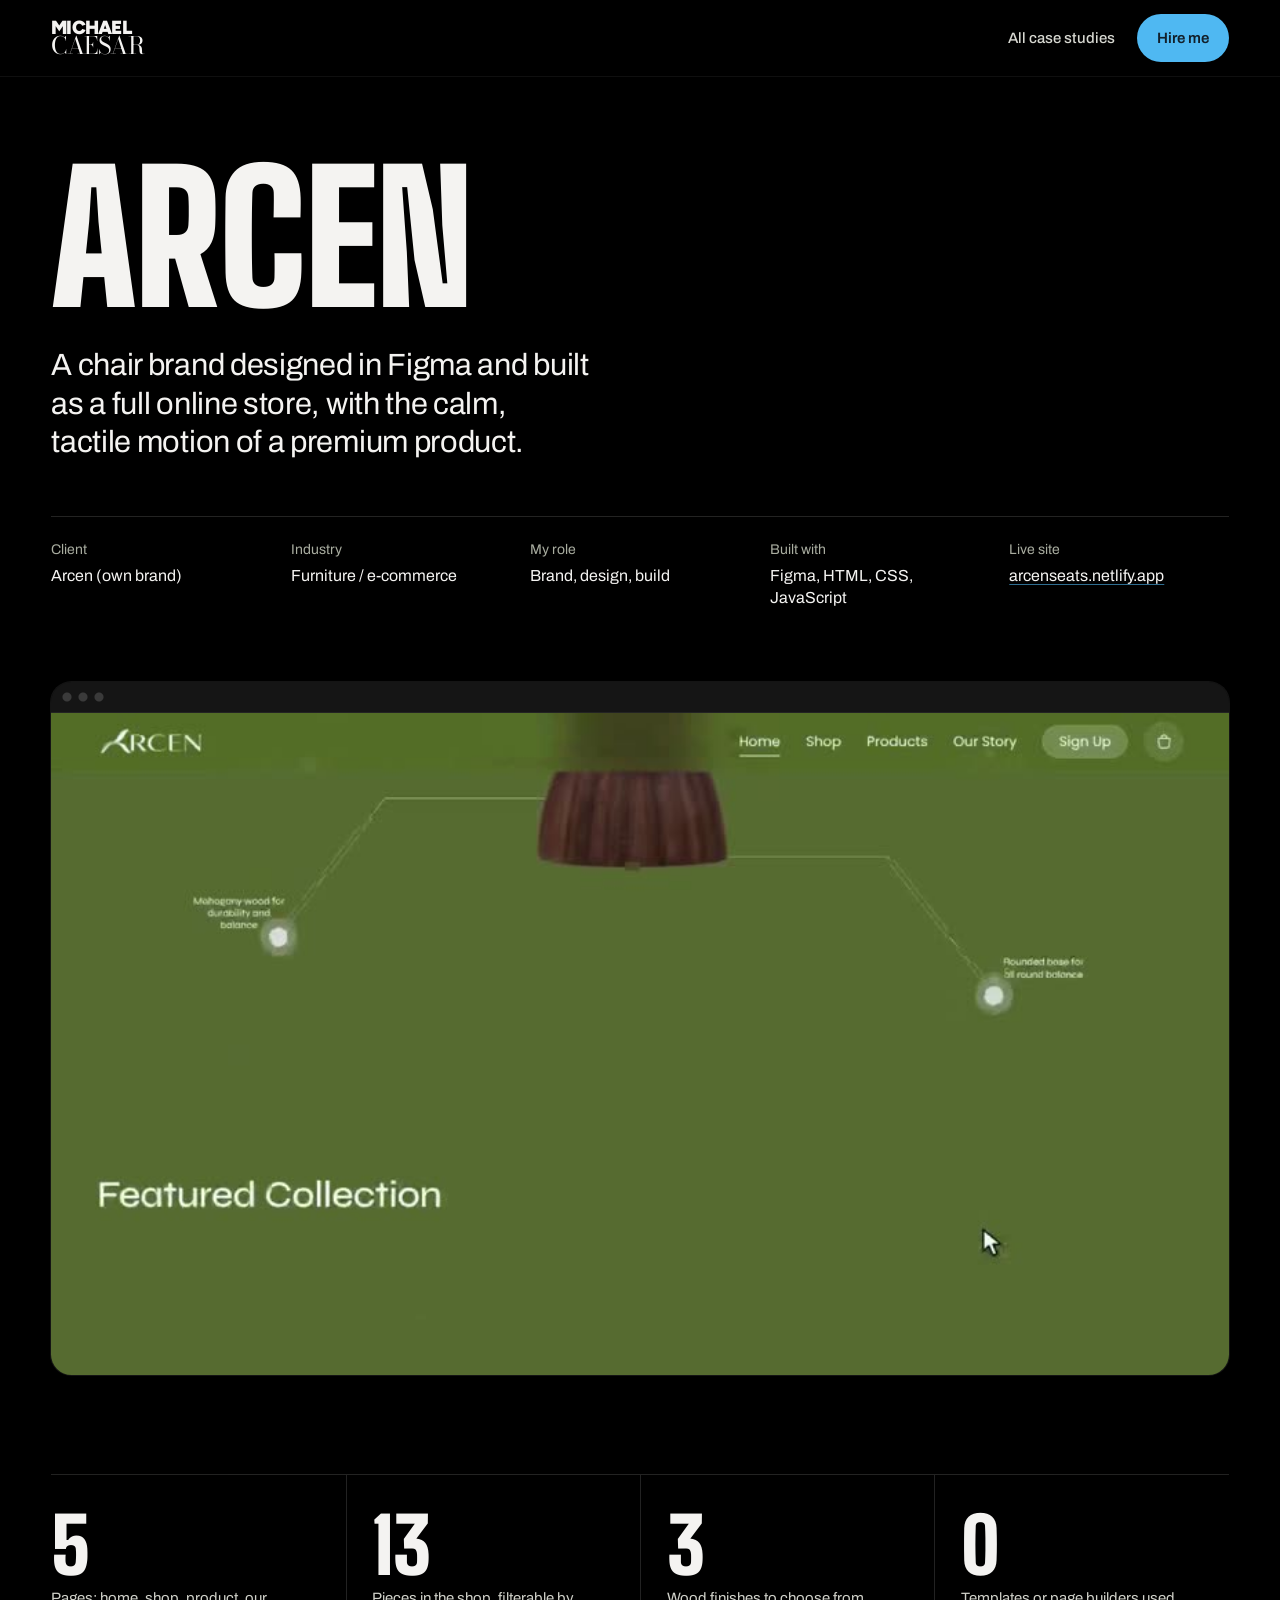
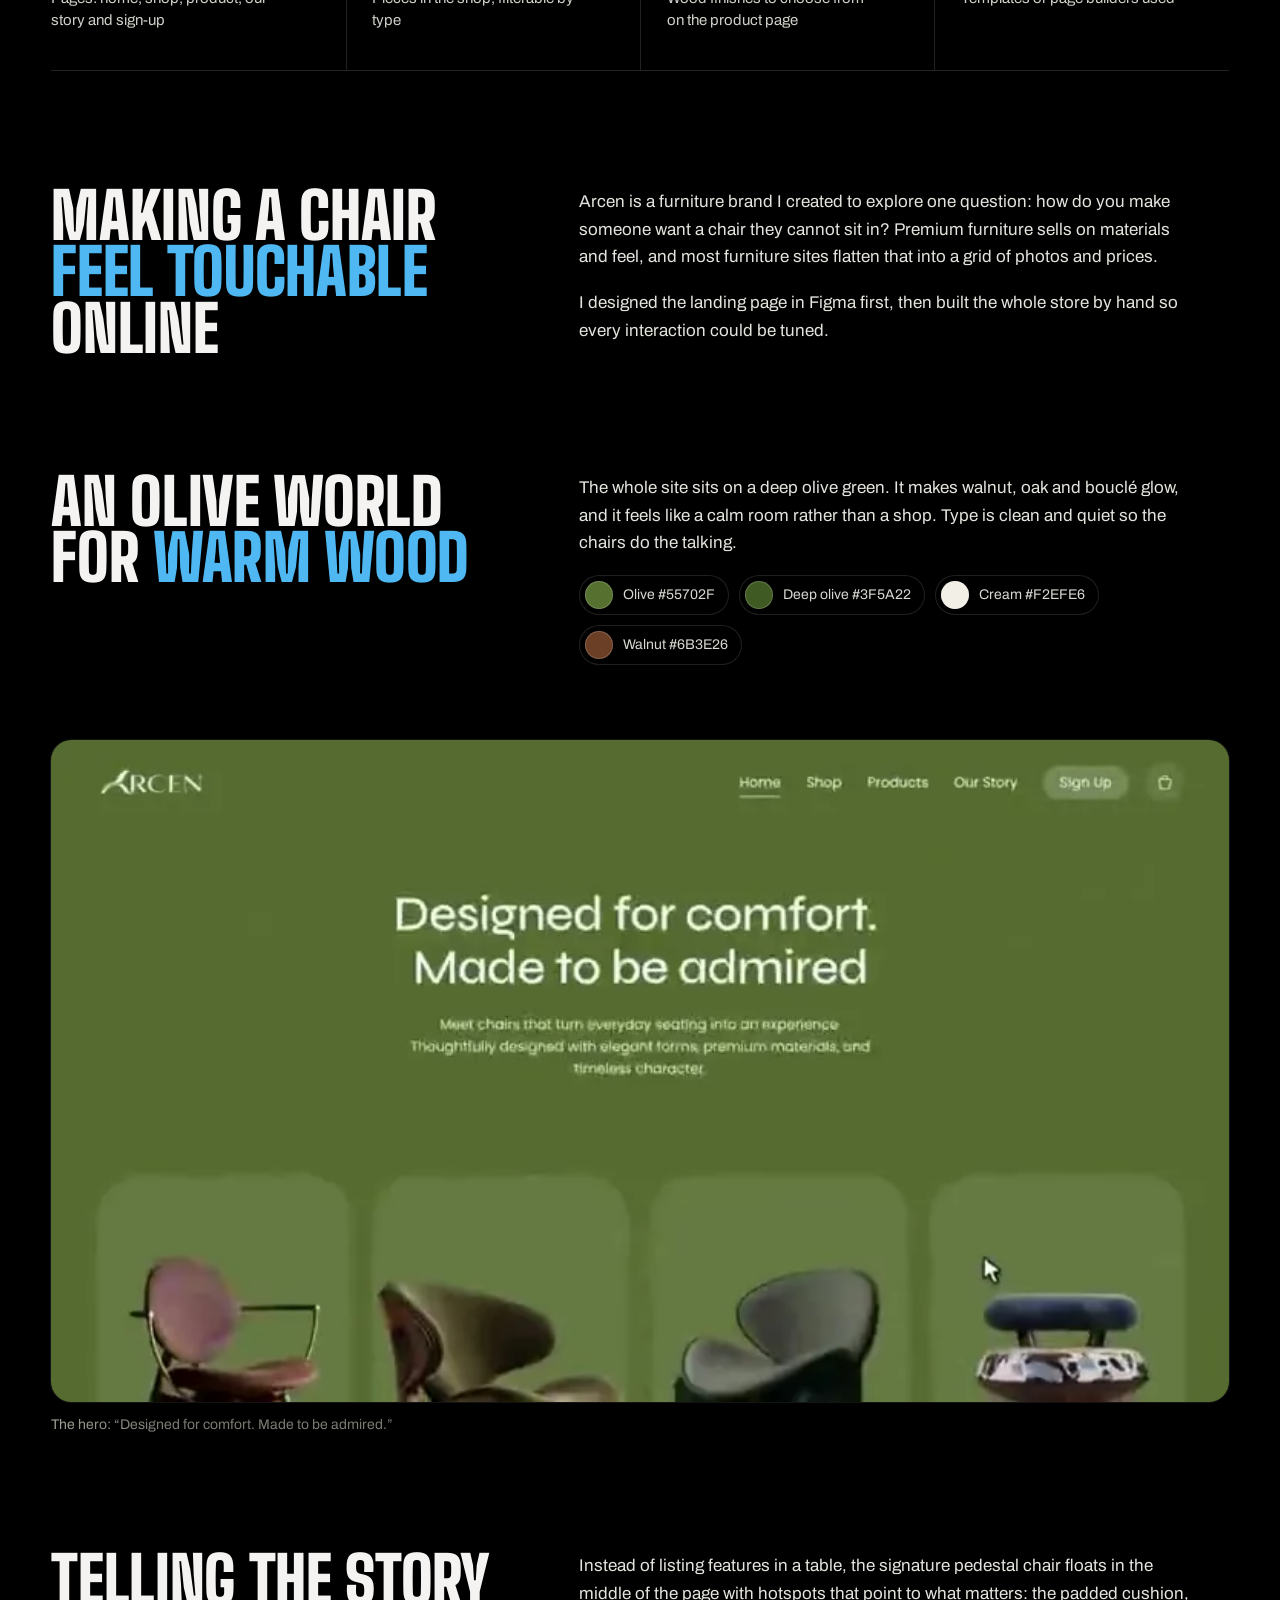
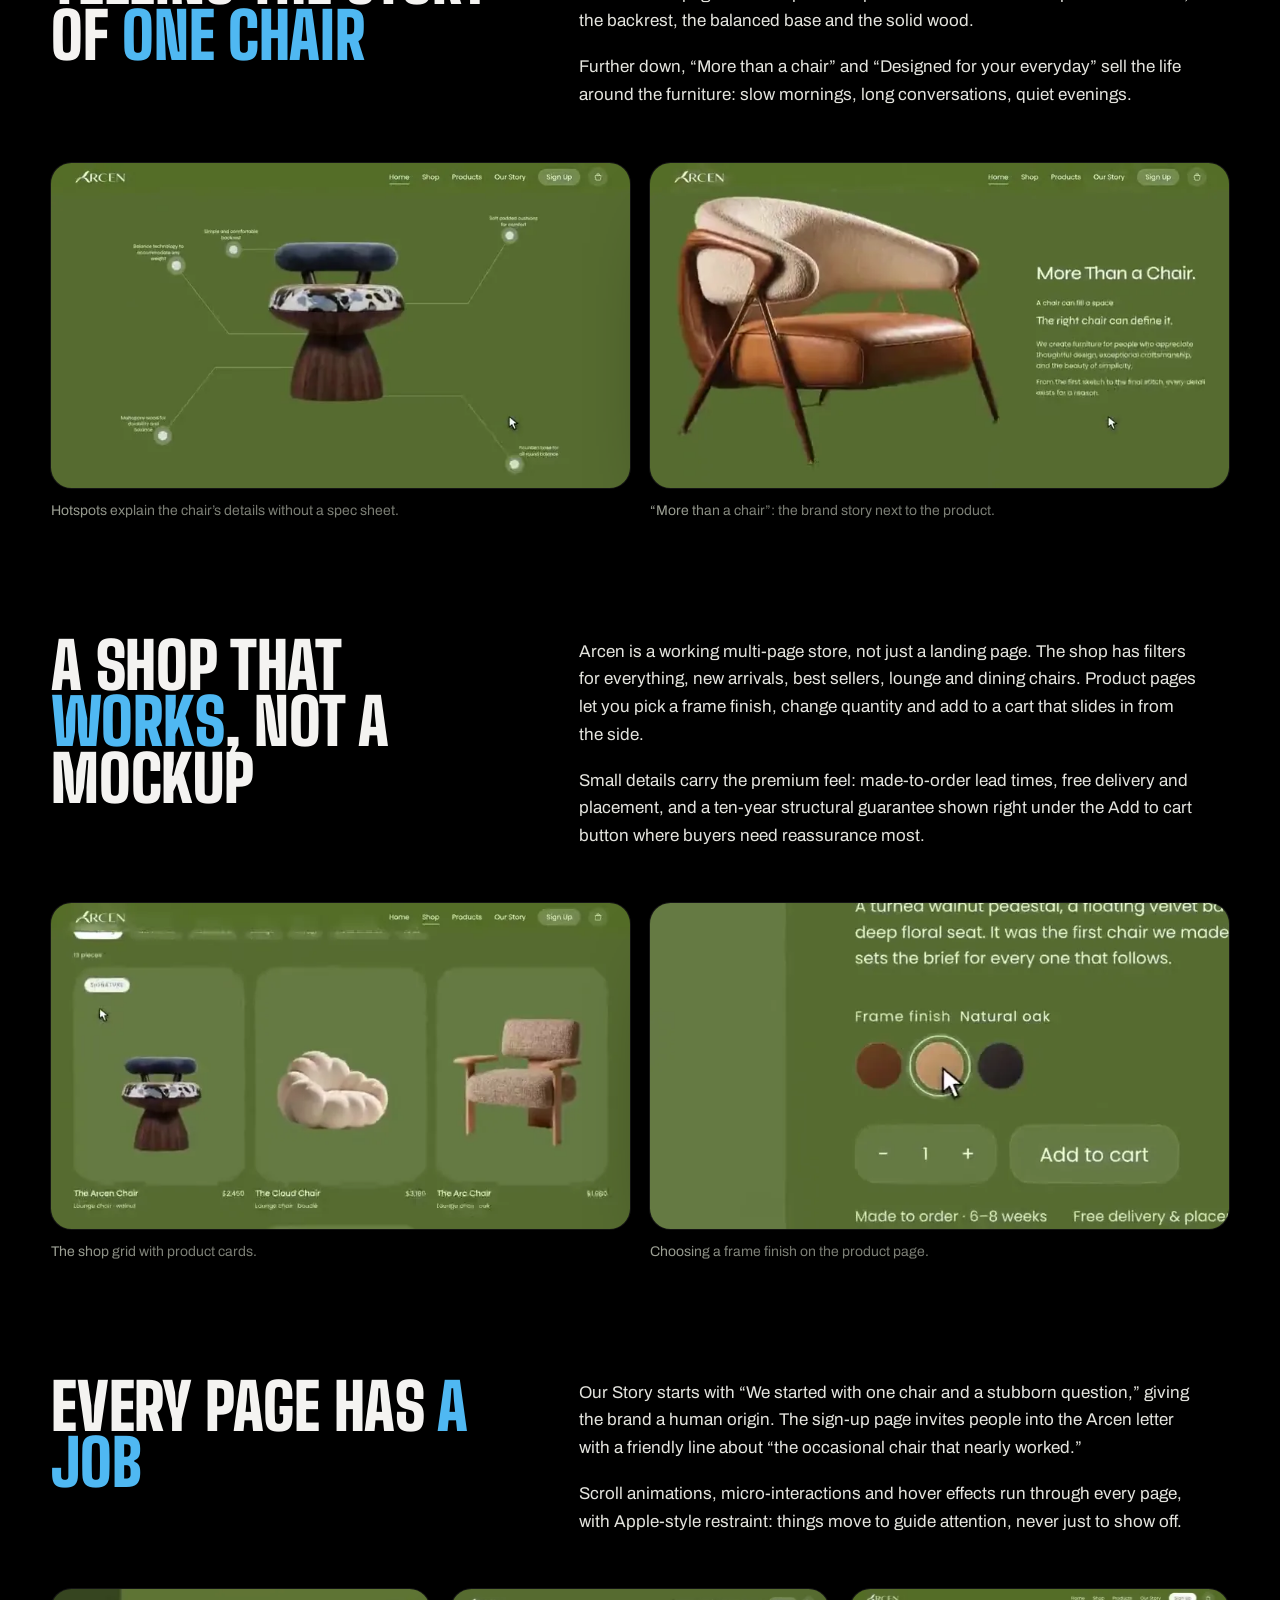
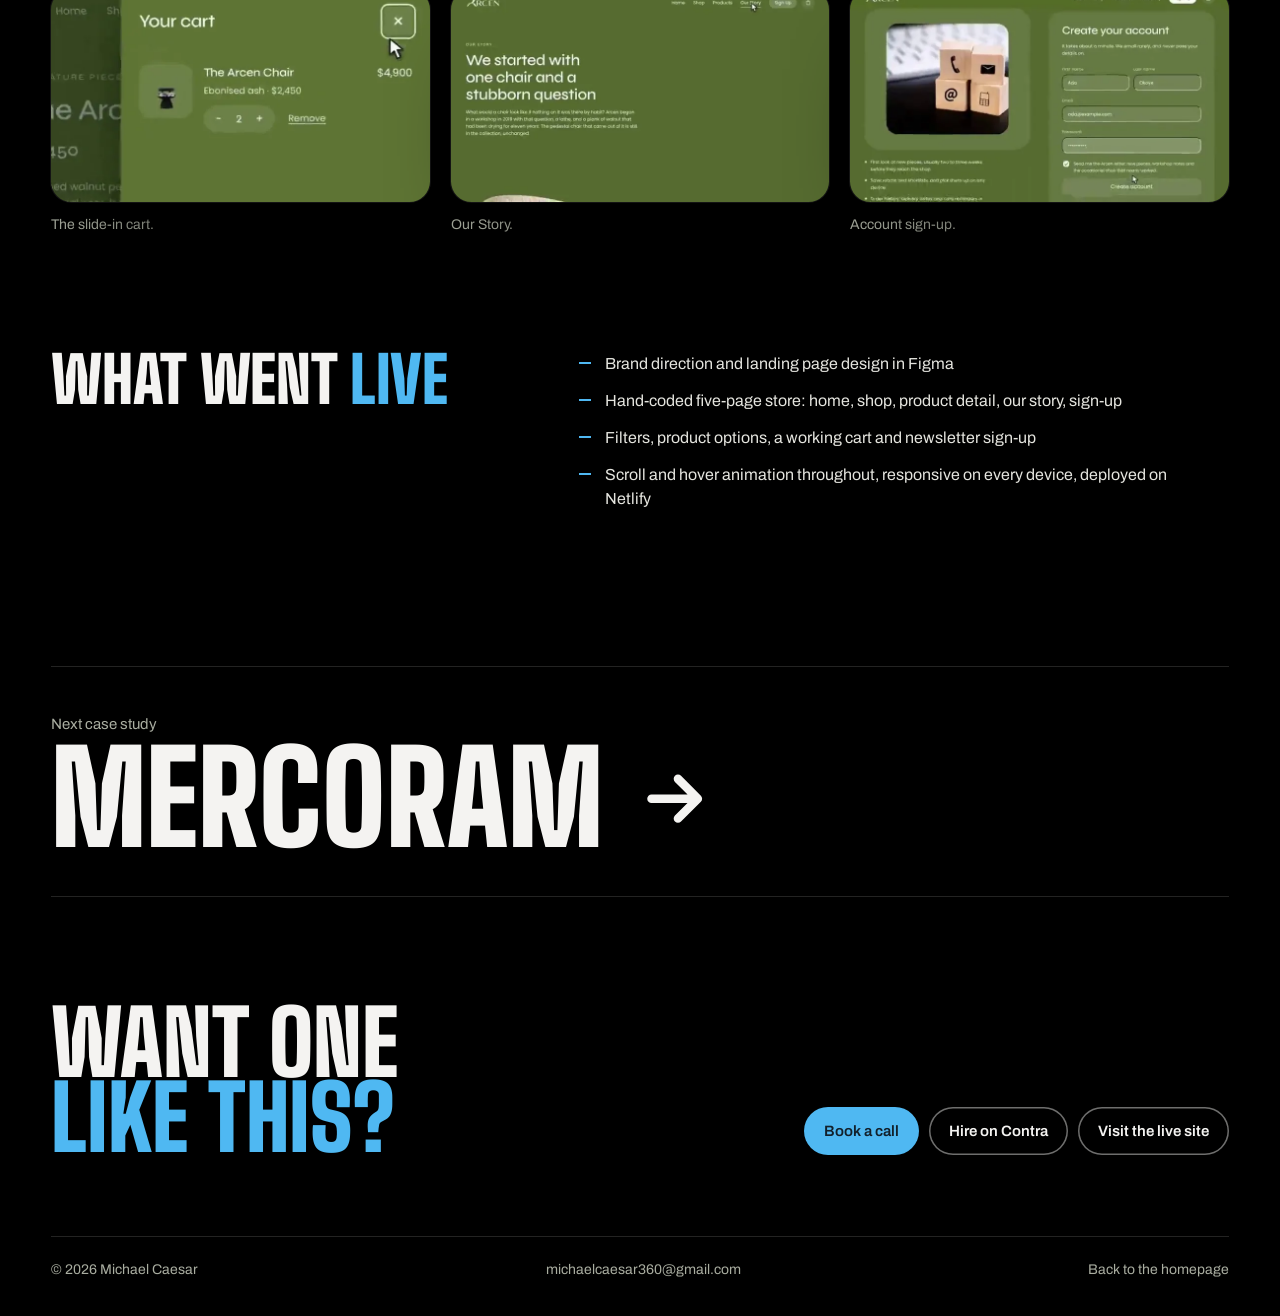
<file: arcen.html>
<!DOCTYPE html>
<html lang="en">
<head>
<meta charset="utf-8">
<meta name="viewport" content="width=device-width, initial-scale=1, viewport-fit=cover">
<title>Arcen — Furniture brand and online store | Michael Caesar</title>
<meta name="description" content="A chair brand designed in Figma and built as a full online store, with the calm, tactile motion of a premium product.">
<meta property="og:title" content="Arcen — Furniture brand and online store | Michael Caesar">
<meta property="og:description" content="A chair brand designed in Figma and built as a full online store, with the calm, tactile motion of a premium product.">
<meta property="og:image" content="../assets/img-13-23bdb1.jpg">
<link rel="preconnect" href="https://fonts.googleapis.com">
<link rel="preconnect" href="https://fonts.gstatic.com" crossorigin>
<link href="https://fonts.googleapis.com/css2?family=Big+Shoulders+Display:wght@800;900&family=Archivo:wght@400;500;600&family=Bodoni+Moda:opsz,wght@6..96,400&family=Figtree:wght@900&display=swap" rel="stylesheet">
<link rel="stylesheet" href="../assets/case.css">
</head>
<body>
<header class="bar">
  <a class="mark" href="../index.html" aria-label="Michael Caesar, home"><b>Michael</b><i>Caesar</i></a>
  <nav><a class="back" href="../index.html#cases">All case studies</a><a class="btn" href="https://contra.com/michaelcaesar360_01qebx1b" target="_blank" rel="noopener">Hire me</a></nav>
</header>
<main>
  <div class="wrap">
    <section class="hero">
      <h1>Arcen</h1>
      <p class="lead">A chair brand designed in Figma and built as a full online store, with the calm, tactile motion of a premium product.</p>
      <dl class="meta"><div><dt>Client</dt><dd>Arcen (own brand)</dd></div><div><dt>Industry</dt><dd>Furniture / e-commerce</dd></div><div><dt>My role</dt><dd>Brand, design, build</dd></div><div><dt>Built with</dt><dd>Figma, HTML, CSS, JavaScript</dd></div><div><dt>Live site</dt><dd><a href="https://arcenseats.netlify.app" target="_blank" rel="noopener">arcenseats.netlify.app</a></dd></div></dl>
    </section>
    <figure class="showcase rv"><div class="frame browser"><video src="../assets/video-06-21724f.mp4" poster="../assets/img-13-23bdb1.jpg" muted loop playsinline autoplay preload="metadata" aria-label="Arcen project walkthrough"></video></div></figure>
    <div class="facts"><div class="rv"><b>5</b><span>Pages: home, shop, product, our story and sign-up</span></div><div class="rv"><b>13</b><span>Pieces in the shop, filterable by type</span></div><div class="rv"><b>3</b><span>Wood finishes to choose from on the product page</span></div><div class="rv"><b>0</b><span>Templates or page builders used</span></div></div>
    <section class="ch rv"><h2>Making a chair <em>feel touchable</em> online</h2><div class="txt"><p>Arcen is a furniture brand I created to explore one question: how do you make someone want a chair they cannot sit in? Premium furniture sells on materials and feel, and most furniture sites flatten that into a grid of photos and prices.</p><p>I designed the landing page in Figma first, then built the whole store by hand so every interaction could be tuned.</p></div></section><section class="ch rv"><h2>An olive world for <em>warm wood</em></h2><div class="txt"><p>The whole site sits on a deep olive green. It makes walnut, oak and bouclé glow, and it feels like a calm room rather than a shop. Type is clean and quiet so the chairs do the talking.</p><div class="swatches"><span class="sw"><i style="background:#55702F"></i>Olive #55702F</span><span class="sw"><i style="background:#3F5A22"></i>Deep olive #3F5A22</span><span class="sw"><i style="background:#F2EFE6"></i>Cream #F2EFE6</span><span class="sw"><i style="background:#6B3E26"></i>Walnut #6B3E26</span></div></div></section><div class="shots"><figure class="rv"><div class="frame"><img src="../assets/cs/arcen-1.webp" alt="The hero: “Designed for comfort. Made to be admired.”" loading="lazy"></div><figcaption>The hero: “Designed for comfort. Made to be admired.”</figcaption></figure></div><section class="ch rv"><h2>Telling the story of <em>one chair</em></h2><div class="txt"><p>Instead of listing features in a table, the signature pedestal chair floats in the middle of the page with hotspots that point to what matters: the padded cushion, the backrest, the balanced base and the solid wood.</p><p>Further down, “More than a chair” and “Designed for your everyday” sell the life around the furniture: slow mornings, long conversations, quiet evenings.</p></div></section><div class="shots two"><figure class="rv"><div class="frame"><img src="../assets/cs/arcen-2.webp" alt="Hotspots explain the chair’s details without a spec sheet." loading="lazy"></div><figcaption>Hotspots explain the chair’s details without a spec sheet.</figcaption></figure><figure class="rv"><div class="frame"><img src="../assets/cs/arcen-3.webp" alt="“More than a chair”: the brand story next to the product." loading="lazy"></div><figcaption>“More than a chair”: the brand story next to the product.</figcaption></figure></div><section class="ch rv"><h2>A shop that <em>works</em>, not a mockup</h2><div class="txt"><p>Arcen is a working multi-page store, not just a landing page. The shop has filters for everything, new arrivals, best sellers, lounge and dining chairs. Product pages let you pick a frame finish, change quantity and add to a cart that slides in from the side.</p><p>Small details carry the premium feel: made-to-order lead times, free delivery and placement, and a ten-year structural guarantee shown right under the Add to cart button where buyers need reassurance most.</p></div></section><div class="shots two"><figure class="rv"><div class="frame"><img src="../assets/cs/arcen-4.webp" alt="The shop grid with product cards." loading="lazy"></div><figcaption>The shop grid with product cards.</figcaption></figure><figure class="rv"><div class="frame"><img src="../assets/cs/arcen-5.webp" alt="Choosing a frame finish on the product page." loading="lazy"></div><figcaption>Choosing a frame finish on the product page.</figcaption></figure></div><section class="ch rv"><h2>Every page has <em>a job</em></h2><div class="txt"><p>Our Story starts with “We started with one chair and a stubborn question,” giving the brand a human origin. The sign-up page invites people into the Arcen letter with a friendly line about “the occasional chair that nearly worked.”</p><p>Scroll animations, micro-interactions and hover effects run through every page, with Apple-style restraint: things move to guide attention, never just to show off.</p></div></section><div class="shots three"><figure class="rv"><div class="frame"><img src="../assets/cs/arcen-6.webp" alt="The slide-in cart." loading="lazy"></div><figcaption>The slide-in cart.</figcaption></figure><figure class="rv"><div class="frame"><img src="../assets/cs/arcen-7.webp" alt="Our Story." loading="lazy"></div><figcaption>Our Story.</figcaption></figure><figure class="rv"><div class="frame"><img src="../assets/cs/arcen-8.webp" alt="Account sign-up." loading="lazy"></div><figcaption>Account sign-up.</figcaption></figure></div>
    
    <section class="ch rv"><h2>What went <em>live</em></h2><div class="txt"><ul><li>Brand direction and landing page design in Figma</li><li>Hand-coded five-page store: home, shop, product detail, our story, sign-up</li><li>Filters, product options, a working cart and newsletter sign-up</li><li>Scroll and hover animation throughout, responsive on every device, deployed on Netlify</li></ul></div></section>
    <a class="next" href="mercoram.html"><span>Next case study</span><b>Mercoram <svg viewBox="0 0 24 24" aria-hidden="true"><path d="M5 12h13M13 6l6 6-6 6" fill="none" stroke="currentColor" stroke-width="2.6" stroke-linecap="round" stroke-linejoin="round"/></svg></b></a>
    <section class="cta">
      <h2>Want one<span>like this?</span></h2>
      <div class="btns"><a class="btn" href="https://calendly.com/michaelcaesar360" target="_blank" rel="noopener">Book a call</a><a class="btn line" href="https://contra.com/michaelcaesar360_01qebx1b" target="_blank" rel="noopener">Hire on Contra</a><a class="btn line" href="https://arcenseats.netlify.app" target="_blank" rel="noopener">Visit the live site</a></div>
    </section>
    <footer class="foot"><span>&copy; 2026 Michael Caesar</span><a href="mailto:michaelcaesar360@gmail.com">michaelcaesar360@gmail.com</a><a href="../index.html">Back to the homepage</a></footer>
  </div>
</main>
<script>
(function(){
  var io=new IntersectionObserver(function(es){es.forEach(function(e){if(e.isIntersecting){e.target.classList.add('in');io.unobserve(e.target);}});},{threshold:.12,rootMargin:'0px 0px -5% 0px'});
  document.querySelectorAll('.rv').forEach(function(el){io.observe(el);});
  var v=document.querySelector('.showcase video');
  if(v){new IntersectionObserver(function(es){es.forEach(function(e){e.isIntersecting?v.play().catch(function(){}):v.pause();});}).observe(v);}
})();
</script>
</body>
</html>
</file>
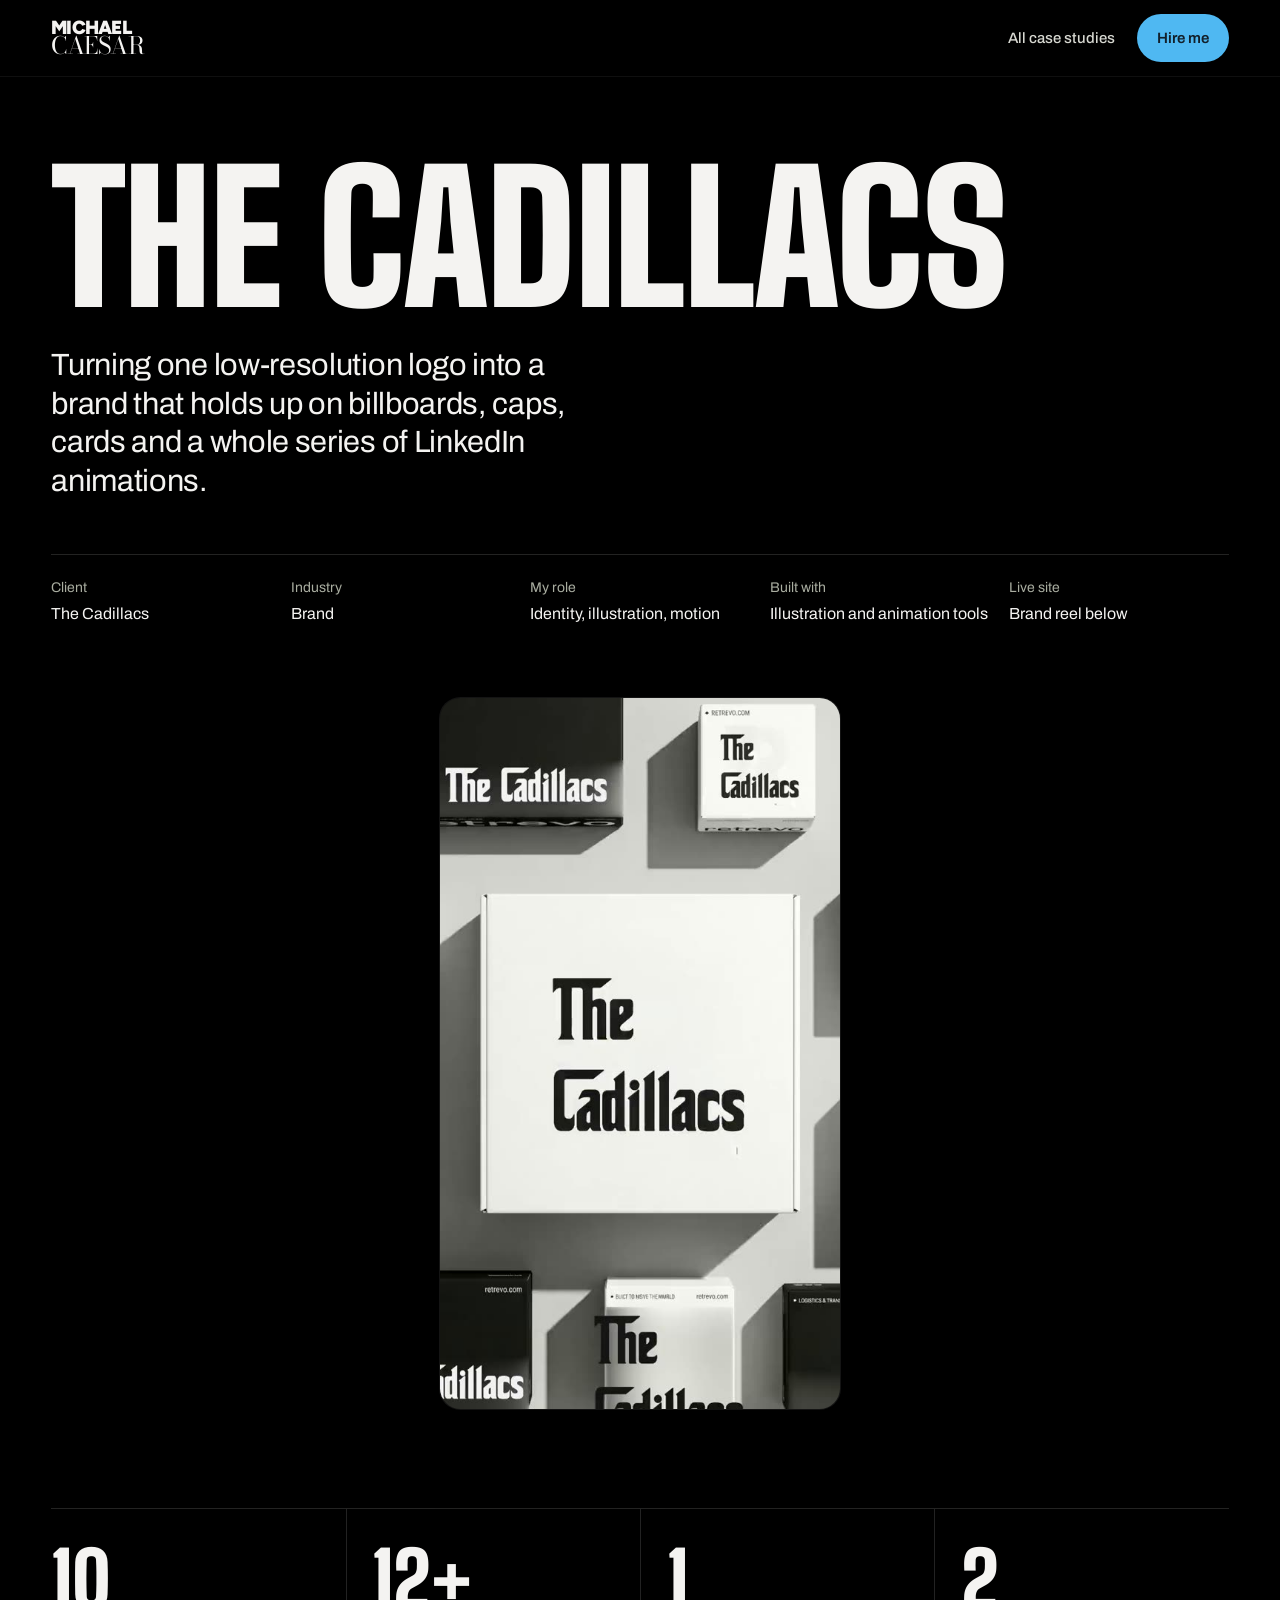
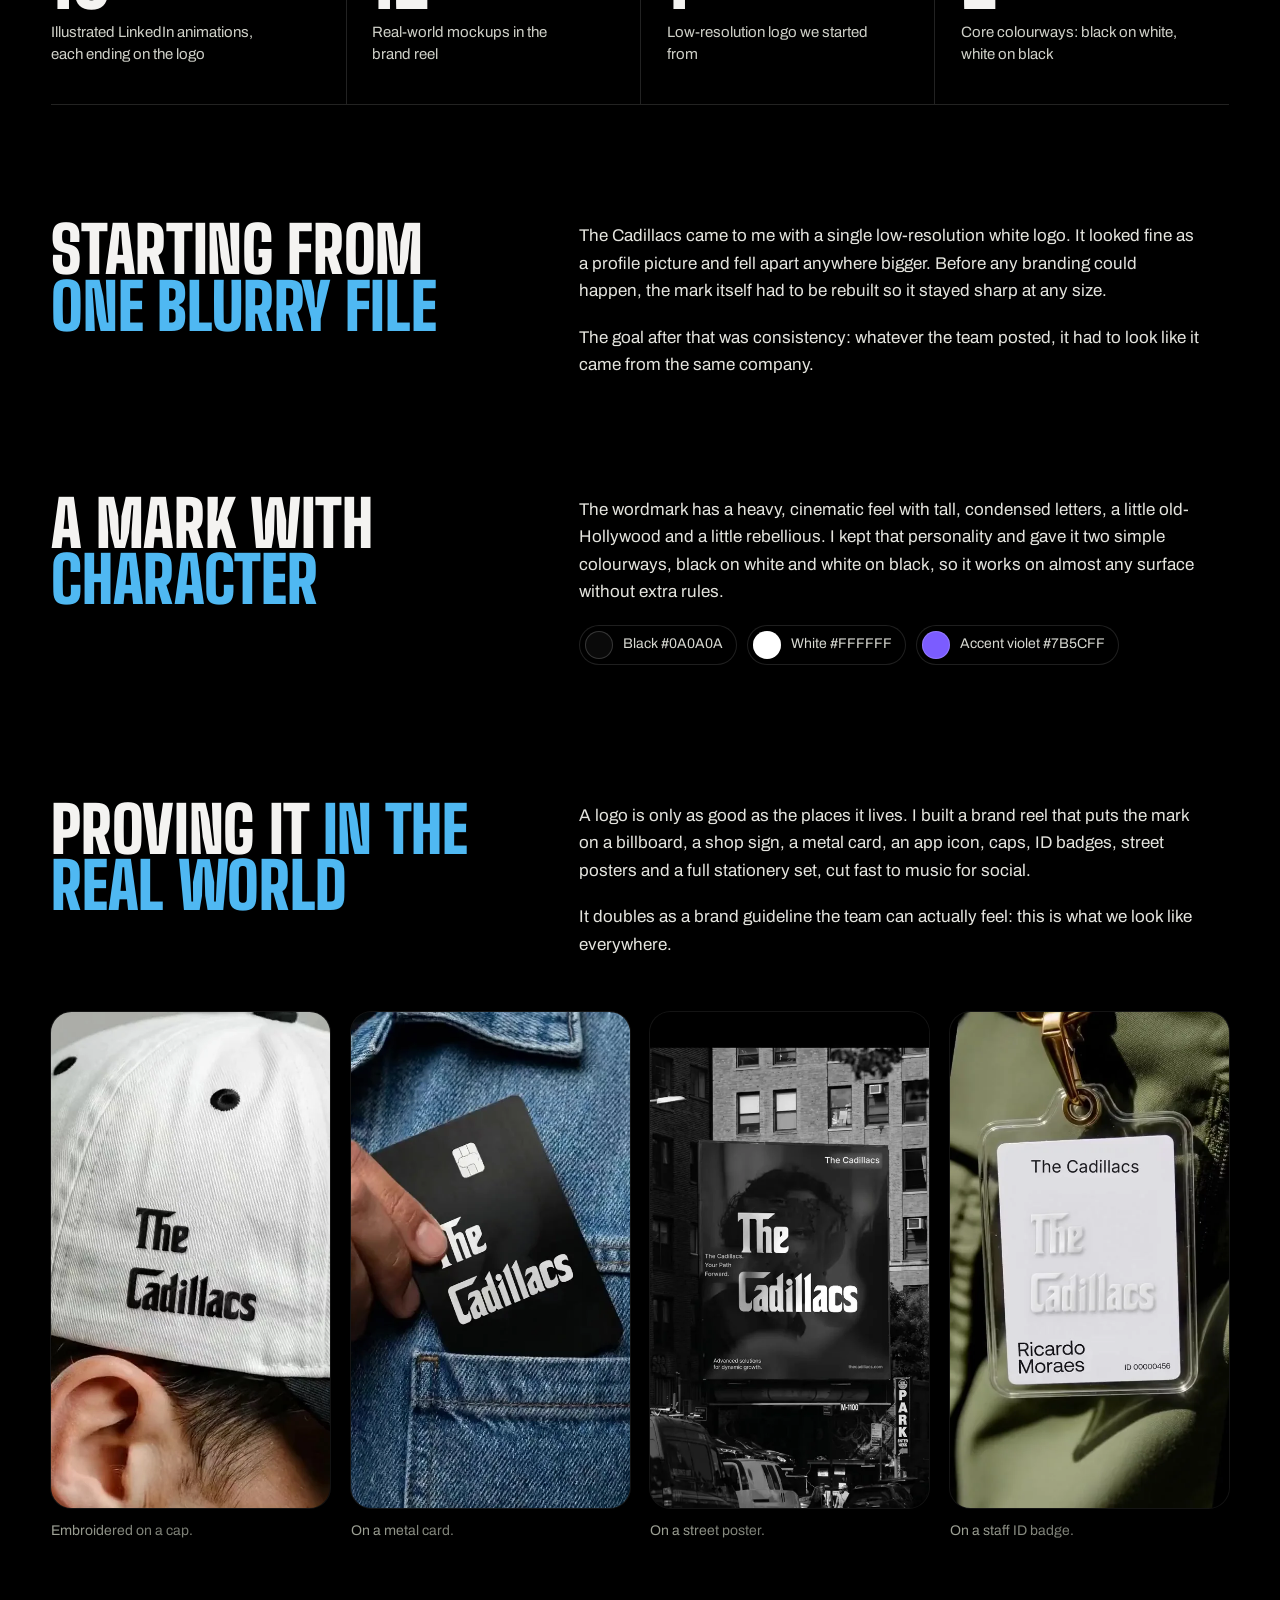
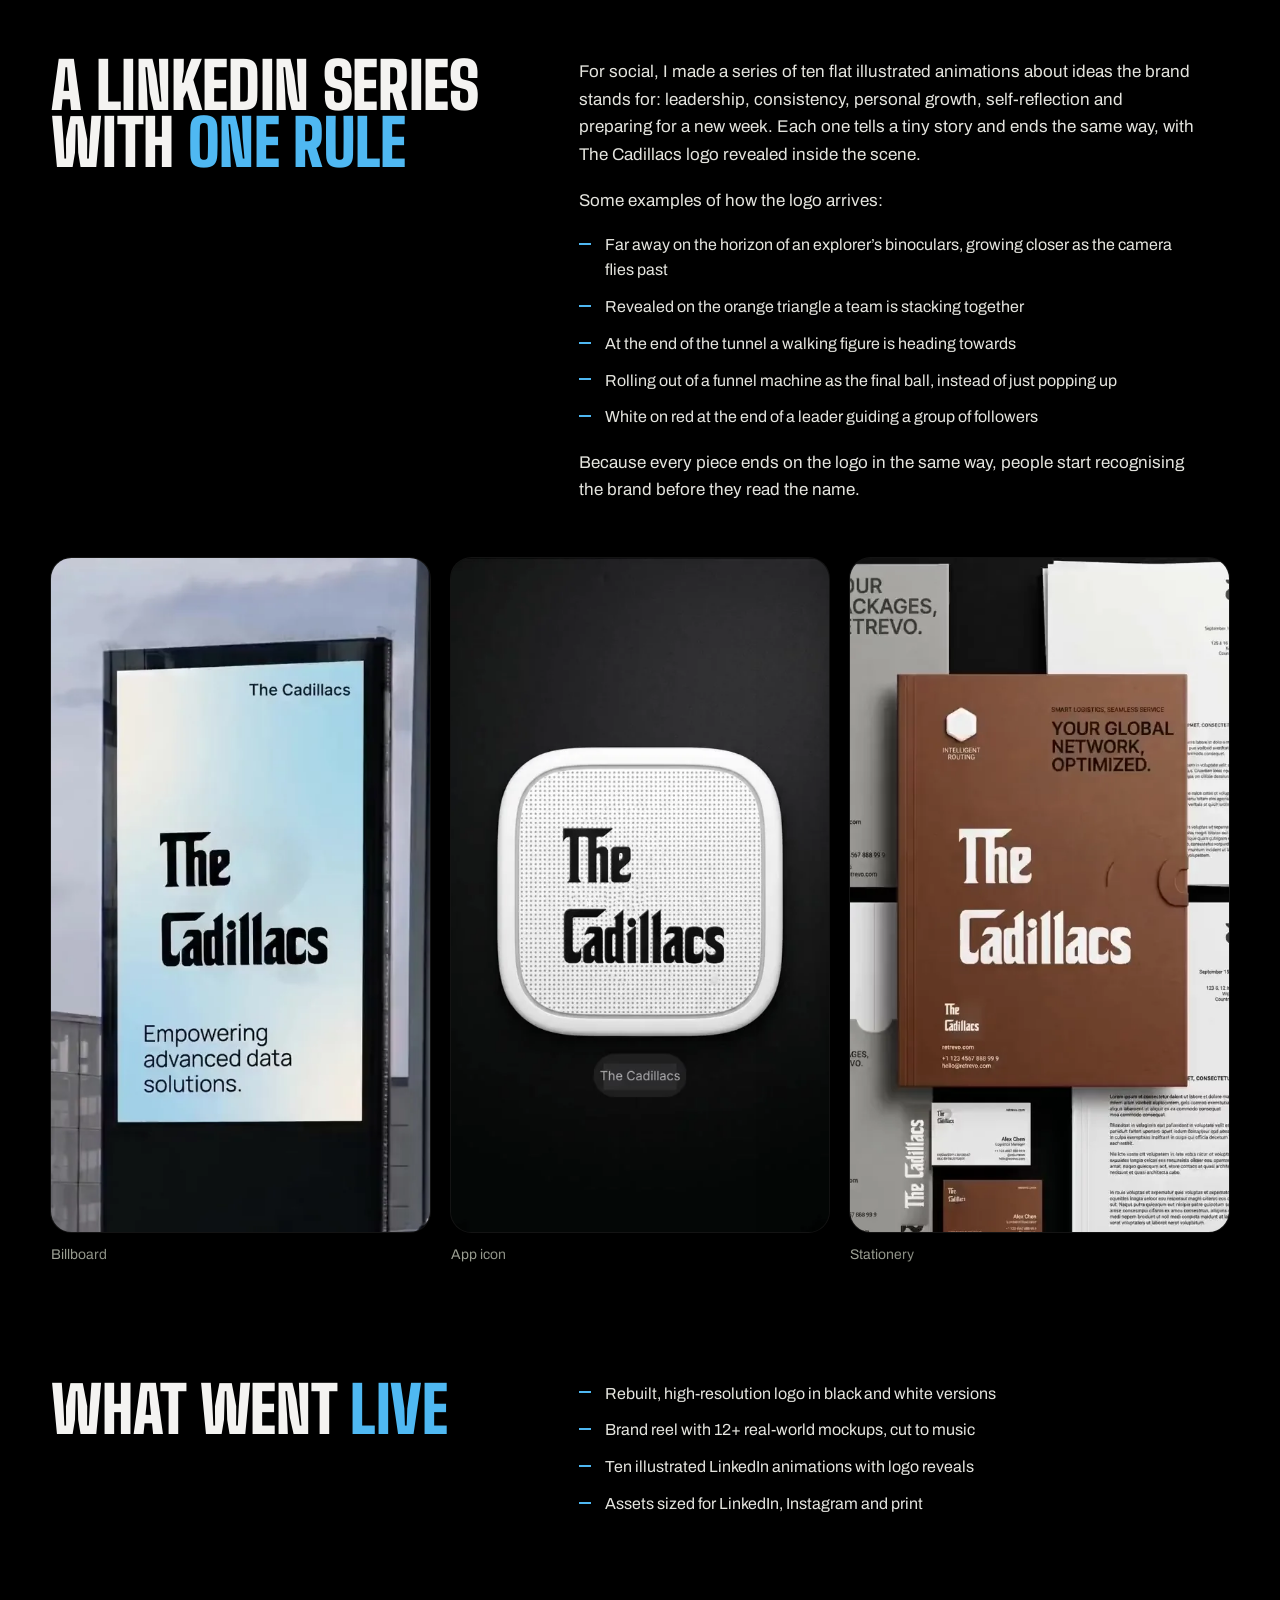
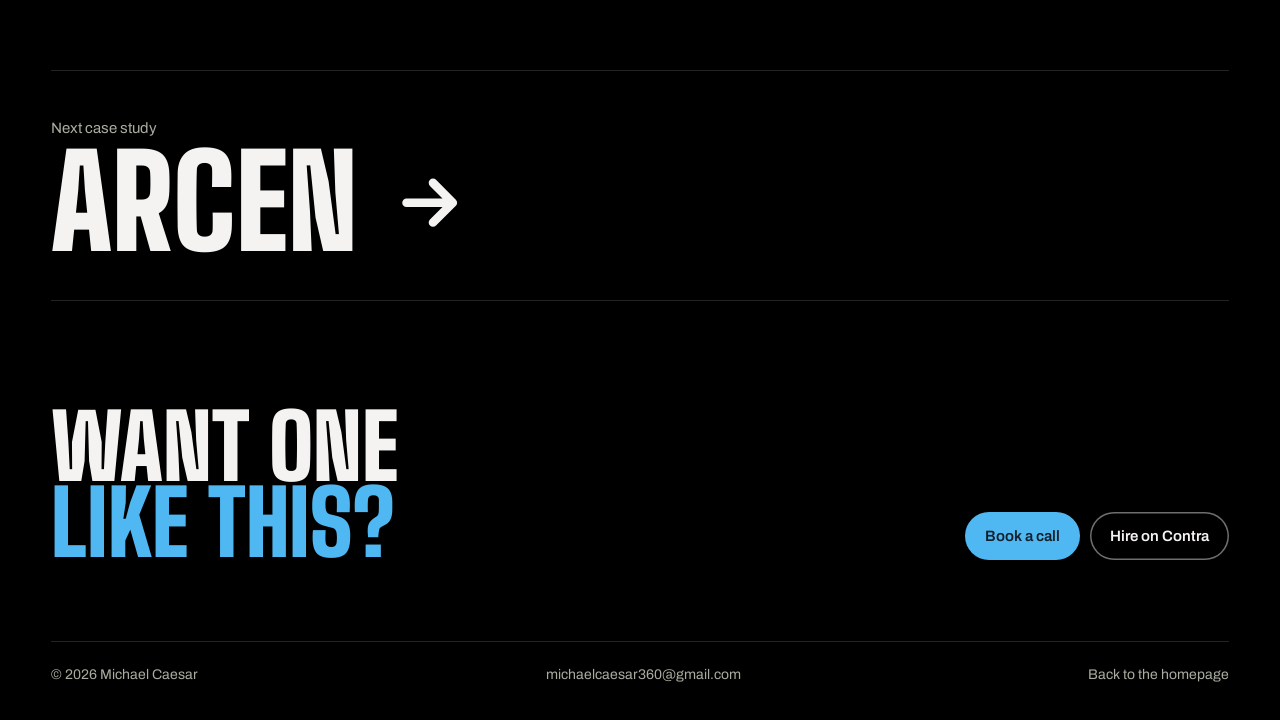
<file: cadillacs.html>
<!DOCTYPE html>
<html lang="en">
<head>
<meta charset="utf-8">
<meta name="viewport" content="width=device-width, initial-scale=1, viewport-fit=cover">
<title>The Cadillacs — Brand identity and motion | Michael Caesar</title>
<meta name="description" content="Turning one low-resolution logo into a brand that holds up on billboards, caps, cards and a whole series of LinkedIn animations.">
<meta property="og:title" content="The Cadillacs — Brand identity and motion | Michael Caesar">
<meta property="og:description" content="Turning one low-resolution logo into a brand that holds up on billboards, caps, cards and a whole series of LinkedIn animations.">
<meta property="og:image" content="../assets/cadillacs-reel.jpg">
<link rel="preconnect" href="https://fonts.googleapis.com">
<link rel="preconnect" href="https://fonts.gstatic.com" crossorigin>
<link href="https://fonts.googleapis.com/css2?family=Big+Shoulders+Display:wght@800;900&family=Archivo:wght@400;500;600&family=Bodoni+Moda:opsz,wght@6..96,400&family=Figtree:wght@900&display=swap" rel="stylesheet">
<link rel="stylesheet" href="../assets/case.css">
</head>
<body>
<header class="bar">
  <a class="mark" href="../index.html" aria-label="Michael Caesar, home"><b>Michael</b><i>Caesar</i></a>
  <nav><a class="back" href="../index.html#cases">All case studies</a><a class="btn" href="https://contra.com/michaelcaesar360_01qebx1b" target="_blank" rel="noopener">Hire me</a></nav>
</header>
<main>
  <div class="wrap">
    <section class="hero">
      <h1>The Cadillacs</h1>
      <p class="lead">Turning one low-resolution logo into a brand that holds up on billboards, caps, cards and a whole series of LinkedIn animations.</p>
      <dl class="meta"><div><dt>Client</dt><dd>The Cadillacs</dd></div><div><dt>Industry</dt><dd>Brand</dd></div><div><dt>My role</dt><dd>Identity, illustration, motion</dd></div><div><dt>Built with</dt><dd>Illustration and animation tools</dd></div><div><dt>Live site</dt><dd>Brand reel below</dd></div></dl>
    </section>
    <figure class="showcase rv"><div class="frame tall"><video src="../assets/cadillacs-reel.mp4" poster="../assets/cadillacs-reel.jpg" muted loop playsinline autoplay preload="metadata" aria-label="The Cadillacs project walkthrough"></video></div></figure>
    <div class="facts"><div class="rv"><b>10</b><span>Illustrated LinkedIn animations, each ending on the logo</span></div><div class="rv"><b>12+</b><span>Real-world mockups in the brand reel</span></div><div class="rv"><b>1</b><span>Low-resolution logo we started from</span></div><div class="rv"><b>2</b><span>Core colourways: black on white, white on black</span></div></div>
    <section class="ch rv"><h2>Starting from <em>one blurry file</em></h2><div class="txt"><p>The Cadillacs came to me with a single low-resolution white logo. It looked fine as a profile picture and fell apart anywhere bigger. Before any branding could happen, the mark itself had to be rebuilt so it stayed sharp at any size.</p><p>The goal after that was consistency: whatever the team posted, it had to look like it came from the same company.</p></div></section><section class="ch rv"><h2>A mark with <em>character</em></h2><div class="txt"><p>The wordmark has a heavy, cinematic feel with tall, condensed letters, a little old-Hollywood and a little rebellious. I kept that personality and gave it two simple colourways, black on white and white on black, so it works on almost any surface without extra rules.</p><div class="swatches"><span class="sw"><i style="background:#0A0A0A"></i>Black #0A0A0A</span><span class="sw"><i style="background:#FFFFFF"></i>White #FFFFFF</span><span class="sw"><i style="background:#7B5CFF"></i>Accent violet #7B5CFF</span></div></div></section><section class="ch rv"><h2>Proving it <em>in the real world</em></h2><div class="txt"><p>A logo is only as good as the places it lives. I built a brand reel that puts the mark on a billboard, a shop sign, a metal card, an app icon, caps, ID badges, street posters and a full stationery set, cut fast to music for social.</p><p>It doubles as a brand guideline the team can actually feel: this is what we look like everywhere.</p></div></section><div class="shots portrait"><figure class="rv"><div class="frame"><img src="../assets/cs/cadillacs-2.webp" alt="Embroidered on a cap." loading="lazy"></div><figcaption>Embroidered on a cap.</figcaption></figure><figure class="rv"><div class="frame"><img src="../assets/cs/cadillacs-4.webp" alt="On a metal card." loading="lazy"></div><figcaption>On a metal card.</figcaption></figure><figure class="rv"><div class="frame"><img src="../assets/cs/cadillacs-5.webp" alt="On a street poster." loading="lazy"></div><figcaption>On a street poster.</figcaption></figure><figure class="rv"><div class="frame"><img src="../assets/cs/cadillacs-8.webp" alt="On a staff ID badge." loading="lazy"></div><figcaption>On a staff ID badge.</figcaption></figure></div><section class="ch rv"><h2>A LinkedIn series with <em>one rule</em></h2><div class="txt"><p>For social, I made a series of ten flat illustrated animations about ideas the brand stands for: leadership, consistency, personal growth, self-reflection and preparing for a new week. Each one tells a tiny story and ends the same way, with The Cadillacs logo revealed inside the scene.</p><p>Some examples of how the logo arrives:</p><ul><li>Far away on the horizon of an explorer’s binoculars, growing closer as the camera flies past</li><li>Revealed on the orange triangle a team is stacking together</li><li>At the end of the tunnel a walking figure is heading towards</li><li>Rolling out of a funnel machine as the final ball, instead of just popping up</li><li>White on red at the end of a leader guiding a group of followers</li></ul><p>Because every piece ends on the logo in the same way, people start recognising the brand before they read the name.</p></div></section><div class="shots three"><figure class="rv"><div class="frame"><img src="../assets/cs/cadillacs-3.webp" alt="Billboard" loading="lazy"></div><figcaption>Billboard</figcaption></figure><figure class="rv"><div class="frame"><img src="../assets/cs/cadillacs-6.webp" alt="App icon" loading="lazy"></div><figcaption>App icon</figcaption></figure><figure class="rv"><div class="frame"><img src="../assets/cs/cadillacs-7.webp" alt="Stationery" loading="lazy"></div><figcaption>Stationery</figcaption></figure></div>
    
    <section class="ch rv"><h2>What went <em>live</em></h2><div class="txt"><ul><li>Rebuilt, high-resolution logo in black and white versions</li><li>Brand reel with 12+ real-world mockups, cut to music</li><li>Ten illustrated LinkedIn animations with logo reveals</li><li>Assets sized for LinkedIn, Instagram and print</li></ul></div></section>
    <a class="next" href="arcen.html"><span>Next case study</span><b>Arcen <svg viewBox="0 0 24 24" aria-hidden="true"><path d="M5 12h13M13 6l6 6-6 6" fill="none" stroke="currentColor" stroke-width="2.6" stroke-linecap="round" stroke-linejoin="round"/></svg></b></a>
    <section class="cta">
      <h2>Want one<span>like this?</span></h2>
      <div class="btns"><a class="btn" href="https://calendly.com/michaelcaesar360" target="_blank" rel="noopener">Book a call</a><a class="btn line" href="https://contra.com/michaelcaesar360_01qebx1b" target="_blank" rel="noopener">Hire on Contra</a></div>
    </section>
    <footer class="foot"><span>&copy; 2026 Michael Caesar</span><a href="mailto:michaelcaesar360@gmail.com">michaelcaesar360@gmail.com</a><a href="../index.html">Back to the homepage</a></footer>
  </div>
</main>
<script>
(function(){
  var io=new IntersectionObserver(function(es){es.forEach(function(e){if(e.isIntersecting){e.target.classList.add('in');io.unobserve(e.target);}});},{threshold:.12,rootMargin:'0px 0px -5% 0px'});
  document.querySelectorAll('.rv').forEach(function(el){io.observe(el);});
  var v=document.querySelector('.showcase video');
  if(v){new IntersectionObserver(function(es){es.forEach(function(e){e.isIntersecting?v.play().catch(function(){}):v.pause();});}).observe(v);}
})();
</script>
</body>
</html>
</file>
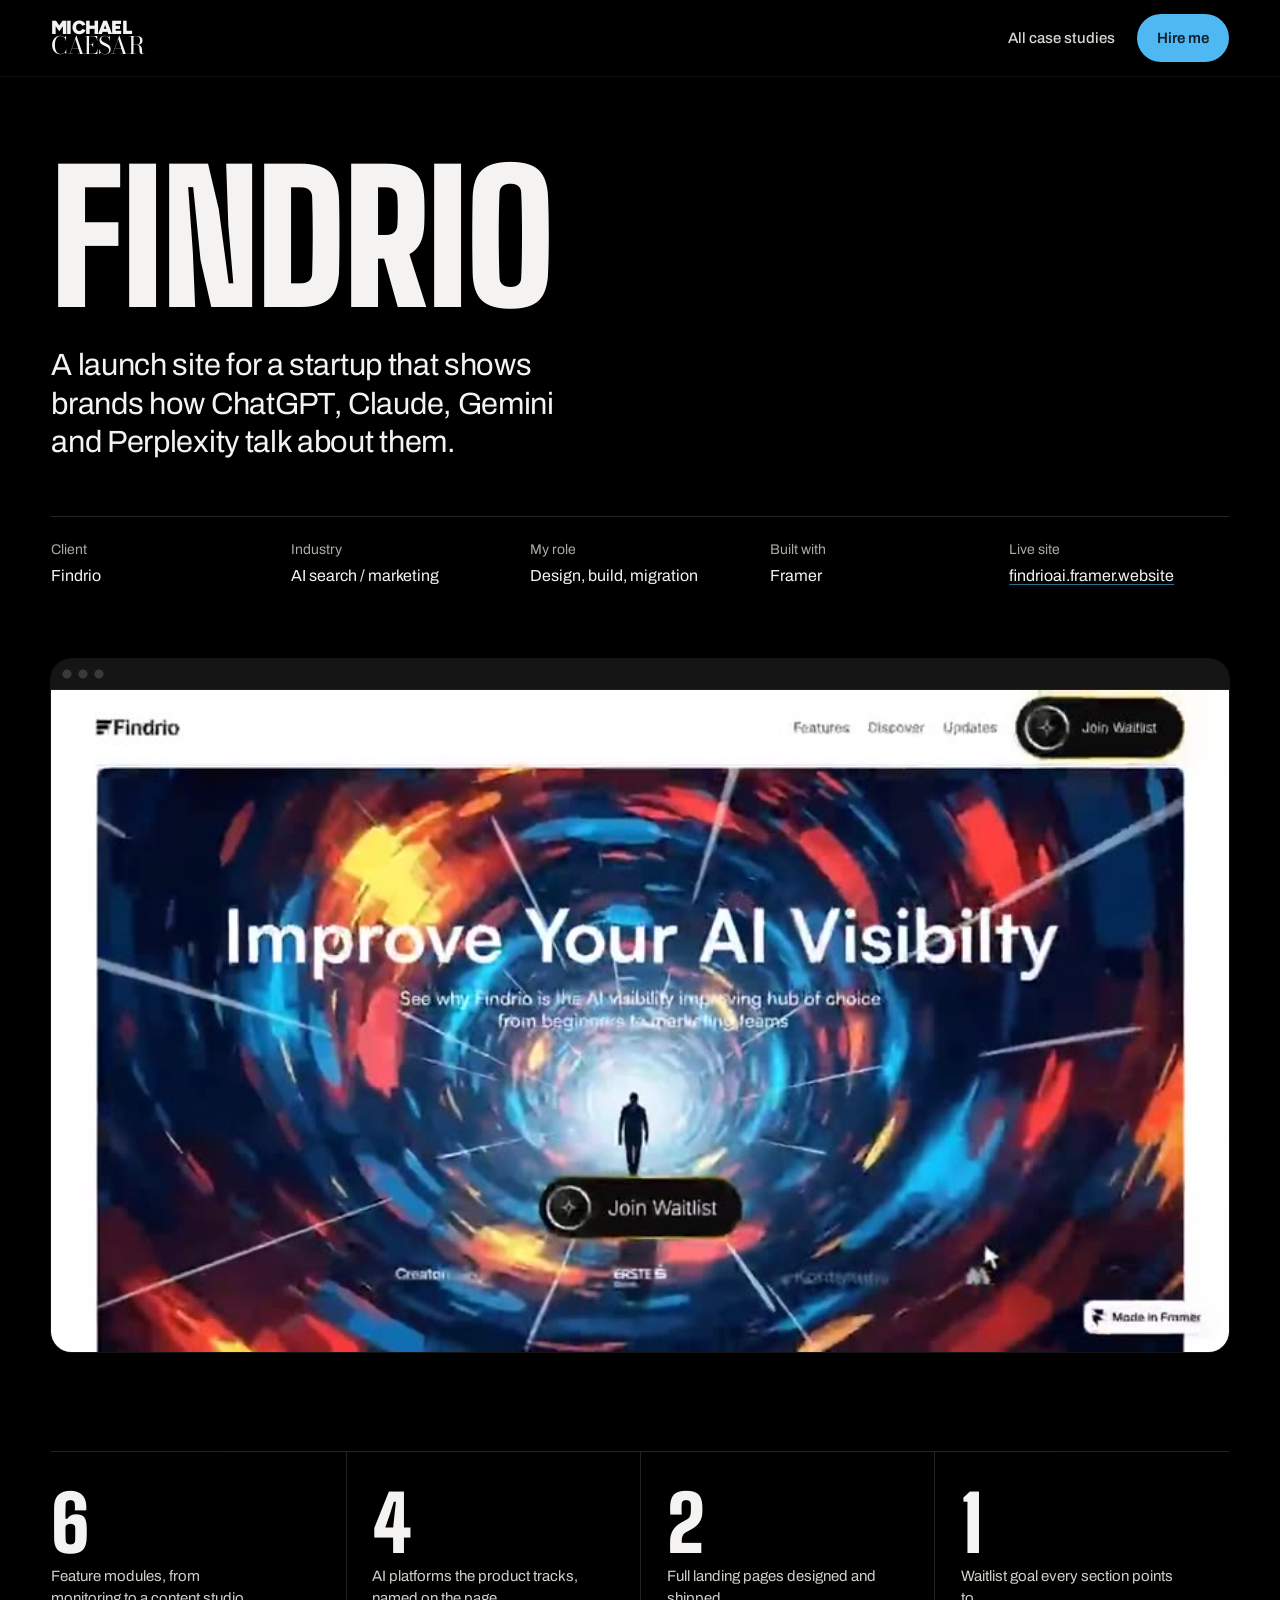
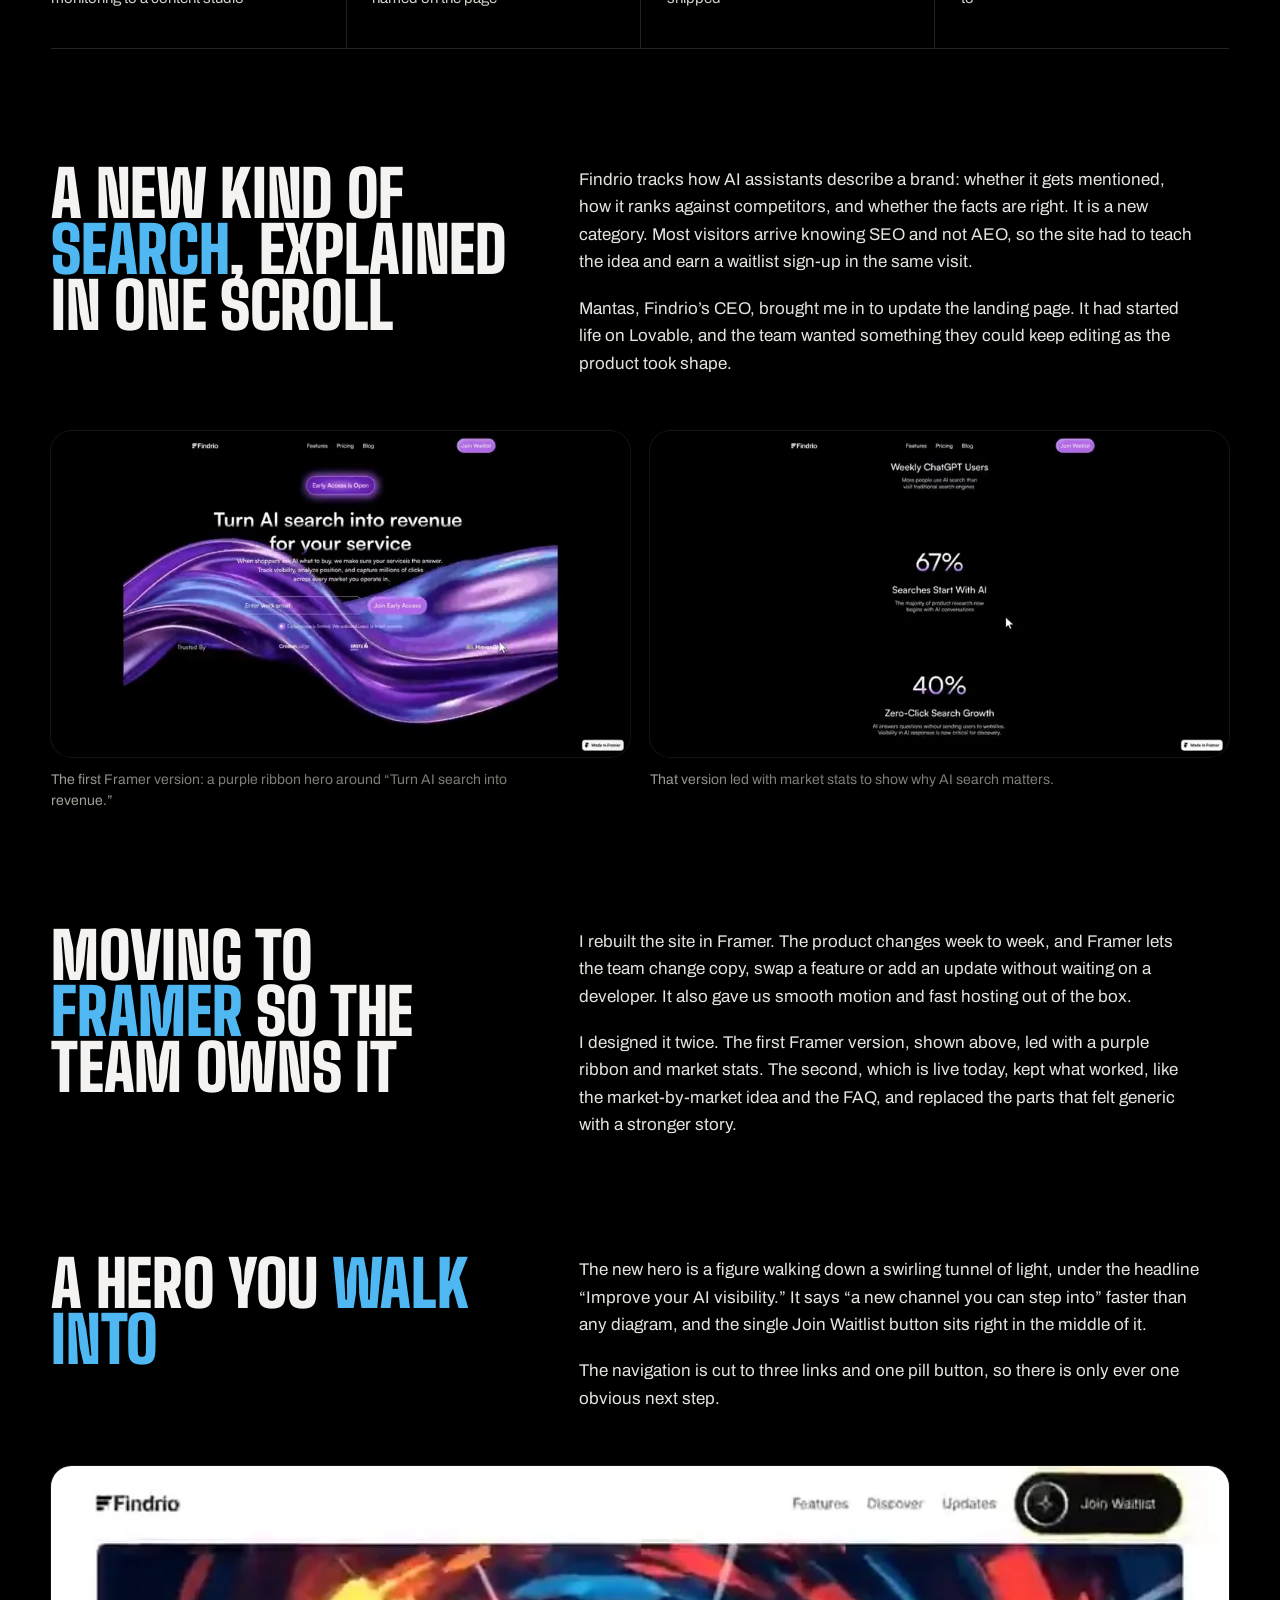
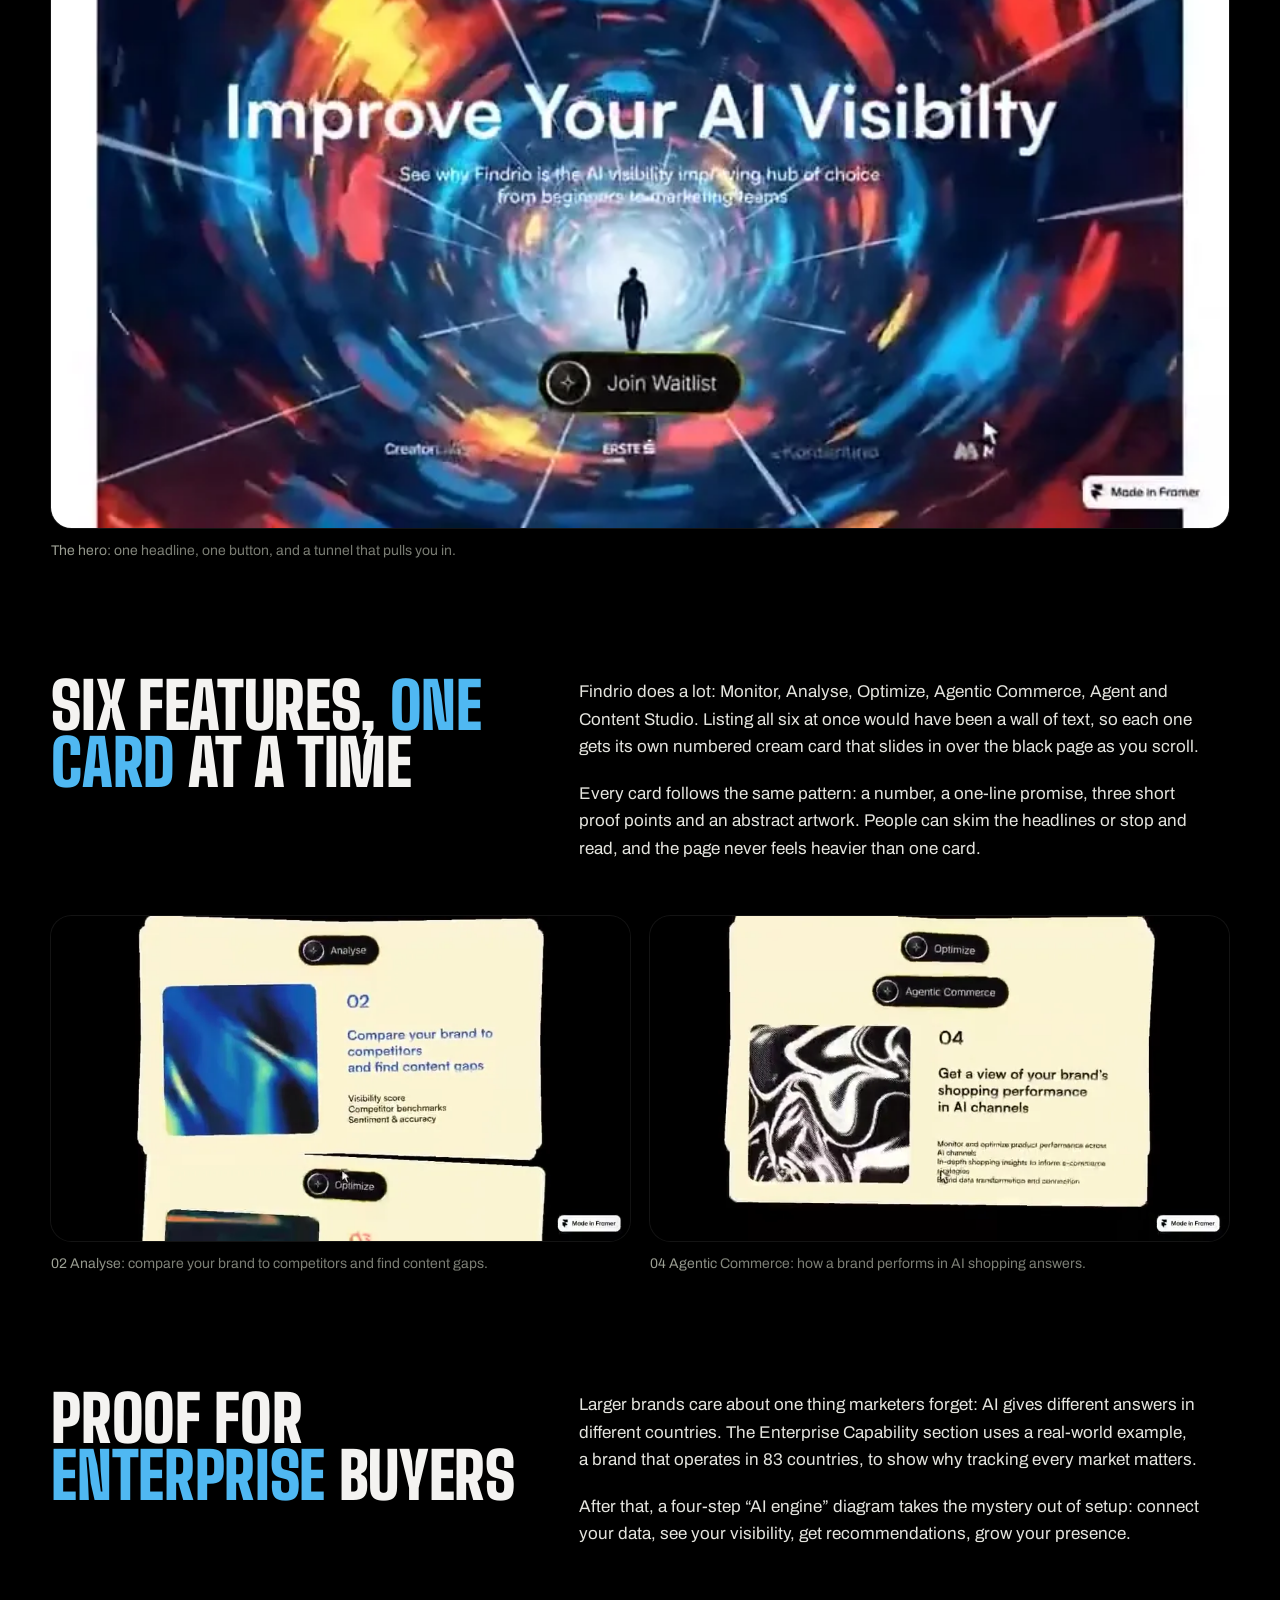
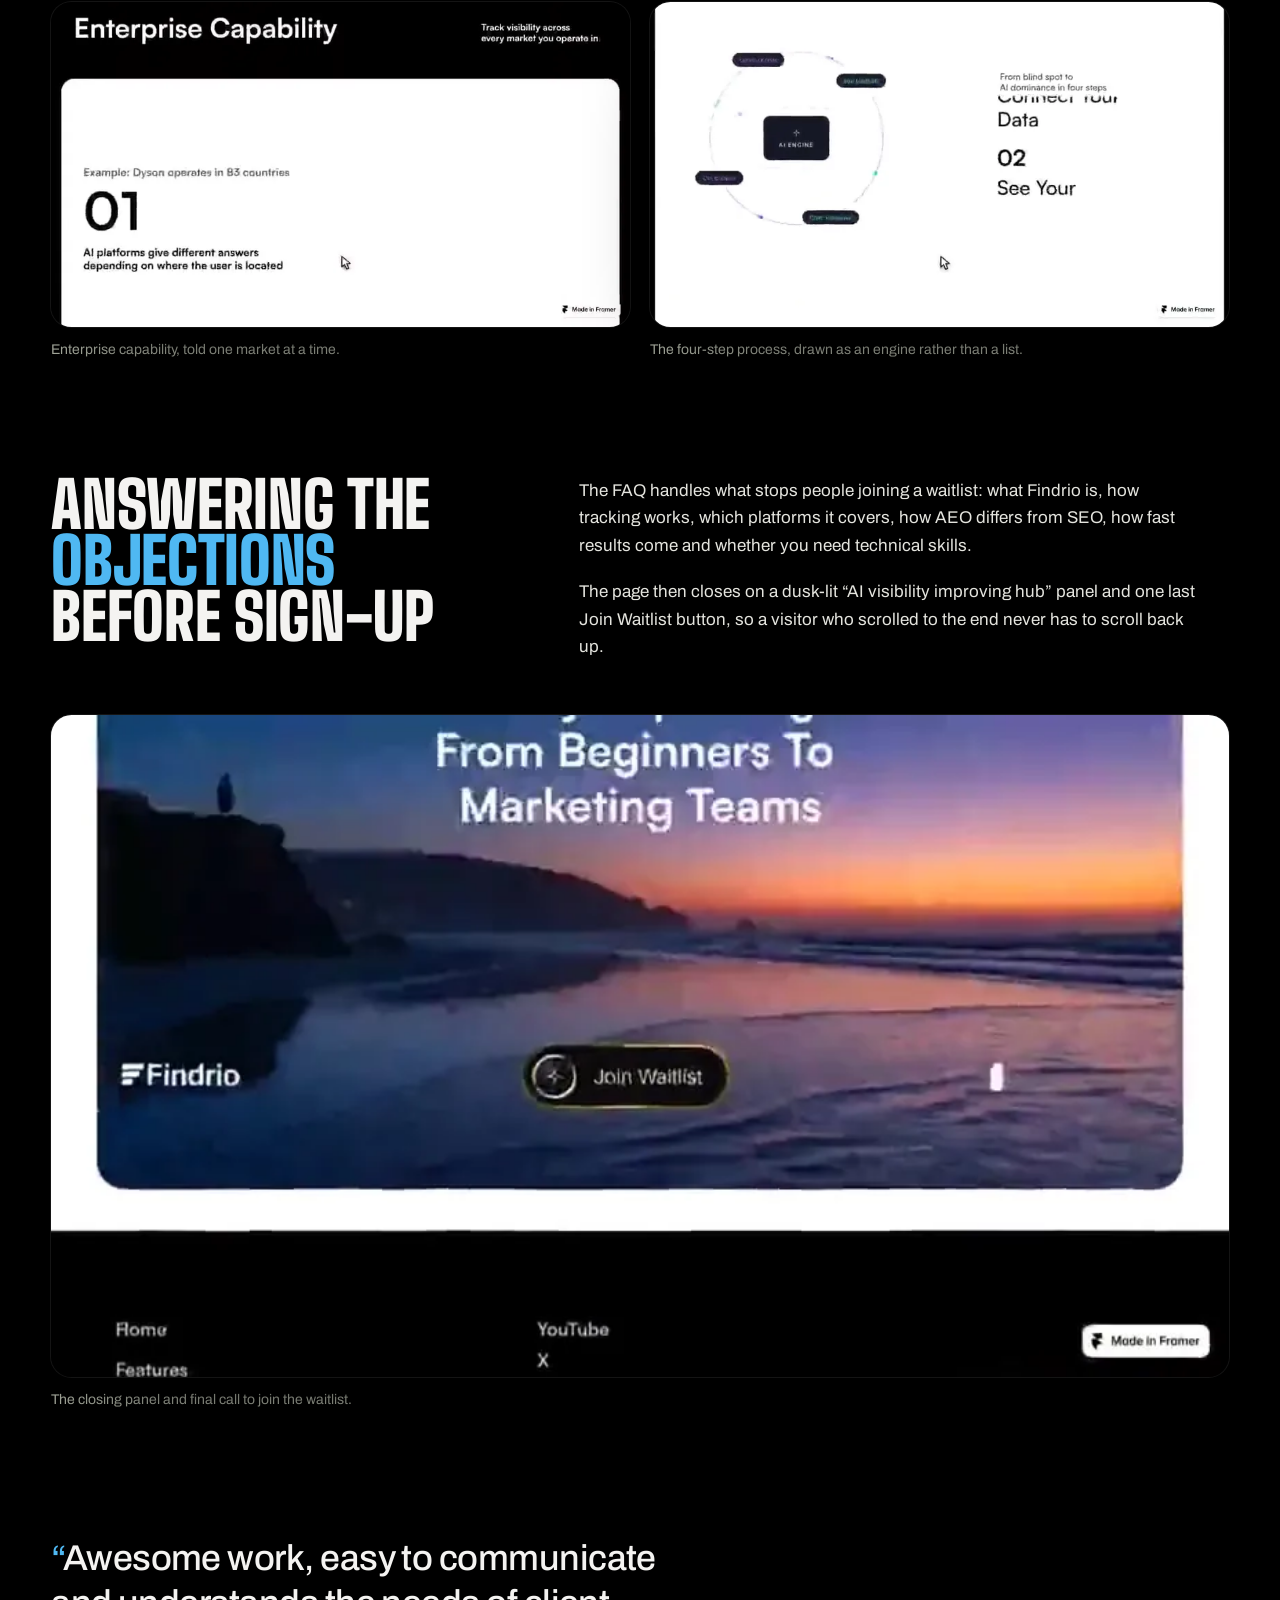
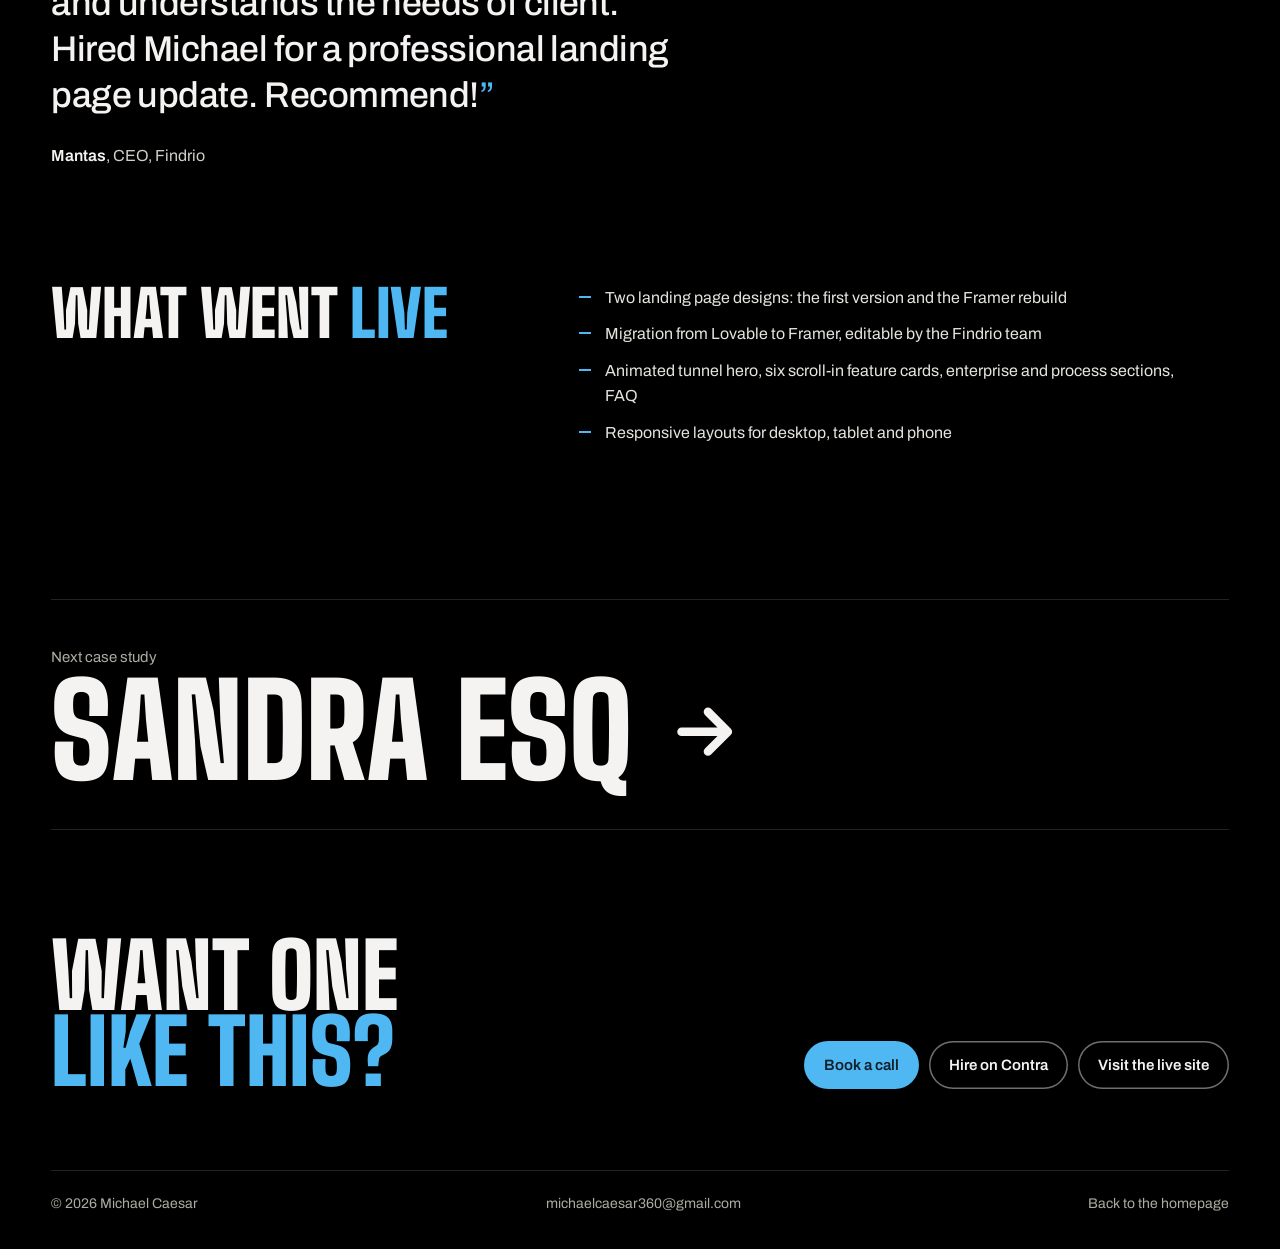
<file: findrio.html>
<!DOCTYPE html>
<html lang="en">
<head>
<meta charset="utf-8">
<meta name="viewport" content="width=device-width, initial-scale=1, viewport-fit=cover">
<title>Findrio — AI visibility platform | Michael Caesar</title>
<meta name="description" content="A launch site for a startup that shows brands how ChatGPT, Claude, Gemini and Perplexity talk about them.">
<meta property="og:title" content="Findrio — AI visibility platform | Michael Caesar">
<meta property="og:description" content="A launch site for a startup that shows brands how ChatGPT, Claude, Gemini and Perplexity talk about them.">
<meta property="og:image" content="../assets/img-08-2bb321.jpg">
<link rel="preconnect" href="https://fonts.googleapis.com">
<link rel="preconnect" href="https://fonts.gstatic.com" crossorigin>
<link href="https://fonts.googleapis.com/css2?family=Big+Shoulders+Display:wght@800;900&family=Archivo:wght@400;500;600&family=Bodoni+Moda:opsz,wght@6..96,400&family=Figtree:wght@900&display=swap" rel="stylesheet">
<link rel="stylesheet" href="../assets/case.css">
</head>
<body>
<header class="bar">
  <a class="mark" href="../index.html" aria-label="Michael Caesar, home"><b>Michael</b><i>Caesar</i></a>
  <nav><a class="back" href="../index.html#cases">All case studies</a><a class="btn" href="https://contra.com/michaelcaesar360_01qebx1b" target="_blank" rel="noopener">Hire me</a></nav>
</header>
<main>
  <div class="wrap">
    <section class="hero">
      <h1>Findrio</h1>
      <p class="lead">A launch site for a startup that shows brands how ChatGPT, Claude, Gemini and Perplexity talk about them.</p>
      <dl class="meta"><div><dt>Client</dt><dd>Findrio</dd></div><div><dt>Industry</dt><dd>AI search / marketing</dd></div><div><dt>My role</dt><dd>Design, build, migration</dd></div><div><dt>Built with</dt><dd>Framer</dd></div><div><dt>Live site</dt><dd><a href="https://findrioai.framer.website" target="_blank" rel="noopener">findrioai.framer.website</a></dd></div></dl>
    </section>
    <figure class="showcase rv"><div class="frame browser"><video src="../assets/video-01-ea3116.mp4" poster="../assets/img-08-2bb321.jpg" muted loop playsinline autoplay preload="metadata" aria-label="Findrio project walkthrough"></video></div></figure>
    <div class="facts"><div class="rv"><b>6</b><span>Feature modules, from monitoring to a content studio</span></div><div class="rv"><b>4</b><span>AI platforms the product tracks, named on the page</span></div><div class="rv"><b>2</b><span>Full landing pages designed and shipped</span></div><div class="rv"><b>1</b><span>Waitlist goal every section points to</span></div></div>
    <section class="ch rv"><h2>A new kind of <em>search</em>, explained in one scroll</h2><div class="txt"><p>Findrio tracks how AI assistants describe a brand: whether it gets mentioned, how it ranks against competitors, and whether the facts are right. It is a new category. Most visitors arrive knowing SEO and not AEO, so the site had to teach the idea and earn a waitlist sign-up in the same visit.</p><p>Mantas, Findrio’s CEO, brought me in to update the landing page. It had started life on Lovable, and the team wanted something they could keep editing as the product took shape.</p></div></section><div class="shots two"><figure class="rv"><div class="frame"><img src="../assets/cs/findrio-v1-1.webp" alt="The first Framer version: a purple ribbon hero around “Turn AI search into revenue.”" loading="lazy"></div><figcaption>The first Framer version: a purple ribbon hero around “Turn AI search into revenue.”</figcaption></figure><figure class="rv"><div class="frame"><img src="../assets/cs/findrio-v1-2.webp" alt="That version led with market stats to show why AI search matters." loading="lazy"></div><figcaption>That version led with market stats to show why AI search matters.</figcaption></figure></div><section class="ch rv"><h2>Moving to <em>Framer</em> so the team owns it</h2><div class="txt"><p>I rebuilt the site in Framer. The product changes week to week, and Framer lets the team change copy, swap a feature or add an update without waiting on a developer. It also gave us smooth motion and fast hosting out of the box.</p><p>I designed it twice. The first Framer version, shown above, led with a purple ribbon and market stats. The second, which is live today, kept what worked, like the market-by-market idea and the FAQ, and replaced the parts that felt generic with a stronger story.</p></div></section><section class="ch rv"><h2>A hero you <em>walk into</em></h2><div class="txt"><p>The new hero is a figure walking down a swirling tunnel of light, under the headline “Improve your AI visibility.” It says “a new channel you can step into” faster than any diagram, and the single Join Waitlist button sits right in the middle of it.</p><p>The navigation is cut to three links and one pill button, so there is only ever one obvious next step.</p></div></section><div class="shots"><figure class="rv"><div class="frame"><img src="../assets/cs/findrio-1.webp" alt="The hero: one headline, one button, and a tunnel that pulls you in." loading="lazy"></div><figcaption>The hero: one headline, one button, and a tunnel that pulls you in.</figcaption></figure></div><section class="ch rv"><h2>Six features, <em>one card</em> at a time</h2><div class="txt"><p>Findrio does a lot: Monitor, Analyse, Optimize, Agentic Commerce, Agent and Content Studio. Listing all six at once would have been a wall of text, so each one gets its own numbered cream card that slides in over the black page as you scroll.</p><p>Every card follows the same pattern: a number, a one-line promise, three short proof points and an abstract artwork. People can skim the headlines or stop and read, and the page never feels heavier than one card.</p></div></section><div class="shots two"><figure class="rv"><div class="frame"><img src="../assets/cs/findrio-2.webp" alt="02 Analyse: compare your brand to competitors and find content gaps." loading="lazy"></div><figcaption>02 Analyse: compare your brand to competitors and find content gaps.</figcaption></figure><figure class="rv"><div class="frame"><img src="../assets/cs/findrio-3.webp" alt="04 Agentic Commerce: how a brand performs in AI shopping answers." loading="lazy"></div><figcaption>04 Agentic Commerce: how a brand performs in AI shopping answers.</figcaption></figure></div><section class="ch rv"><h2>Proof for <em>enterprise</em> buyers</h2><div class="txt"><p>Larger brands care about one thing marketers forget: AI gives different answers in different countries. The Enterprise Capability section uses a real-world example, a brand that operates in 83 countries, to show why tracking every market matters.</p><p>After that, a four-step “AI engine” diagram takes the mystery out of setup: connect your data, see your visibility, get recommendations, grow your presence.</p></div></section><div class="shots two"><figure class="rv"><div class="frame"><img src="../assets/cs/findrio-4.webp" alt="Enterprise capability, told one market at a time." loading="lazy"></div><figcaption>Enterprise capability, told one market at a time.</figcaption></figure><figure class="rv"><div class="frame"><img src="../assets/cs/findrio-5.webp" alt="The four-step process, drawn as an engine rather than a list." loading="lazy"></div><figcaption>The four-step process, drawn as an engine rather than a list.</figcaption></figure></div><section class="ch rv"><h2>Answering the <em>objections</em> before sign-up</h2><div class="txt"><p>The FAQ handles what stops people joining a waitlist: what Findrio is, how tracking works, which platforms it covers, how AEO differs from SEO, how fast results come and whether you need technical skills.</p><p>The page then closes on a dusk-lit “AI visibility improving hub” panel and one last Join Waitlist button, so a visitor who scrolled to the end never has to scroll back up.</p></div></section><div class="shots"><figure class="rv"><div class="frame"><img src="../assets/cs/findrio-6.webp" alt="The closing panel and final call to join the waitlist." loading="lazy"></div><figcaption>The closing panel and final call to join the waitlist.</figcaption></figure></div>
    <section class="quote rv"><blockquote>Awesome work, easy to communicate and understands the needs of client. Hired Michael for a professional landing page update. Recommend!</blockquote><p><b>Mantas</b>, CEO, Findrio</p></section>
    <section class="ch rv"><h2>What went <em>live</em></h2><div class="txt"><ul><li>Two landing page designs: the first version and the Framer rebuild</li><li>Migration from Lovable to Framer, editable by the Findrio team</li><li>Animated tunnel hero, six scroll-in feature cards, enterprise and process sections, FAQ</li><li>Responsive layouts for desktop, tablet and phone</li></ul></div></section>
    <a class="next" href="sandra.html"><span>Next case study</span><b>Sandra ESQ <svg viewBox="0 0 24 24" aria-hidden="true"><path d="M5 12h13M13 6l6 6-6 6" fill="none" stroke="currentColor" stroke-width="2.6" stroke-linecap="round" stroke-linejoin="round"/></svg></b></a>
    <section class="cta">
      <h2>Want one<span>like this?</span></h2>
      <div class="btns"><a class="btn" href="https://calendly.com/michaelcaesar360" target="_blank" rel="noopener">Book a call</a><a class="btn line" href="https://contra.com/michaelcaesar360_01qebx1b" target="_blank" rel="noopener">Hire on Contra</a><a class="btn line" href="https://findrioai.framer.website" target="_blank" rel="noopener">Visit the live site</a></div>
    </section>
    <footer class="foot"><span>&copy; 2026 Michael Caesar</span><a href="mailto:michaelcaesar360@gmail.com">michaelcaesar360@gmail.com</a><a href="../index.html">Back to the homepage</a></footer>
  </div>
</main>
<script>
(function(){
  var io=new IntersectionObserver(function(es){es.forEach(function(e){if(e.isIntersecting){e.target.classList.add('in');io.unobserve(e.target);}});},{threshold:.12,rootMargin:'0px 0px -5% 0px'});
  document.querySelectorAll('.rv').forEach(function(el){io.observe(el);});
  var v=document.querySelector('.showcase video');
  if(v){new IntersectionObserver(function(es){es.forEach(function(e){e.isIntersecting?v.play().catch(function(){}):v.pause();});}).observe(v);}
})();
</script>
</body>
</html>
</file>
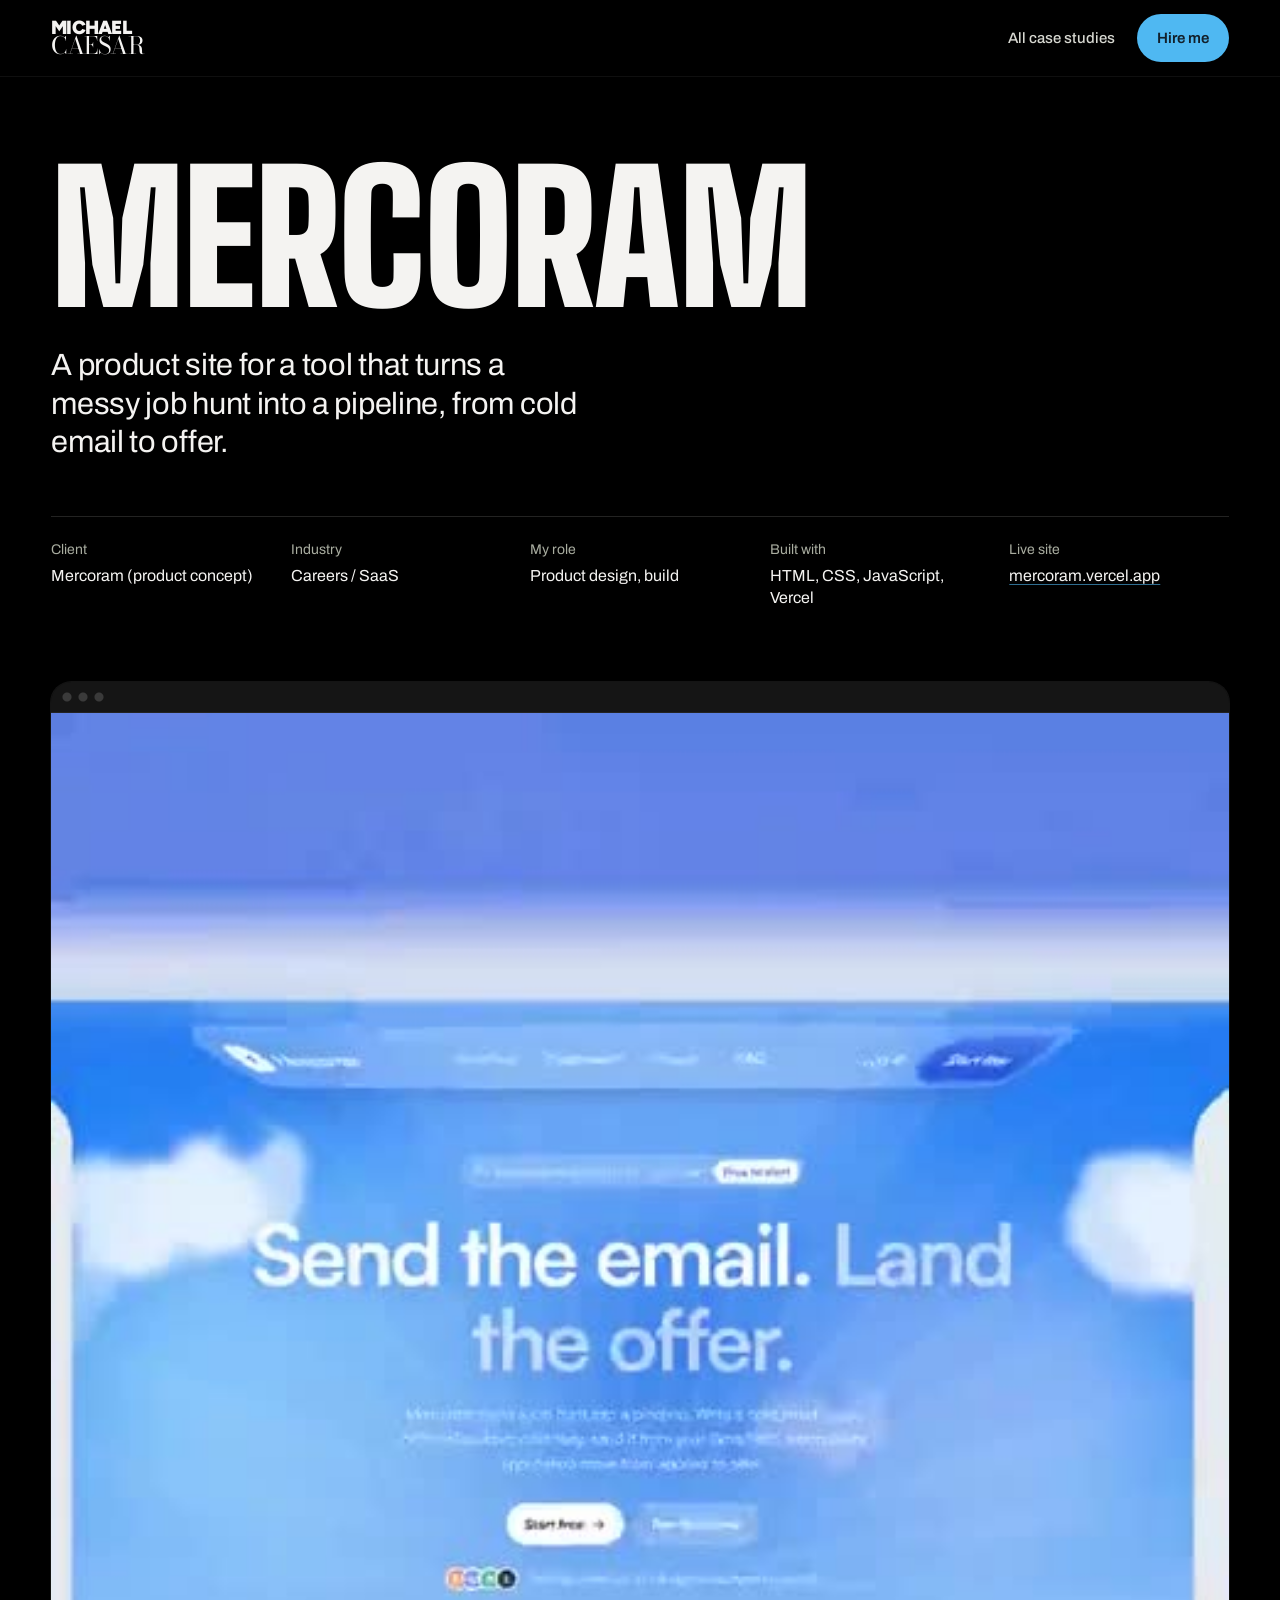
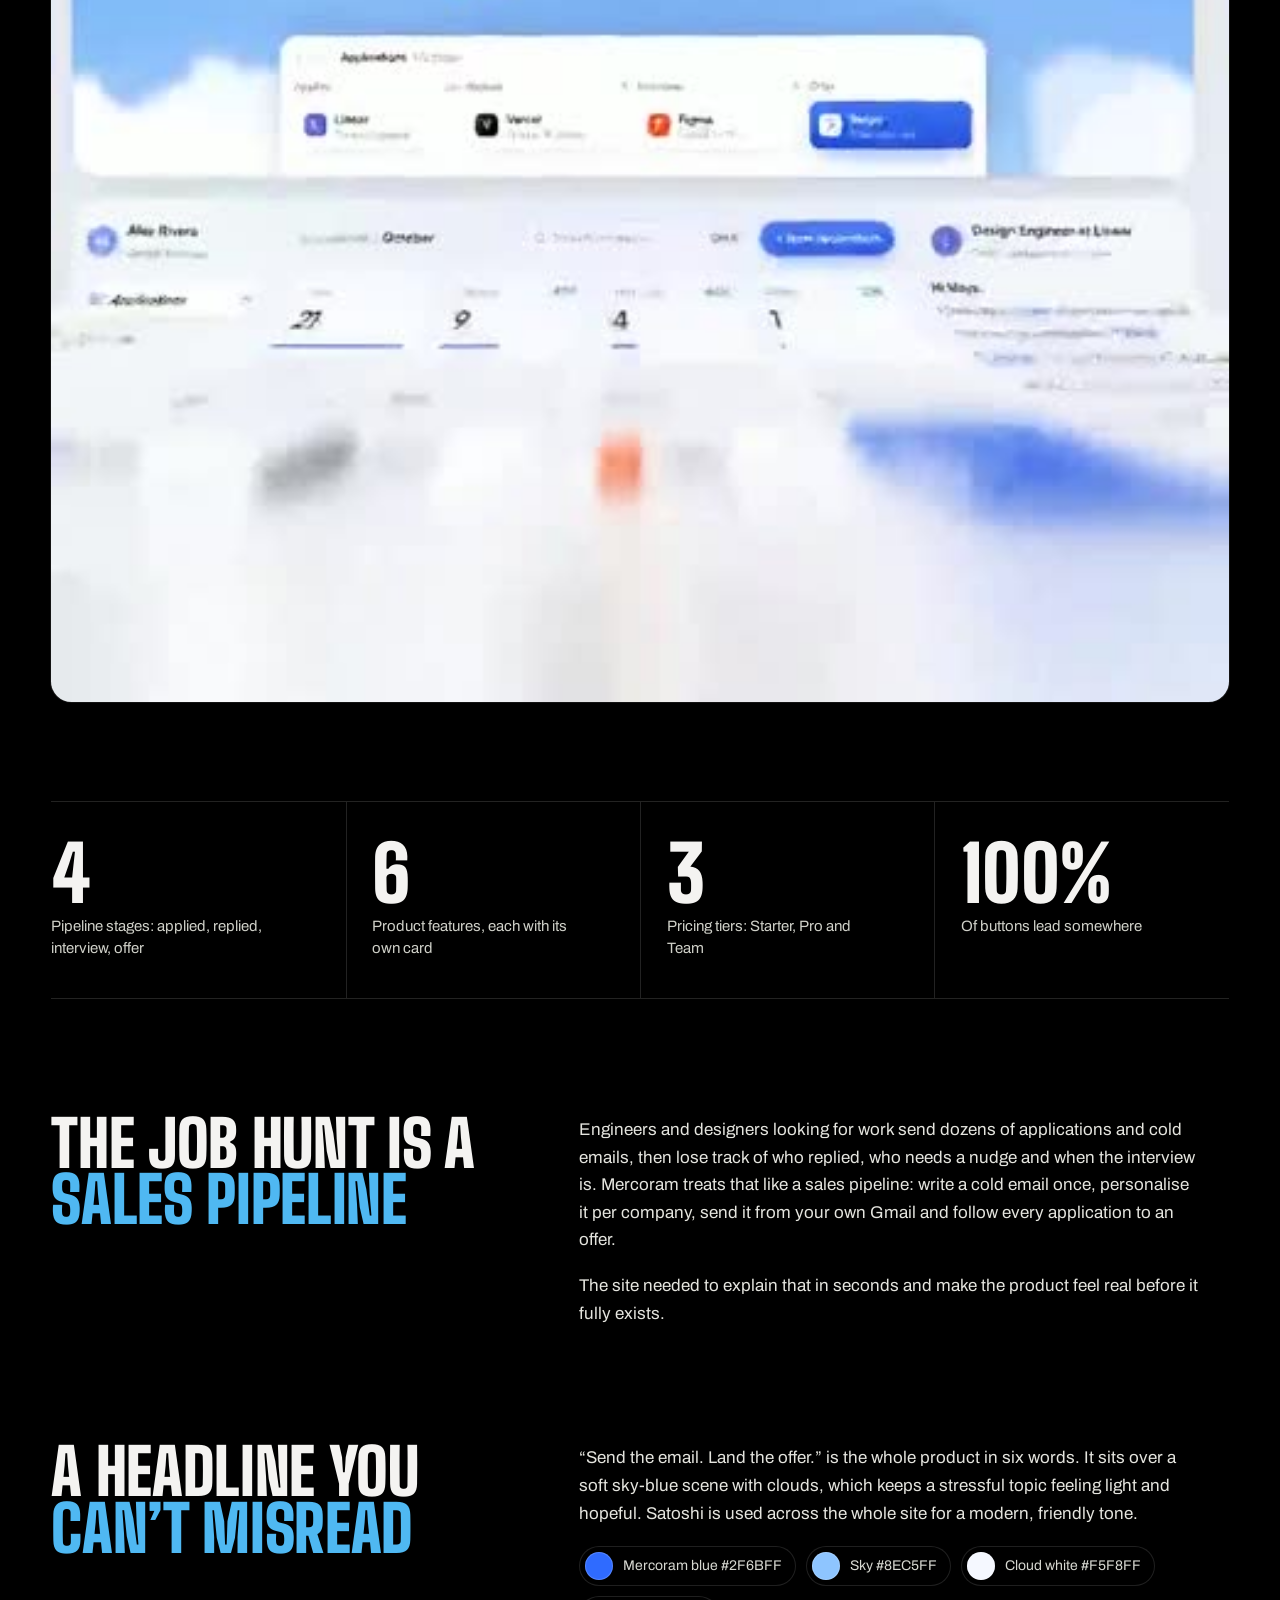
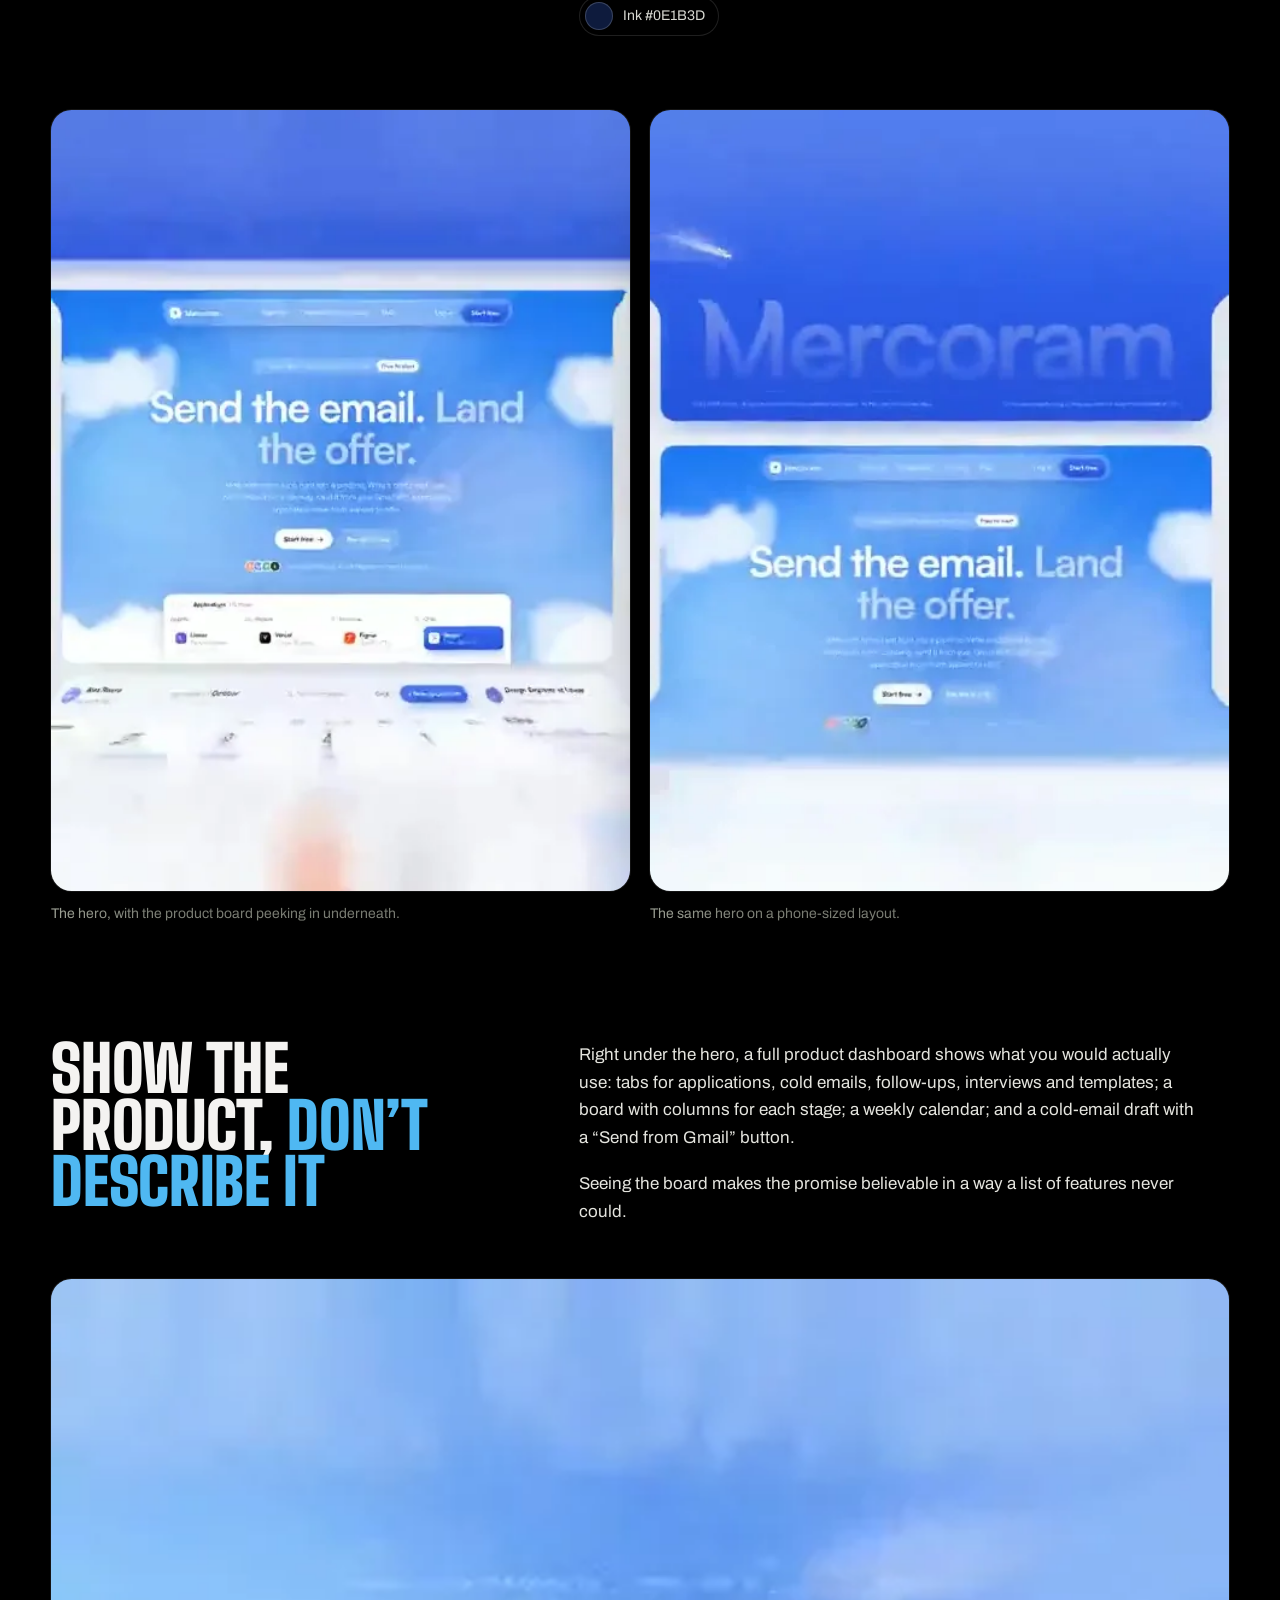
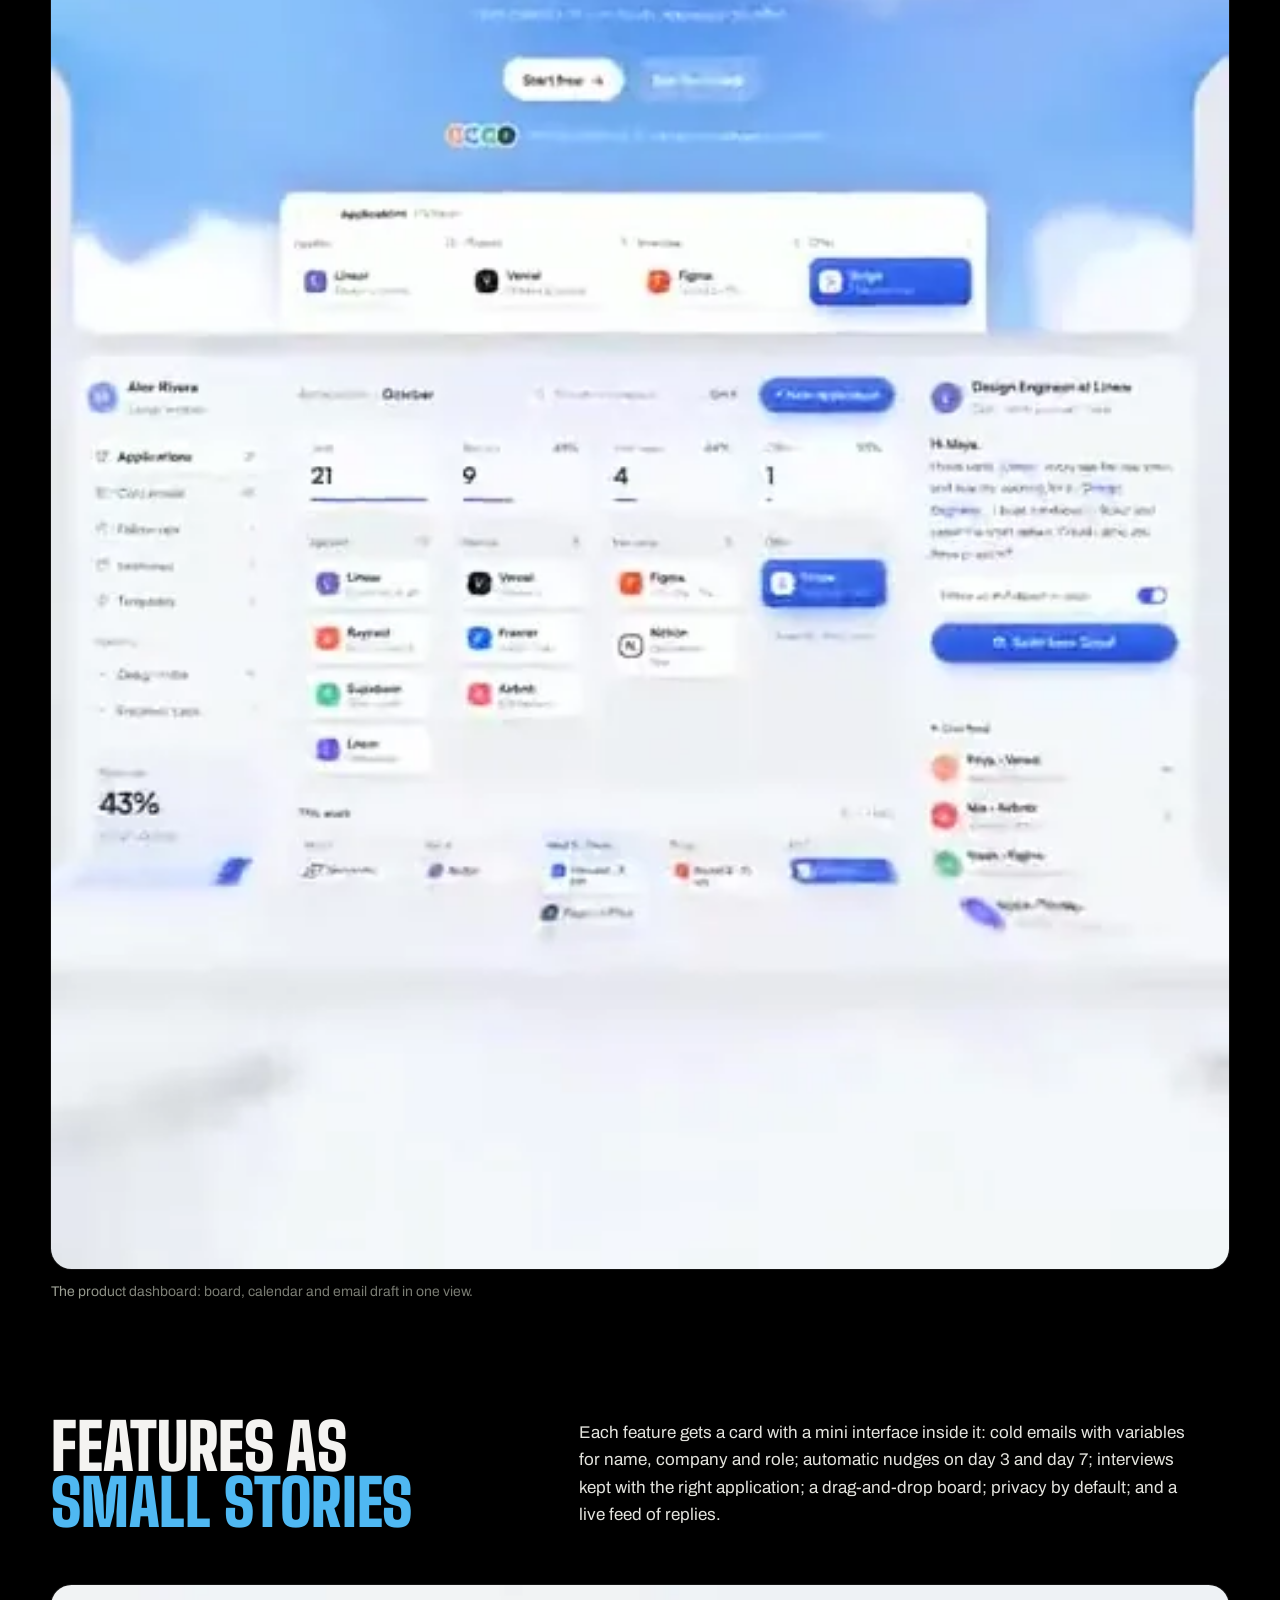
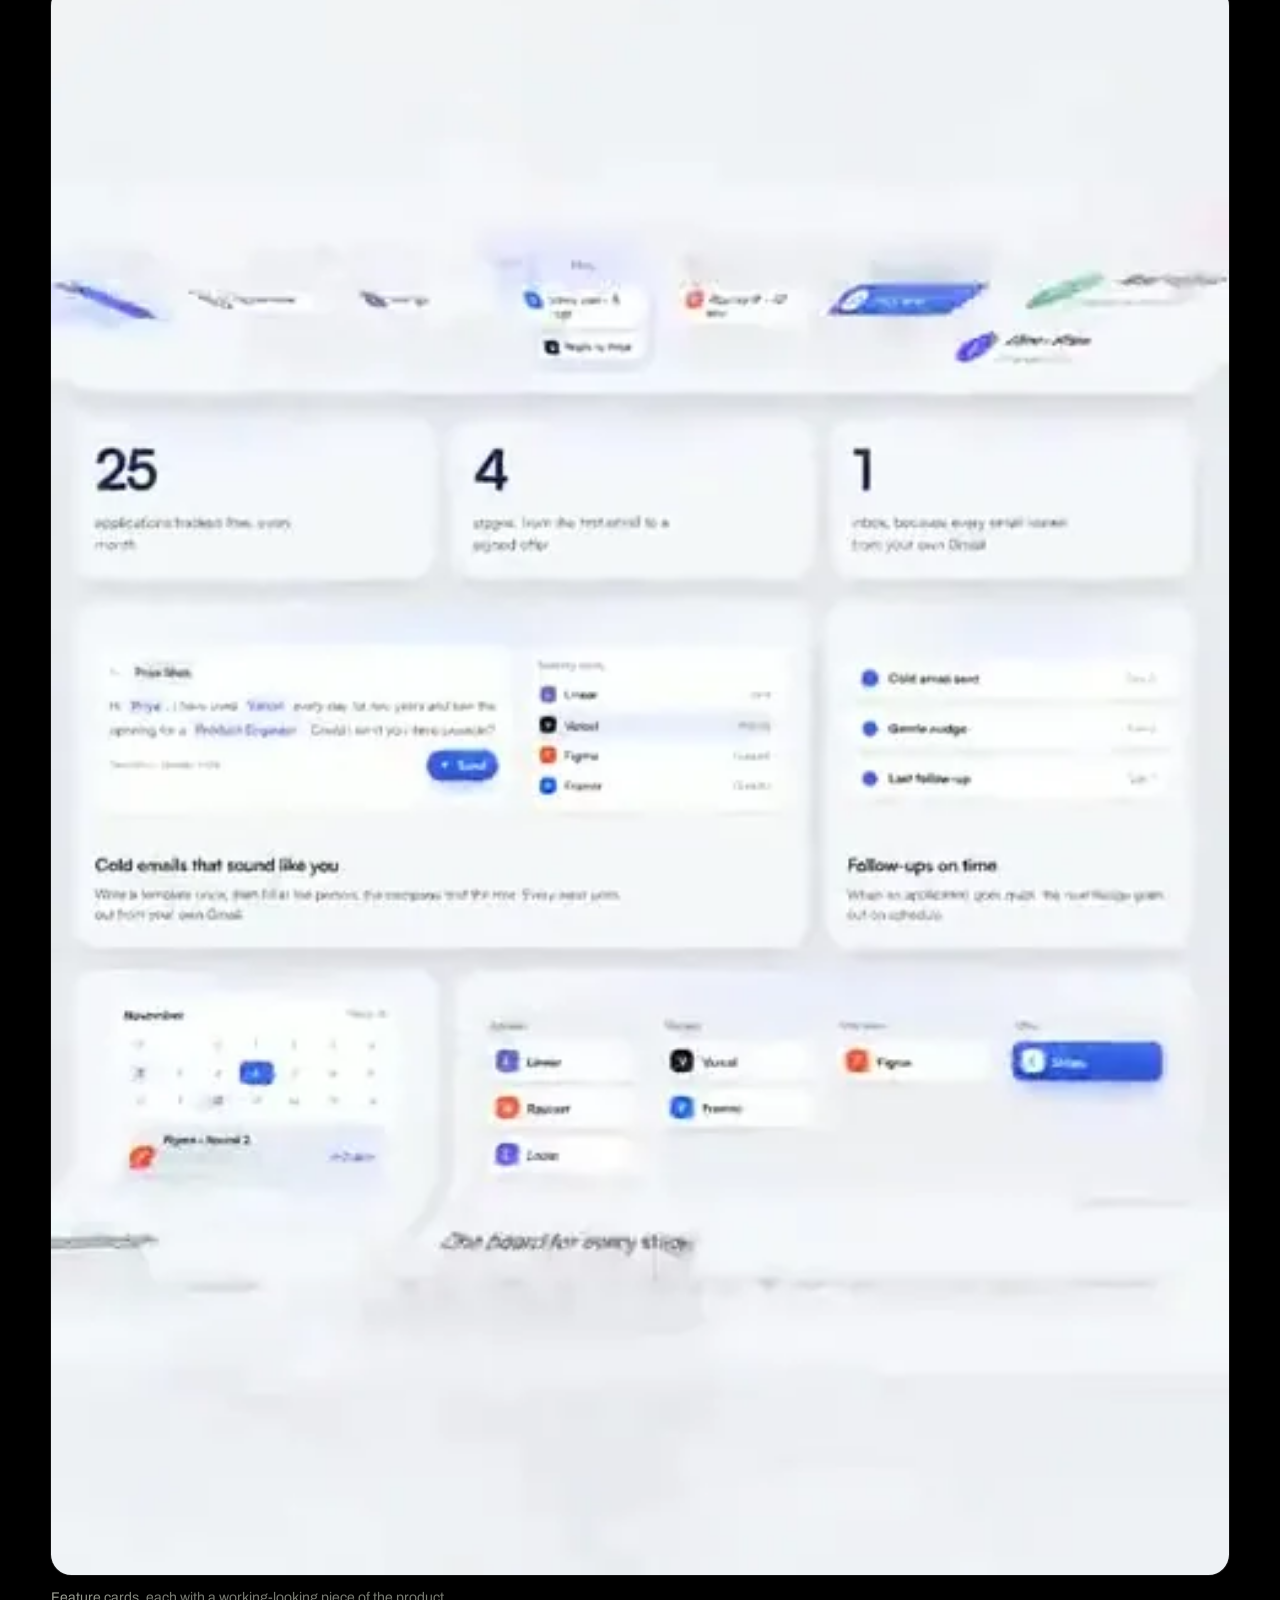
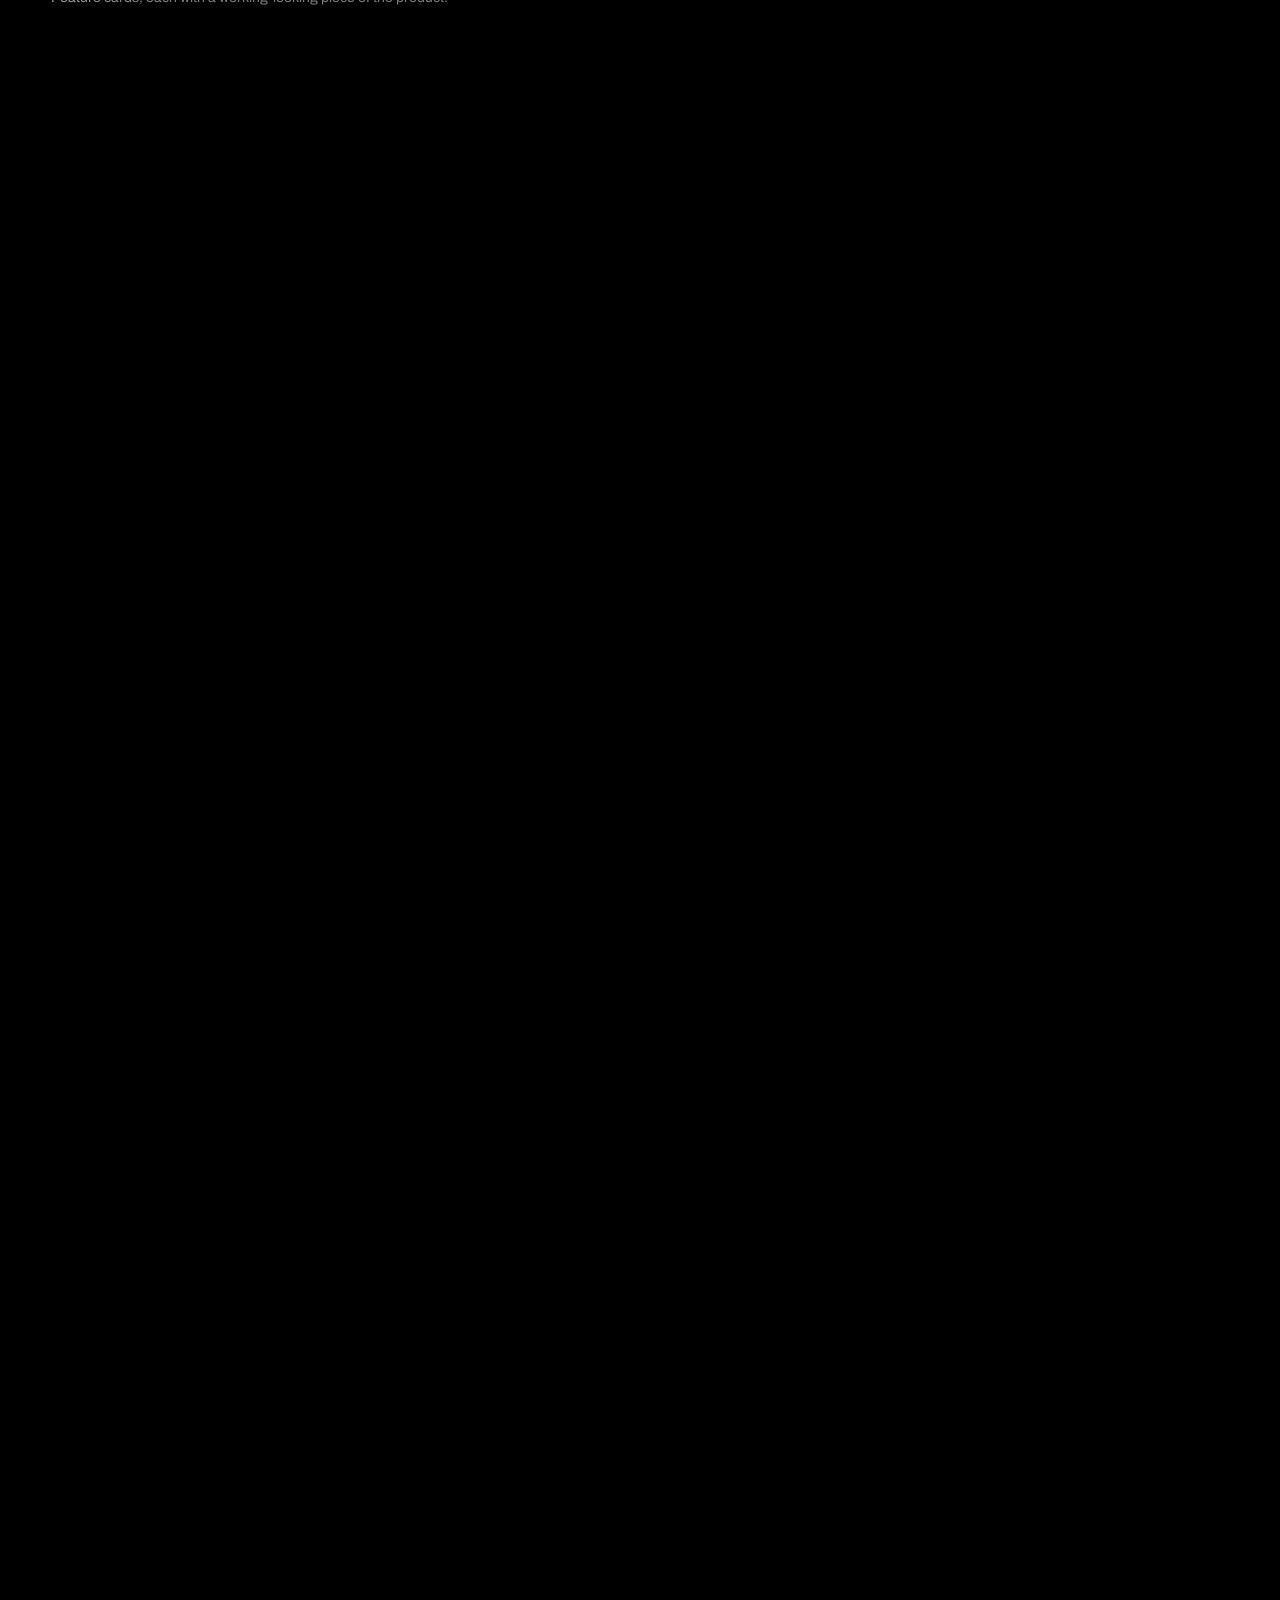
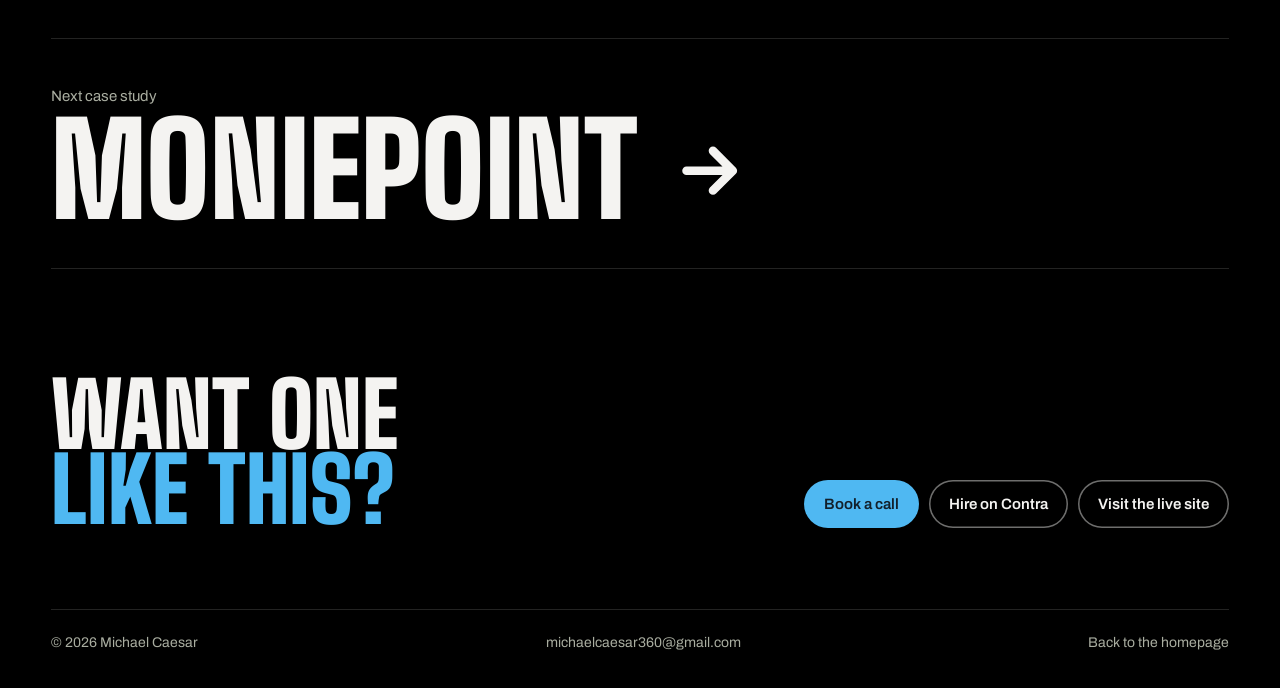
<file: mercoram.html>
<!DOCTYPE html>
<html lang="en">
<head>
<meta charset="utf-8">
<meta name="viewport" content="width=device-width, initial-scale=1, viewport-fit=cover">
<title>Mercoram — Job-hunt product website | Michael Caesar</title>
<meta name="description" content="A product site for a tool that turns a messy job hunt into a pipeline, from cold email to offer.">
<meta property="og:title" content="Mercoram — Job-hunt product website | Michael Caesar">
<meta property="og:description" content="A product site for a tool that turns a messy job hunt into a pipeline, from cold email to offer.">
<meta property="og:image" content="../assets/img-15-537a21.jpg">
<link rel="preconnect" href="https://fonts.googleapis.com">
<link rel="preconnect" href="https://fonts.gstatic.com" crossorigin>
<link href="https://fonts.googleapis.com/css2?family=Big+Shoulders+Display:wght@800;900&family=Archivo:wght@400;500;600&family=Bodoni+Moda:opsz,wght@6..96,400&family=Figtree:wght@900&display=swap" rel="stylesheet">
<link rel="stylesheet" href="../assets/case.css">
</head>
<body>
<header class="bar">
  <a class="mark" href="../index.html" aria-label="Michael Caesar, home"><b>Michael</b><i>Caesar</i></a>
  <nav><a class="back" href="../index.html#cases">All case studies</a><a class="btn" href="https://contra.com/michaelcaesar360_01qebx1b" target="_blank" rel="noopener">Hire me</a></nav>
</header>
<main>
  <div class="wrap">
    <section class="hero">
      <h1>Mercoram</h1>
      <p class="lead">A product site for a tool that turns a messy job hunt into a pipeline, from cold email to offer.</p>
      <dl class="meta"><div><dt>Client</dt><dd>Mercoram (product concept)</dd></div><div><dt>Industry</dt><dd>Careers / SaaS</dd></div><div><dt>My role</dt><dd>Product design, build</dd></div><div><dt>Built with</dt><dd>HTML, CSS, JavaScript, Vercel</dd></div><div><dt>Live site</dt><dd><a href="https://mercoram.vercel.app" target="_blank" rel="noopener">mercoram.vercel.app</a></dd></div></dl>
    </section>
    <figure class="showcase rv"><div class="frame browser"><video src="../assets/video-08-f91bf2.mp4" poster="../assets/img-15-537a21.jpg" muted loop playsinline autoplay preload="metadata" aria-label="Mercoram project walkthrough"></video></div></figure>
    <div class="facts"><div class="rv"><b>4</b><span>Pipeline stages: applied, replied, interview, offer</span></div><div class="rv"><b>6</b><span>Product features, each with its own card</span></div><div class="rv"><b>3</b><span>Pricing tiers: Starter, Pro and Team</span></div><div class="rv"><b>100%</b><span>Of buttons lead somewhere</span></div></div>
    <section class="ch rv"><h2>The job hunt is a <em>sales pipeline</em></h2><div class="txt"><p>Engineers and designers looking for work send dozens of applications and cold emails, then lose track of who replied, who needs a nudge and when the interview is. Mercoram treats that like a sales pipeline: write a cold email once, personalise it per company, send it from your own Gmail and follow every application to an offer.</p><p>The site needed to explain that in seconds and make the product feel real before it fully exists.</p></div></section><section class="ch rv"><h2>A headline you <em>can’t misread</em></h2><div class="txt"><p>“Send the email. Land the offer.” is the whole product in six words. It sits over a soft sky-blue scene with clouds, which keeps a stressful topic feeling light and hopeful. Satoshi is used across the whole site for a modern, friendly tone.</p><div class="swatches"><span class="sw"><i style="background:#2F6BFF"></i>Mercoram blue #2F6BFF</span><span class="sw"><i style="background:#8EC5FF"></i>Sky #8EC5FF</span><span class="sw"><i style="background:#F5F8FF"></i>Cloud white #F5F8FF</span><span class="sw"><i style="background:#0E1B3D"></i>Ink #0E1B3D</span></div></div></section><div class="shots two"><figure class="rv"><div class="frame"><img src="../assets/cs/mercoram-1.webp" alt="The hero, with the product board peeking in underneath." loading="lazy"></div><figcaption>The hero, with the product board peeking in underneath.</figcaption></figure><figure class="rv"><div class="frame"><img src="../assets/cs/mercoram-6.webp" alt="The same hero on a phone-sized layout." loading="lazy"></div><figcaption>The same hero on a phone-sized layout.</figcaption></figure></div><section class="ch rv"><h2>Show the product, <em>don’t describe it</em></h2><div class="txt"><p>Right under the hero, a full product dashboard shows what you would actually use: tabs for applications, cold emails, follow-ups, interviews and templates; a board with columns for each stage; a weekly calendar; and a cold-email draft with a “Send from Gmail” button.</p><p>Seeing the board makes the promise believable in a way a list of features never could.</p></div></section><div class="shots"><figure class="rv"><div class="frame"><img src="../assets/cs/mercoram-2.webp" alt="The product dashboard: board, calendar and email draft in one view." loading="lazy"></div><figcaption>The product dashboard: board, calendar and email draft in one view.</figcaption></figure></div><section class="ch rv"><h2>Features as <em>small stories</em></h2><div class="txt"><p>Each feature gets a card with a mini interface inside it: cold emails with variables for name, company and role; automatic nudges on day 3 and day 7; interviews kept with the right application; a drag-and-drop board; privacy by default; and a live feed of replies.</p></div></section><div class="shots"><figure class="rv"><div class="frame"><img src="../assets/cs/mercoram-3.webp" alt="Feature cards, each with a working-looking piece of the product." loading="lazy"></div><figcaption>Feature cards, each with a working-looking piece of the product.</figcaption></figure></div><section class="ch rv"><h2>Pricing that <em>lowers the risk</em></h2><div class="txt"><p>Three tiers make the decision easy: Starter is free forever, Pro is $29 a month and Team is $59 a month for coaches and bootcamps. The paid plans are marked “coming soon” with a waitlist, so the page converts people today without overpromising.</p><p>The FAQ answers the honest questions, including how emails are sent and whether data is encrypted, and the page closes with “Give every application a paper trail.” Every single button on the site leads somewhere: a section, a sign-up or a waitlist.</p></div></section><div class="shots two"><figure class="rv"><div class="frame"><img src="../assets/cs/mercoram-4.webp" alt="Three pricing tiers with Pro highlighted." loading="lazy"></div><figcaption>Three pricing tiers with Pro highlighted.</figcaption></figure><figure class="rv"><div class="frame"><img src="../assets/cs/mercoram-5.webp" alt="FAQ and the final call to action." loading="lazy"></div><figcaption>FAQ and the final call to action.</figcaption></figure></div>
    
    <section class="ch rv"><h2>What went <em>live</em></h2><div class="txt"><ul><li>Product positioning, headline and page structure</li><li>Responsive landing site with an interactive product dashboard</li><li>Six feature cards, three-tier pricing, FAQ and newsletter</li><li>Hover states on every button, deployed on Vercel</li></ul></div></section>
    <a class="next" href="moniepoint.html"><span>Next case study</span><b>Moniepoint <svg viewBox="0 0 24 24" aria-hidden="true"><path d="M5 12h13M13 6l6 6-6 6" fill="none" stroke="currentColor" stroke-width="2.6" stroke-linecap="round" stroke-linejoin="round"/></svg></b></a>
    <section class="cta">
      <h2>Want one<span>like this?</span></h2>
      <div class="btns"><a class="btn" href="https://calendly.com/michaelcaesar360" target="_blank" rel="noopener">Book a call</a><a class="btn line" href="https://contra.com/michaelcaesar360_01qebx1b" target="_blank" rel="noopener">Hire on Contra</a><a class="btn line" href="https://mercoram.vercel.app" target="_blank" rel="noopener">Visit the live site</a></div>
    </section>
    <footer class="foot"><span>&copy; 2026 Michael Caesar</span><a href="mailto:michaelcaesar360@gmail.com">michaelcaesar360@gmail.com</a><a href="../index.html">Back to the homepage</a></footer>
  </div>
</main>
<script>
(function(){
  var io=new IntersectionObserver(function(es){es.forEach(function(e){if(e.isIntersecting){e.target.classList.add('in');io.unobserve(e.target);}});},{threshold:.12,rootMargin:'0px 0px -5% 0px'});
  document.querySelectorAll('.rv').forEach(function(el){io.observe(el);});
  var v=document.querySelector('.showcase video');
  if(v){new IntersectionObserver(function(es){es.forEach(function(e){e.isIntersecting?v.play().catch(function(){}):v.pause();});}).observe(v);}
})();
</script>
</body>
</html>
</file>
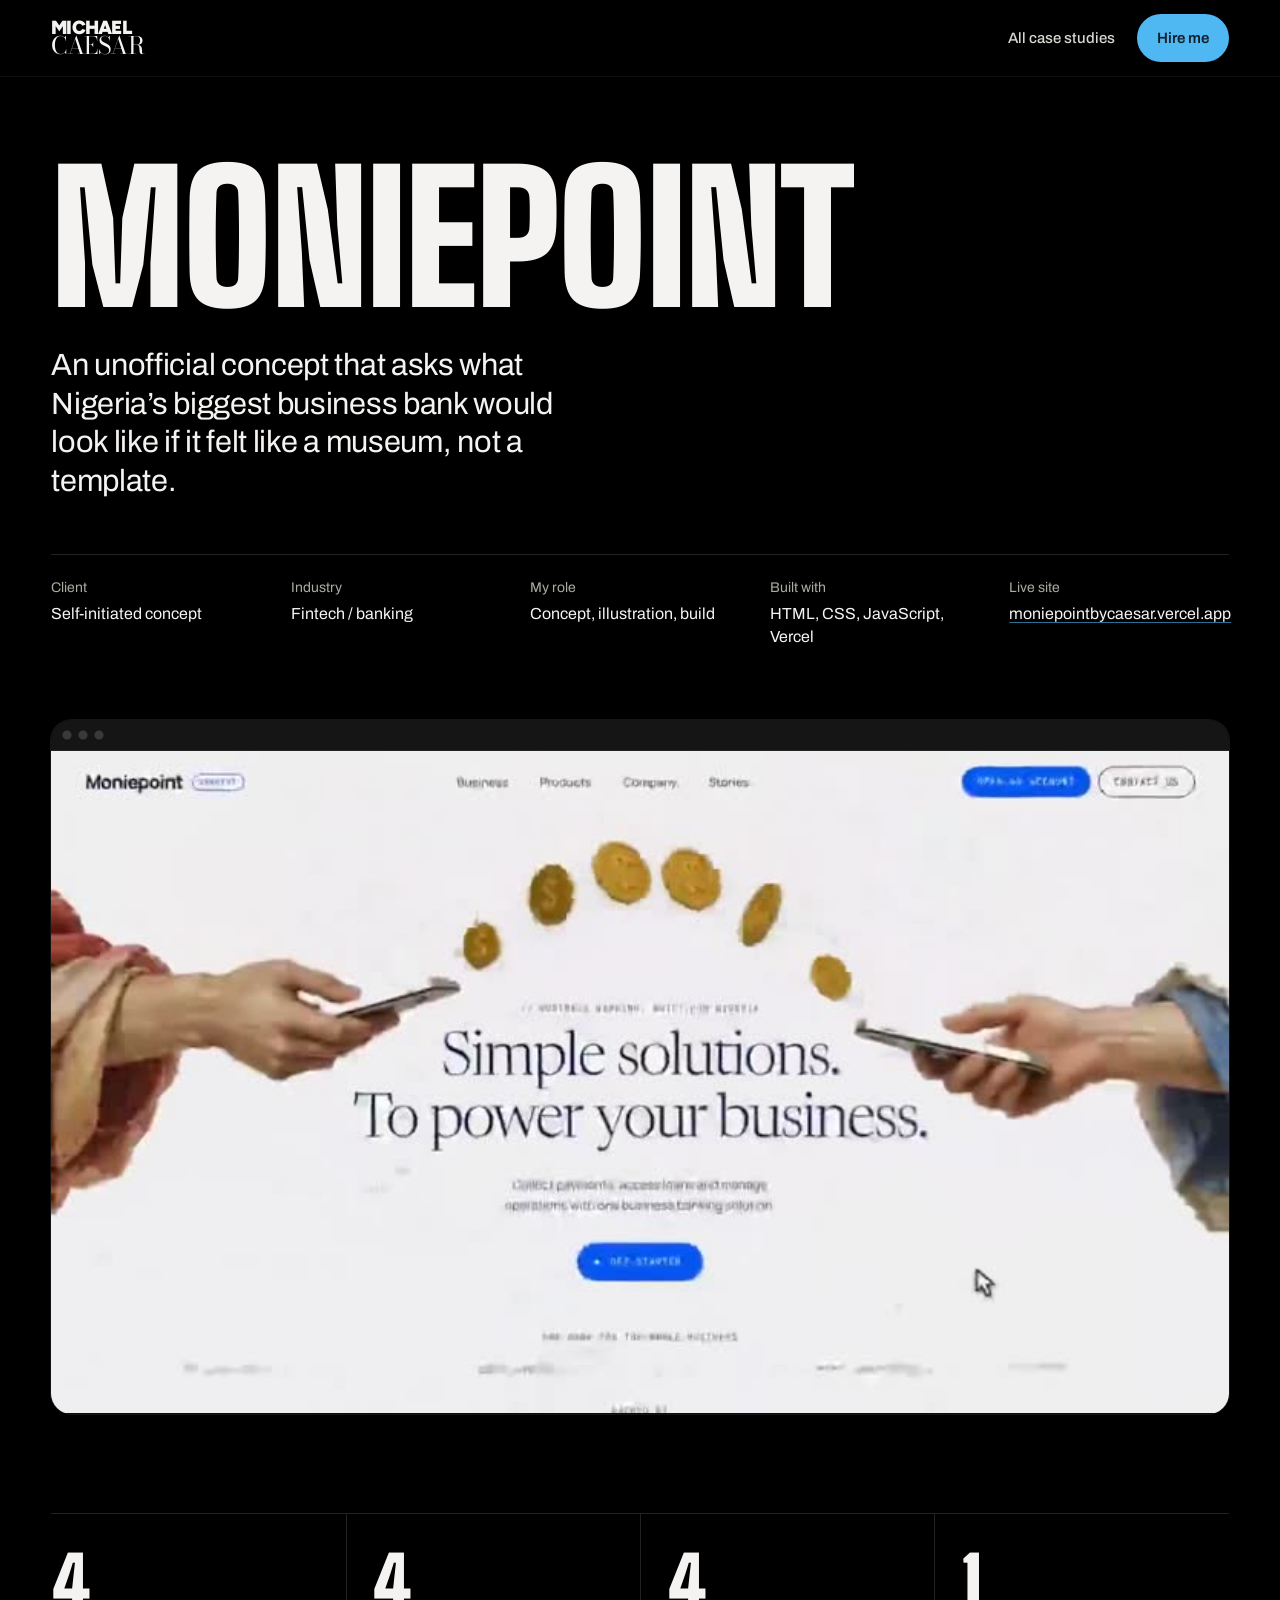
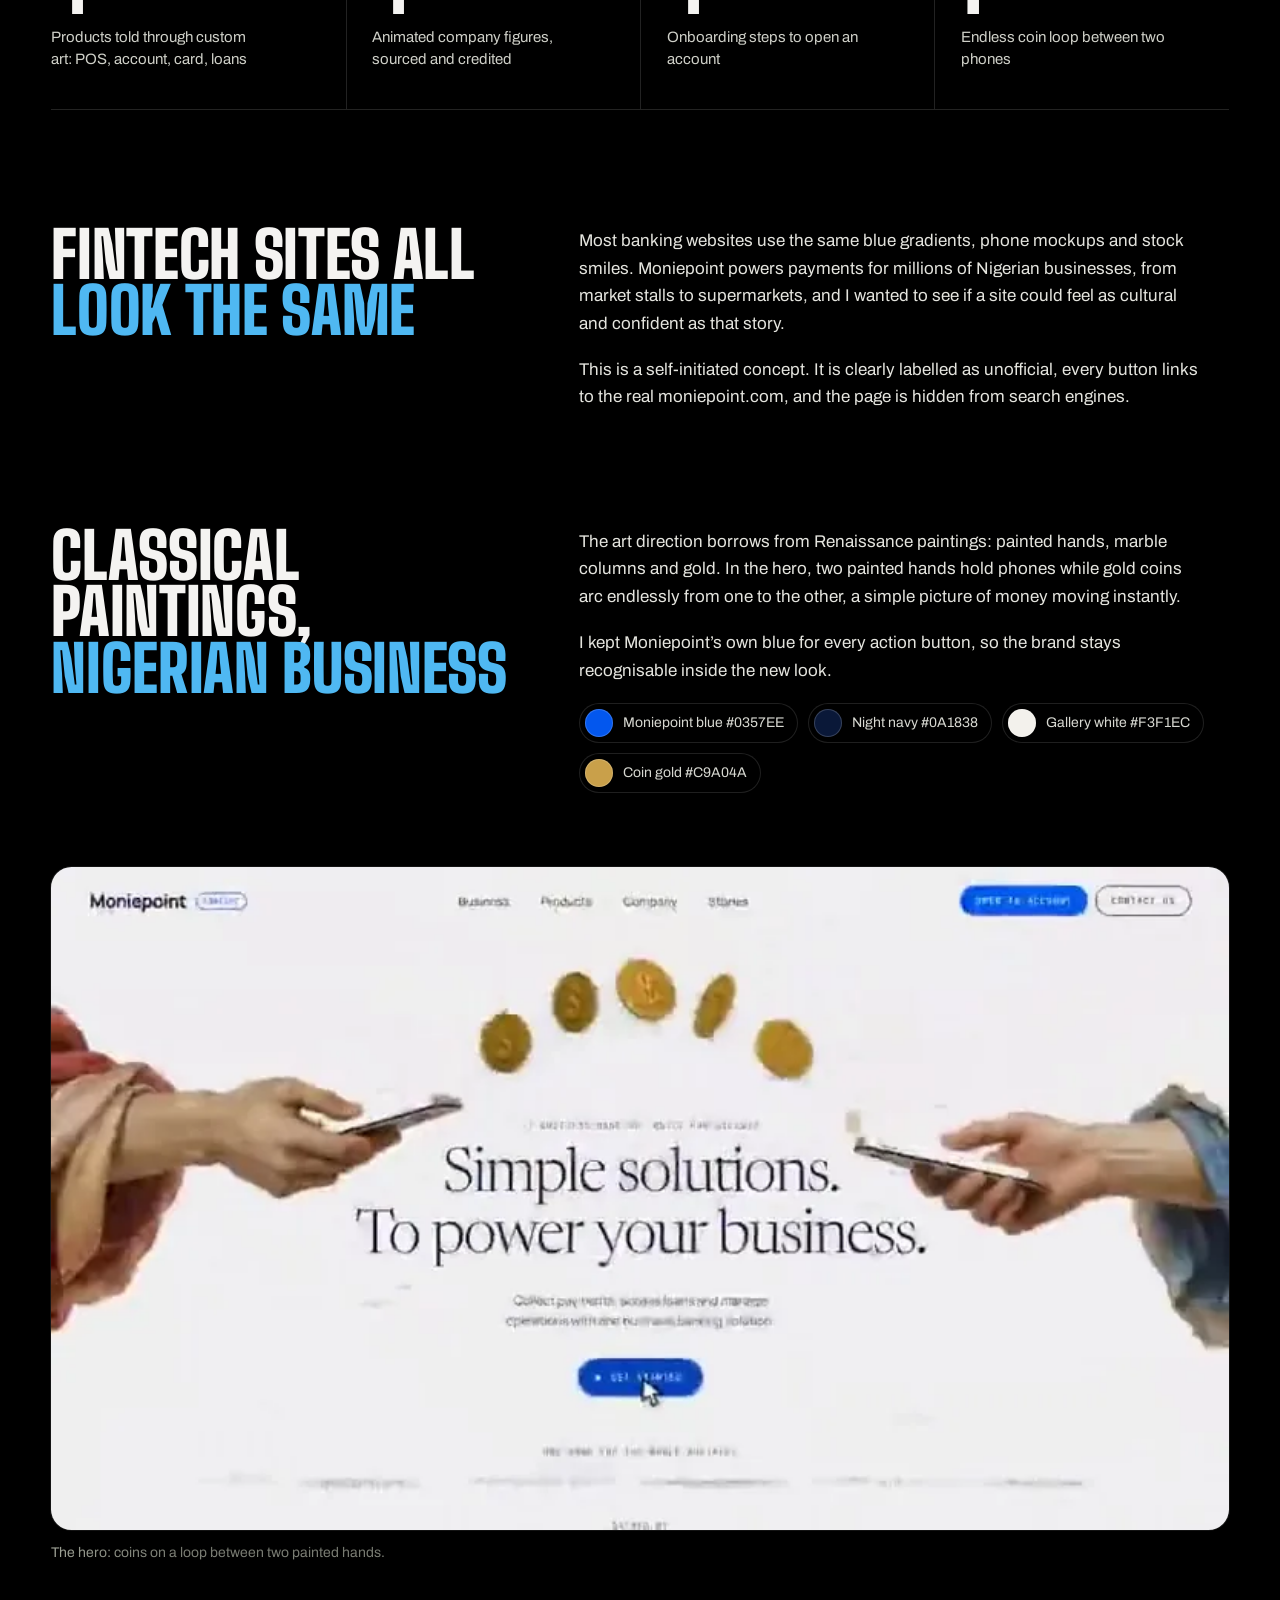
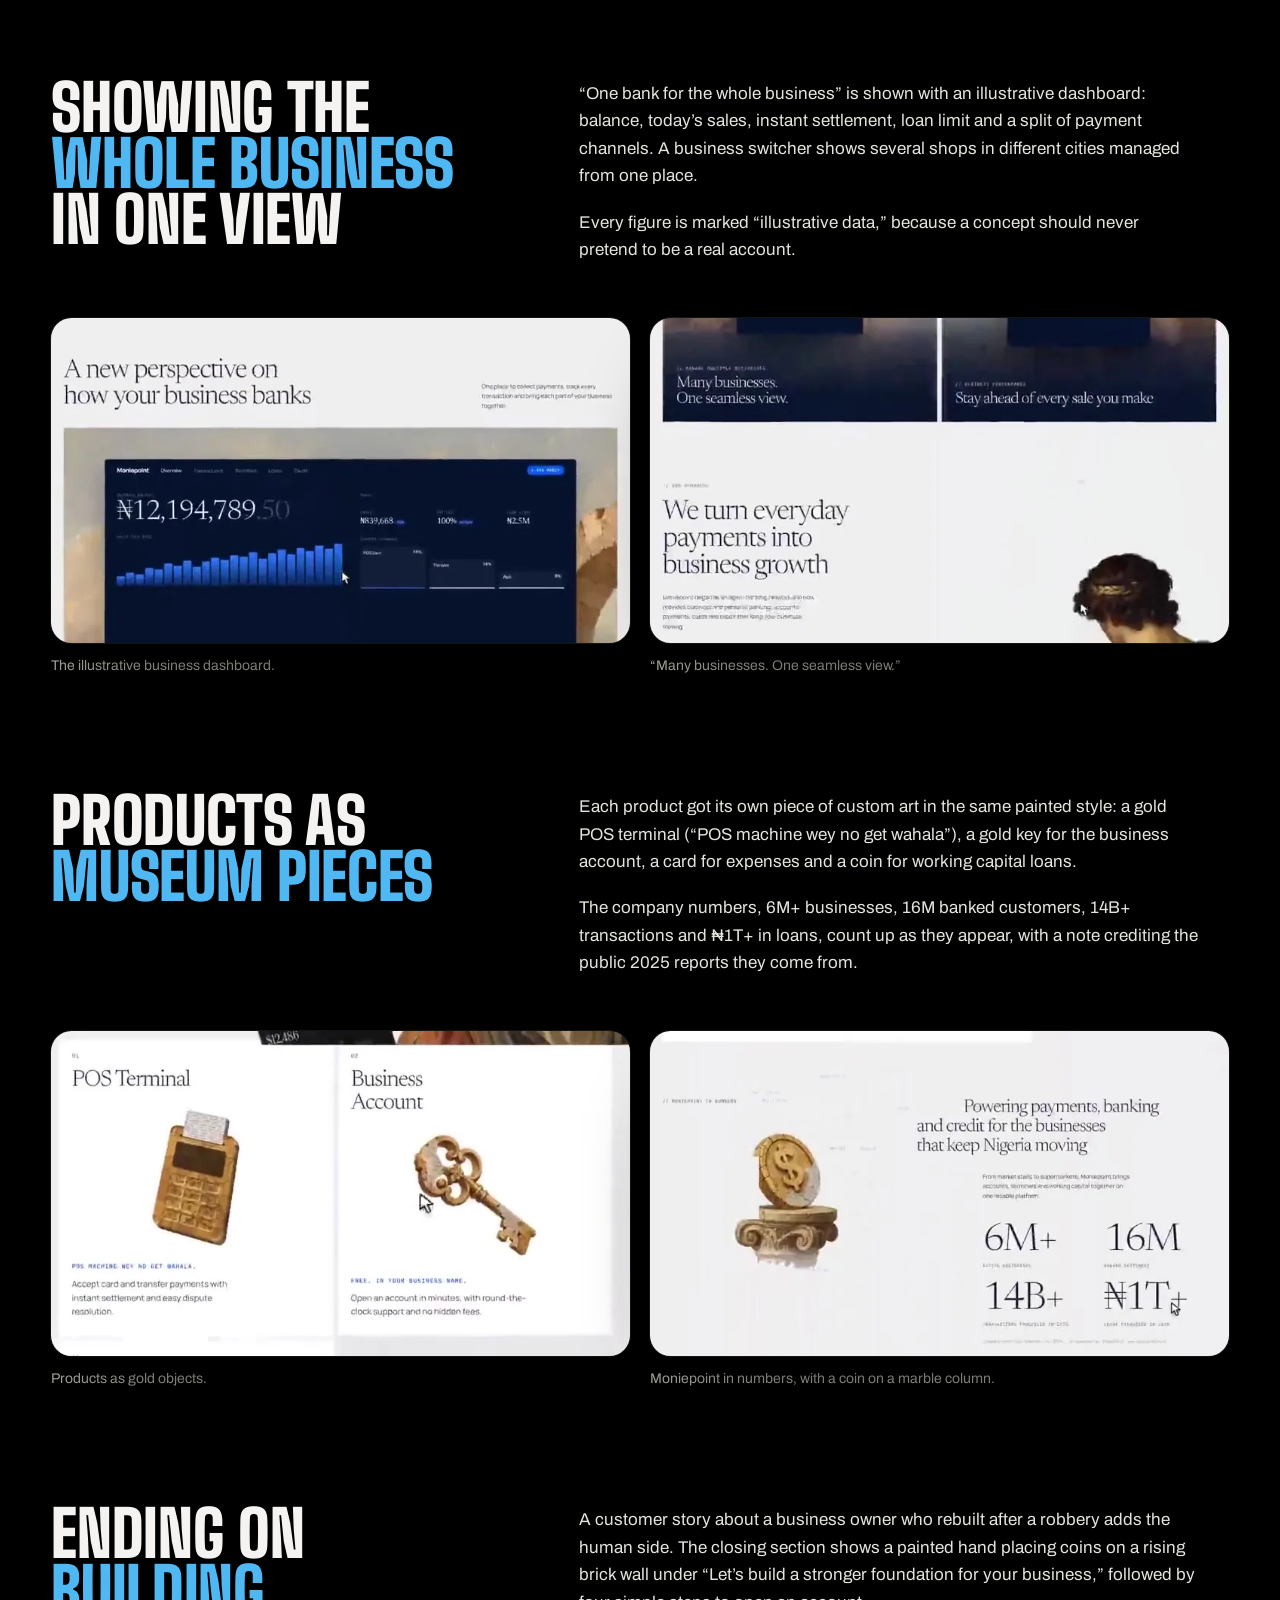
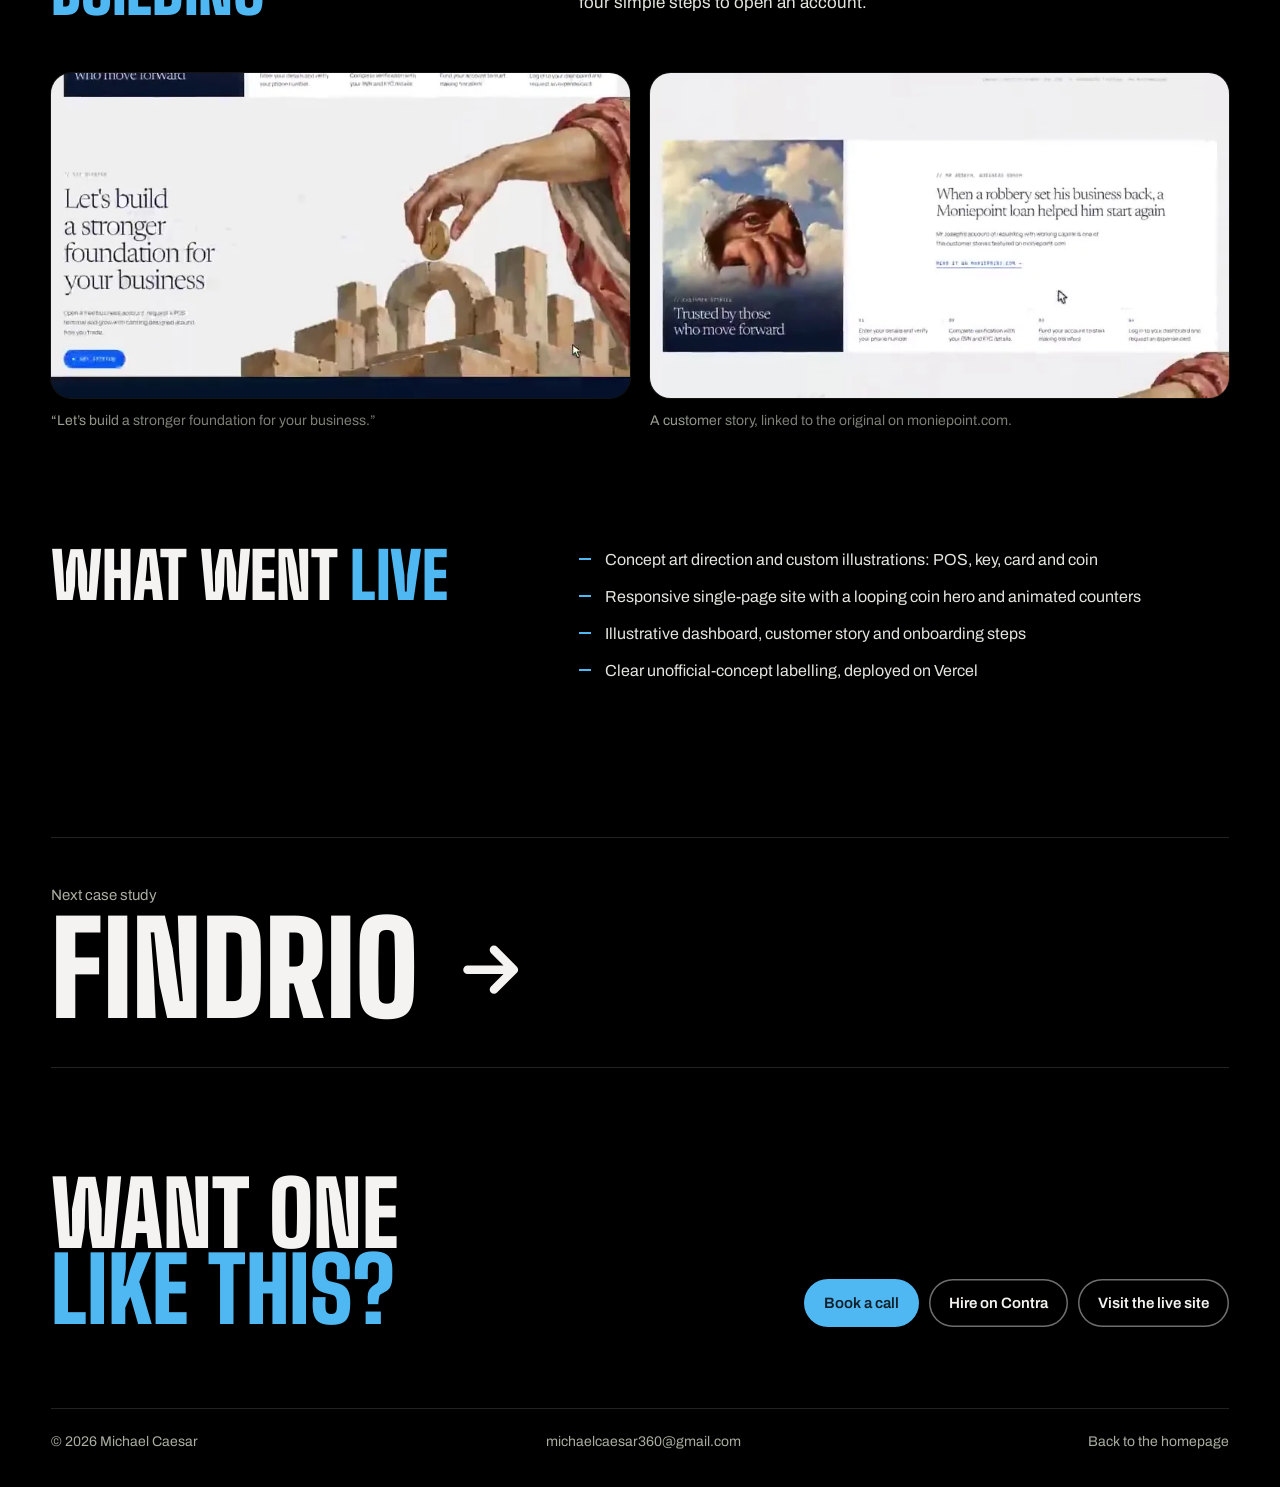
<file: moniepoint.html>
<!DOCTYPE html>
<html lang="en">
<head>
<meta charset="utf-8">
<meta name="viewport" content="width=device-width, initial-scale=1, viewport-fit=cover">
<title>Moniepoint — Unofficial concept redesign | Michael Caesar</title>
<meta name="description" content="An unofficial concept that asks what Nigeria’s biggest business bank would look like if it felt like a museum, not a template.">
<meta property="og:title" content="Moniepoint — Unofficial concept redesign | Michael Caesar">
<meta property="og:description" content="An unofficial concept that asks what Nigeria’s biggest business bank would look like if it felt like a museum, not a template.">
<meta property="og:image" content="../assets/img-14-24d221.jpg">
<link rel="preconnect" href="https://fonts.googleapis.com">
<link rel="preconnect" href="https://fonts.gstatic.com" crossorigin>
<link href="https://fonts.googleapis.com/css2?family=Big+Shoulders+Display:wght@800;900&family=Archivo:wght@400;500;600&family=Bodoni+Moda:opsz,wght@6..96,400&family=Figtree:wght@900&display=swap" rel="stylesheet">
<link rel="stylesheet" href="../assets/case.css">
</head>
<body>
<header class="bar">
  <a class="mark" href="../index.html" aria-label="Michael Caesar, home"><b>Michael</b><i>Caesar</i></a>
  <nav><a class="back" href="../index.html#cases">All case studies</a><a class="btn" href="https://contra.com/michaelcaesar360_01qebx1b" target="_blank" rel="noopener">Hire me</a></nav>
</header>
<main>
  <div class="wrap">
    <section class="hero">
      <h1>Moniepoint</h1>
      <p class="lead">An unofficial concept that asks what Nigeria’s biggest business bank would look like if it felt like a museum, not a template.</p>
      <dl class="meta"><div><dt>Client</dt><dd>Self-initiated concept</dd></div><div><dt>Industry</dt><dd>Fintech / banking</dd></div><div><dt>My role</dt><dd>Concept, illustration, build</dd></div><div><dt>Built with</dt><dd>HTML, CSS, JavaScript, Vercel</dd></div><div><dt>Live site</dt><dd><a href="https://moniepointbycaesar.vercel.app" target="_blank" rel="noopener">moniepointbycaesar.vercel.app</a></dd></div></dl>
    </section>
    <figure class="showcase rv"><div class="frame browser"><video src="../assets/video-07-c8cadf.mp4" poster="../assets/img-14-24d221.jpg" muted loop playsinline autoplay preload="metadata" aria-label="Moniepoint project walkthrough"></video></div></figure>
    <div class="facts"><div class="rv"><b>4</b><span>Products told through custom art: POS, account, card, loans</span></div><div class="rv"><b>4</b><span>Animated company figures, sourced and credited</span></div><div class="rv"><b>4</b><span>Onboarding steps to open an account</span></div><div class="rv"><b>1</b><span>Endless coin loop between two phones</span></div></div>
    <section class="ch rv"><h2>Fintech sites all <em>look the same</em></h2><div class="txt"><p>Most banking websites use the same blue gradients, phone mockups and stock smiles. Moniepoint powers payments for millions of Nigerian businesses, from market stalls to supermarkets, and I wanted to see if a site could feel as cultural and confident as that story.</p><p>This is a self-initiated concept. It is clearly labelled as unofficial, every button links to the real moniepoint.com, and the page is hidden from search engines.</p></div></section><section class="ch rv"><h2>Classical paintings, <em>Nigerian business</em></h2><div class="txt"><p>The art direction borrows from Renaissance paintings: painted hands, marble columns and gold. In the hero, two painted hands hold phones while gold coins arc endlessly from one to the other, a simple picture of money moving instantly.</p><p>I kept Moniepoint’s own blue for every action button, so the brand stays recognisable inside the new look.</p><div class="swatches"><span class="sw"><i style="background:#0357EE"></i>Moniepoint blue #0357EE</span><span class="sw"><i style="background:#0A1838"></i>Night navy #0A1838</span><span class="sw"><i style="background:#F3F1EC"></i>Gallery white #F3F1EC</span><span class="sw"><i style="background:#C9A04A"></i>Coin gold #C9A04A</span></div></div></section><div class="shots"><figure class="rv"><div class="frame"><img src="../assets/cs/monie-1.webp" alt="The hero: coins on a loop between two painted hands." loading="lazy"></div><figcaption>The hero: coins on a loop between two painted hands.</figcaption></figure></div><section class="ch rv"><h2>Showing the <em>whole business</em> in one view</h2><div class="txt"><p>“One bank for the whole business” is shown with an illustrative dashboard: balance, today’s sales, instant settlement, loan limit and a split of payment channels. A business switcher shows several shops in different cities managed from one place.</p><p>Every figure is marked “illustrative data,” because a concept should never pretend to be a real account.</p></div></section><div class="shots two"><figure class="rv"><div class="frame"><img src="../assets/cs/monie-2.webp" alt="The illustrative business dashboard." loading="lazy"></div><figcaption>The illustrative business dashboard.</figcaption></figure><figure class="rv"><div class="frame"><img src="../assets/cs/monie-3.webp" alt="“Many businesses. One seamless view.”" loading="lazy"></div><figcaption>“Many businesses. One seamless view.”</figcaption></figure></div><section class="ch rv"><h2>Products as <em>museum pieces</em></h2><div class="txt"><p>Each product got its own piece of custom art in the same painted style: a gold POS terminal (“POS machine wey no get wahala”), a gold key for the business account, a card for expenses and a coin for working capital loans.</p><p>The company numbers, 6M+ businesses, 16M banked customers, 14B+ transactions and ₦1T+ in loans, count up as they appear, with a note crediting the public 2025 reports they come from.</p></div></section><div class="shots two"><figure class="rv"><div class="frame"><img src="../assets/cs/monie-4.webp" alt="Products as gold objects." loading="lazy"></div><figcaption>Products as gold objects.</figcaption></figure><figure class="rv"><div class="frame"><img src="../assets/cs/monie-5.webp" alt="Moniepoint in numbers, with a coin on a marble column." loading="lazy"></div><figcaption>Moniepoint in numbers, with a coin on a marble column.</figcaption></figure></div><section class="ch rv"><h2>Ending on <em>building</em></h2><div class="txt"><p>A customer story about a business owner who rebuilt after a robbery adds the human side. The closing section shows a painted hand placing coins on a rising brick wall under “Let’s build a stronger foundation for your business,” followed by four simple steps to open an account.</p></div></section><div class="shots two"><figure class="rv"><div class="frame"><img src="../assets/cs/monie-6.webp" alt="“Let’s build a stronger foundation for your business.”" loading="lazy"></div><figcaption>“Let’s build a stronger foundation for your business.”</figcaption></figure><figure class="rv"><div class="frame"><img src="../assets/cs/monie-7.webp" alt="A customer story, linked to the original on moniepoint.com." loading="lazy"></div><figcaption>A customer story, linked to the original on moniepoint.com.</figcaption></figure></div>
    
    <section class="ch rv"><h2>What went <em>live</em></h2><div class="txt"><ul><li>Concept art direction and custom illustrations: POS, key, card and coin</li><li>Responsive single-page site with a looping coin hero and animated counters</li><li>Illustrative dashboard, customer story and onboarding steps</li><li>Clear unofficial-concept labelling, deployed on Vercel</li></ul></div></section>
    <a class="next" href="findrio.html"><span>Next case study</span><b>Findrio <svg viewBox="0 0 24 24" aria-hidden="true"><path d="M5 12h13M13 6l6 6-6 6" fill="none" stroke="currentColor" stroke-width="2.6" stroke-linecap="round" stroke-linejoin="round"/></svg></b></a>
    <section class="cta">
      <h2>Want one<span>like this?</span></h2>
      <div class="btns"><a class="btn" href="https://calendly.com/michaelcaesar360" target="_blank" rel="noopener">Book a call</a><a class="btn line" href="https://contra.com/michaelcaesar360_01qebx1b" target="_blank" rel="noopener">Hire on Contra</a><a class="btn line" href="https://moniepointbycaesar.vercel.app" target="_blank" rel="noopener">Visit the live site</a></div>
    </section>
    <footer class="foot"><span>&copy; 2026 Michael Caesar</span><a href="mailto:michaelcaesar360@gmail.com">michaelcaesar360@gmail.com</a><a href="../index.html">Back to the homepage</a></footer>
  </div>
</main>
<script>
(function(){
  var io=new IntersectionObserver(function(es){es.forEach(function(e){if(e.isIntersecting){e.target.classList.add('in');io.unobserve(e.target);}});},{threshold:.12,rootMargin:'0px 0px -5% 0px'});
  document.querySelectorAll('.rv').forEach(function(el){io.observe(el);});
  var v=document.querySelector('.showcase video');
  if(v){new IntersectionObserver(function(es){es.forEach(function(e){e.isIntersecting?v.play().catch(function(){}):v.pause();});}).observe(v);}
})();
</script>
</body>
</html>
</file>
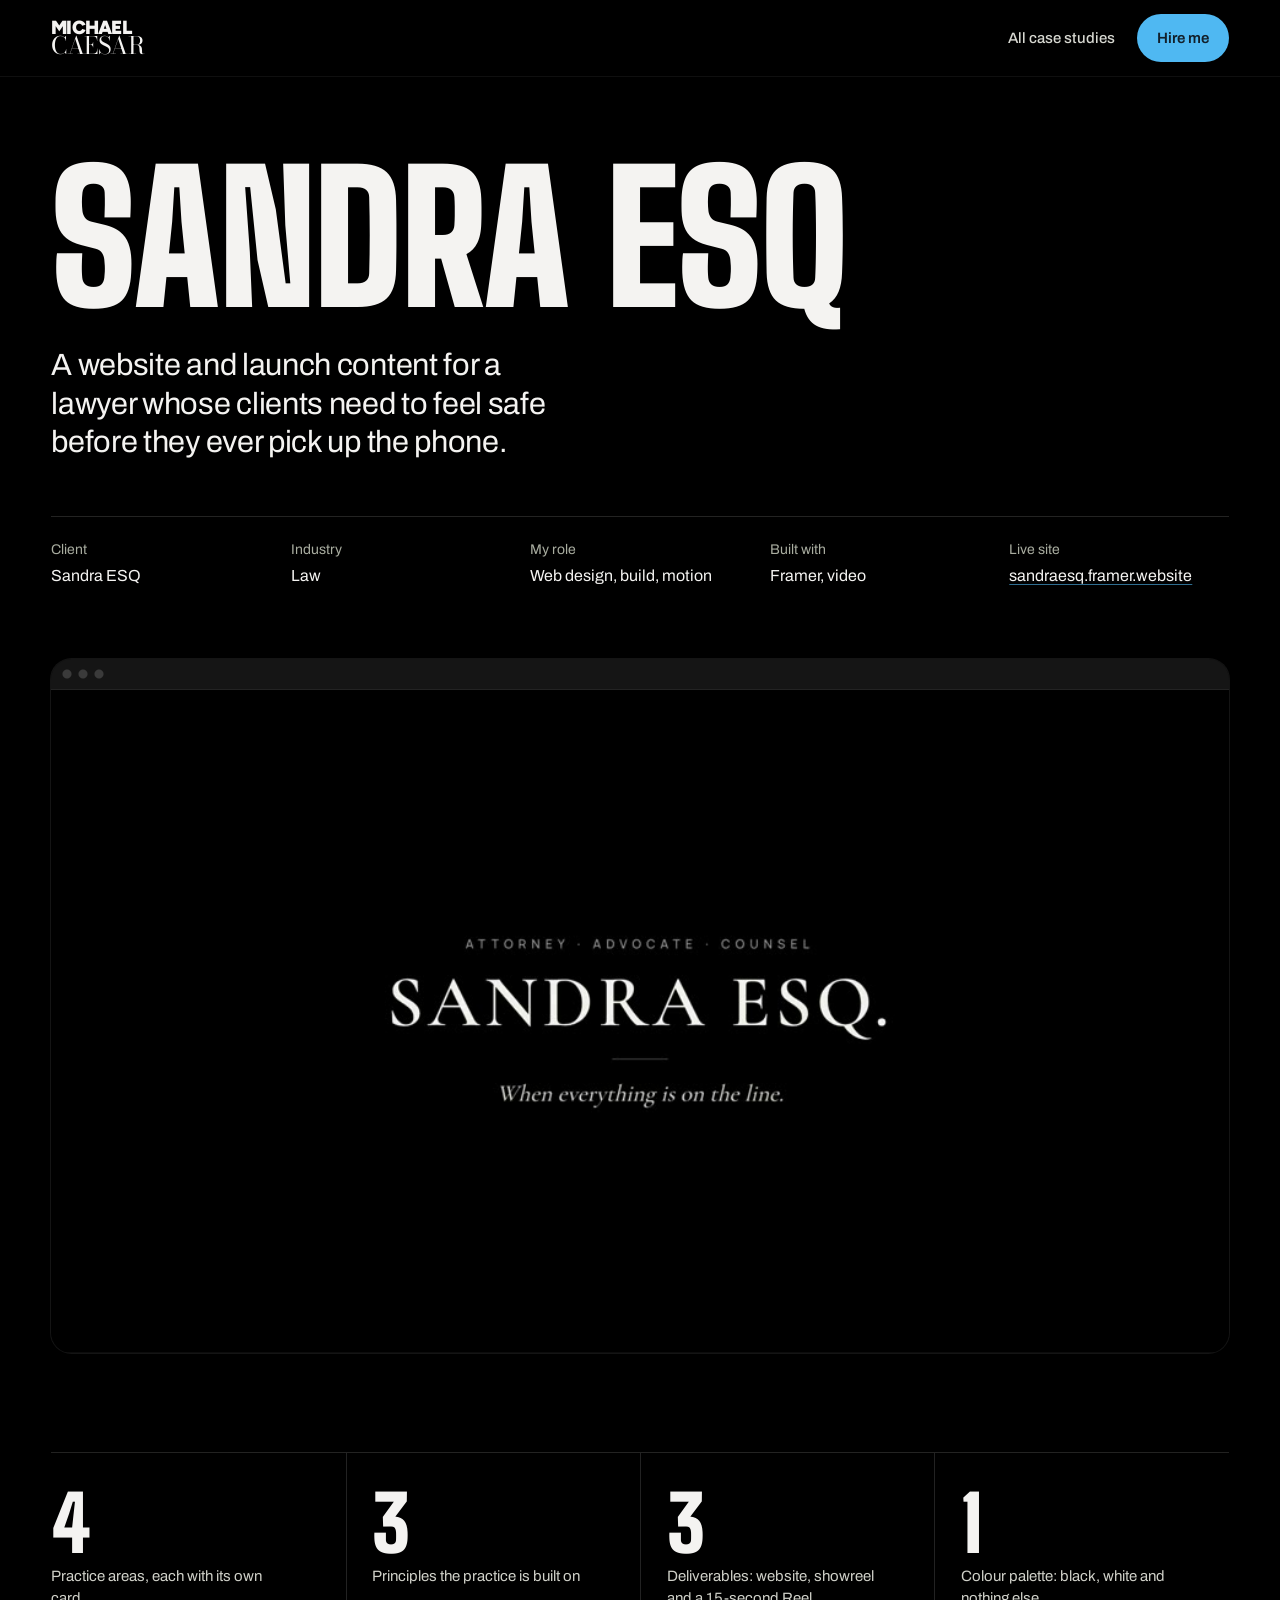
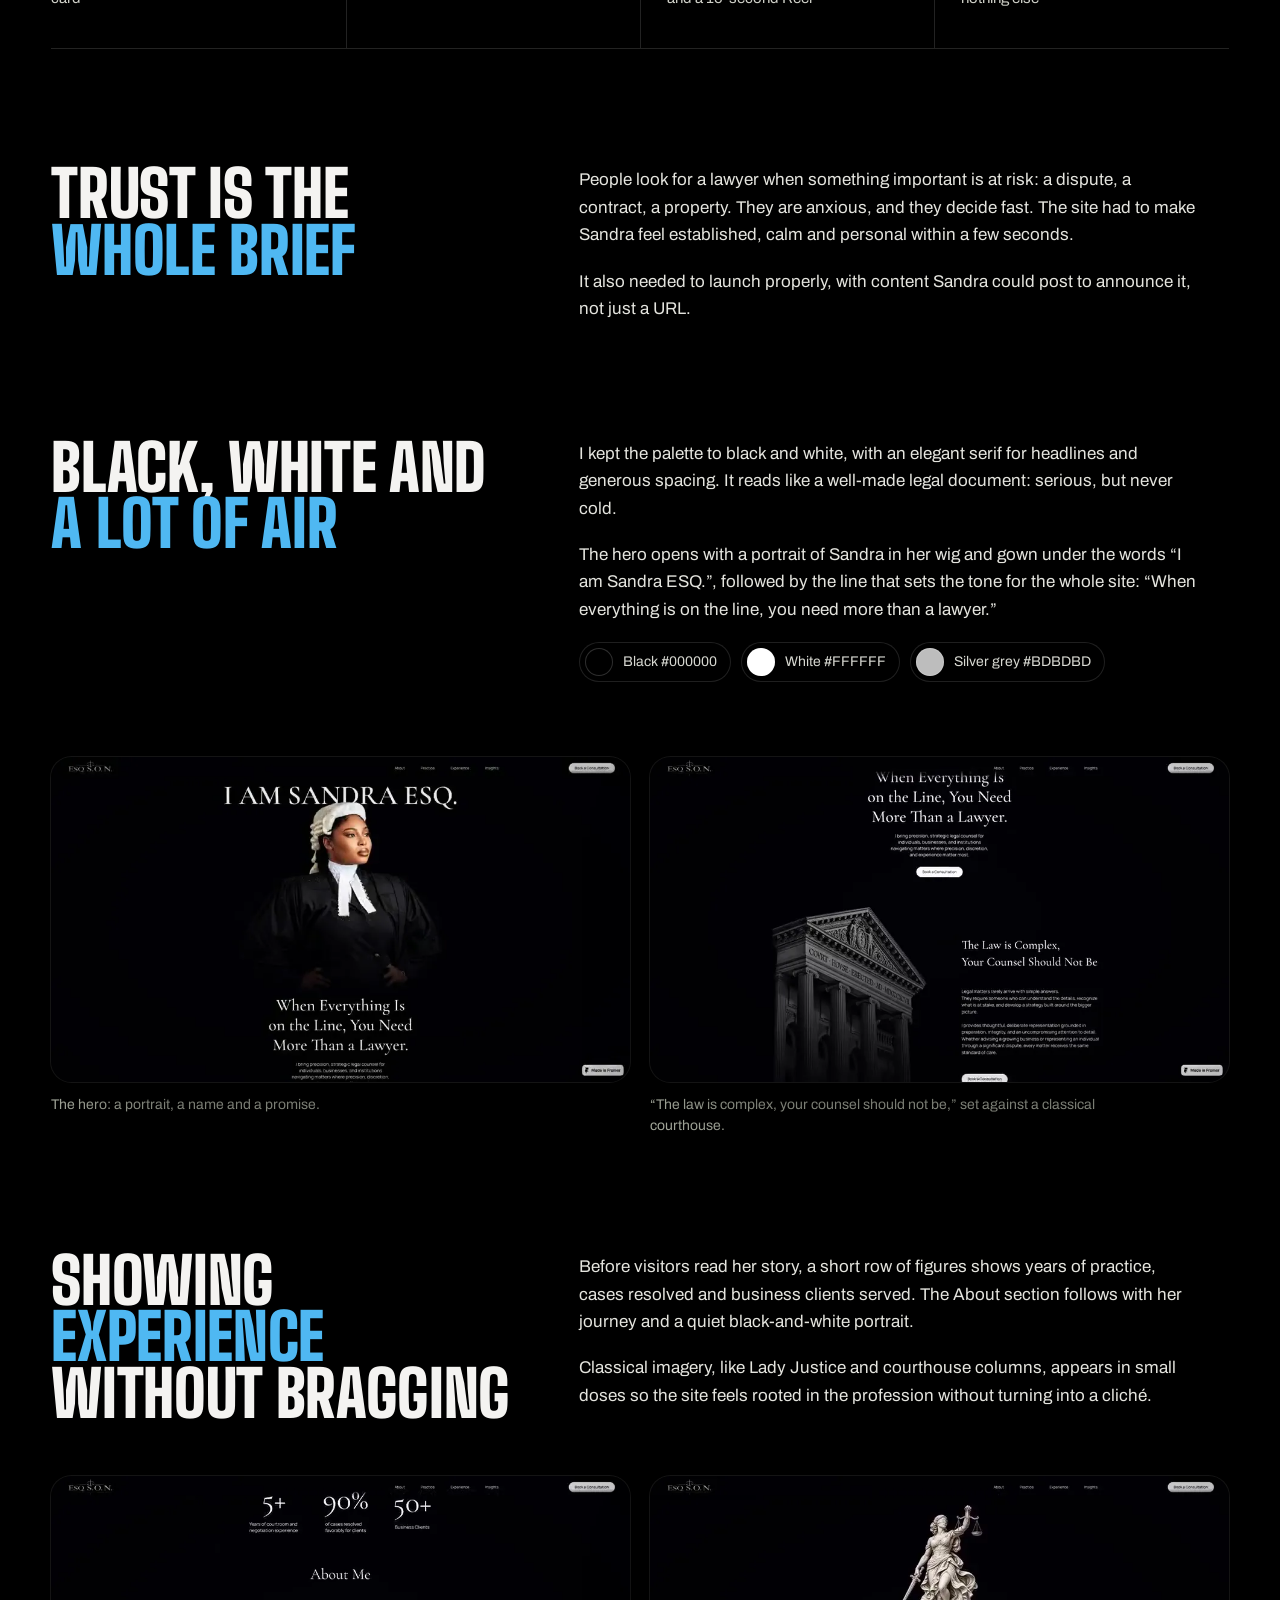
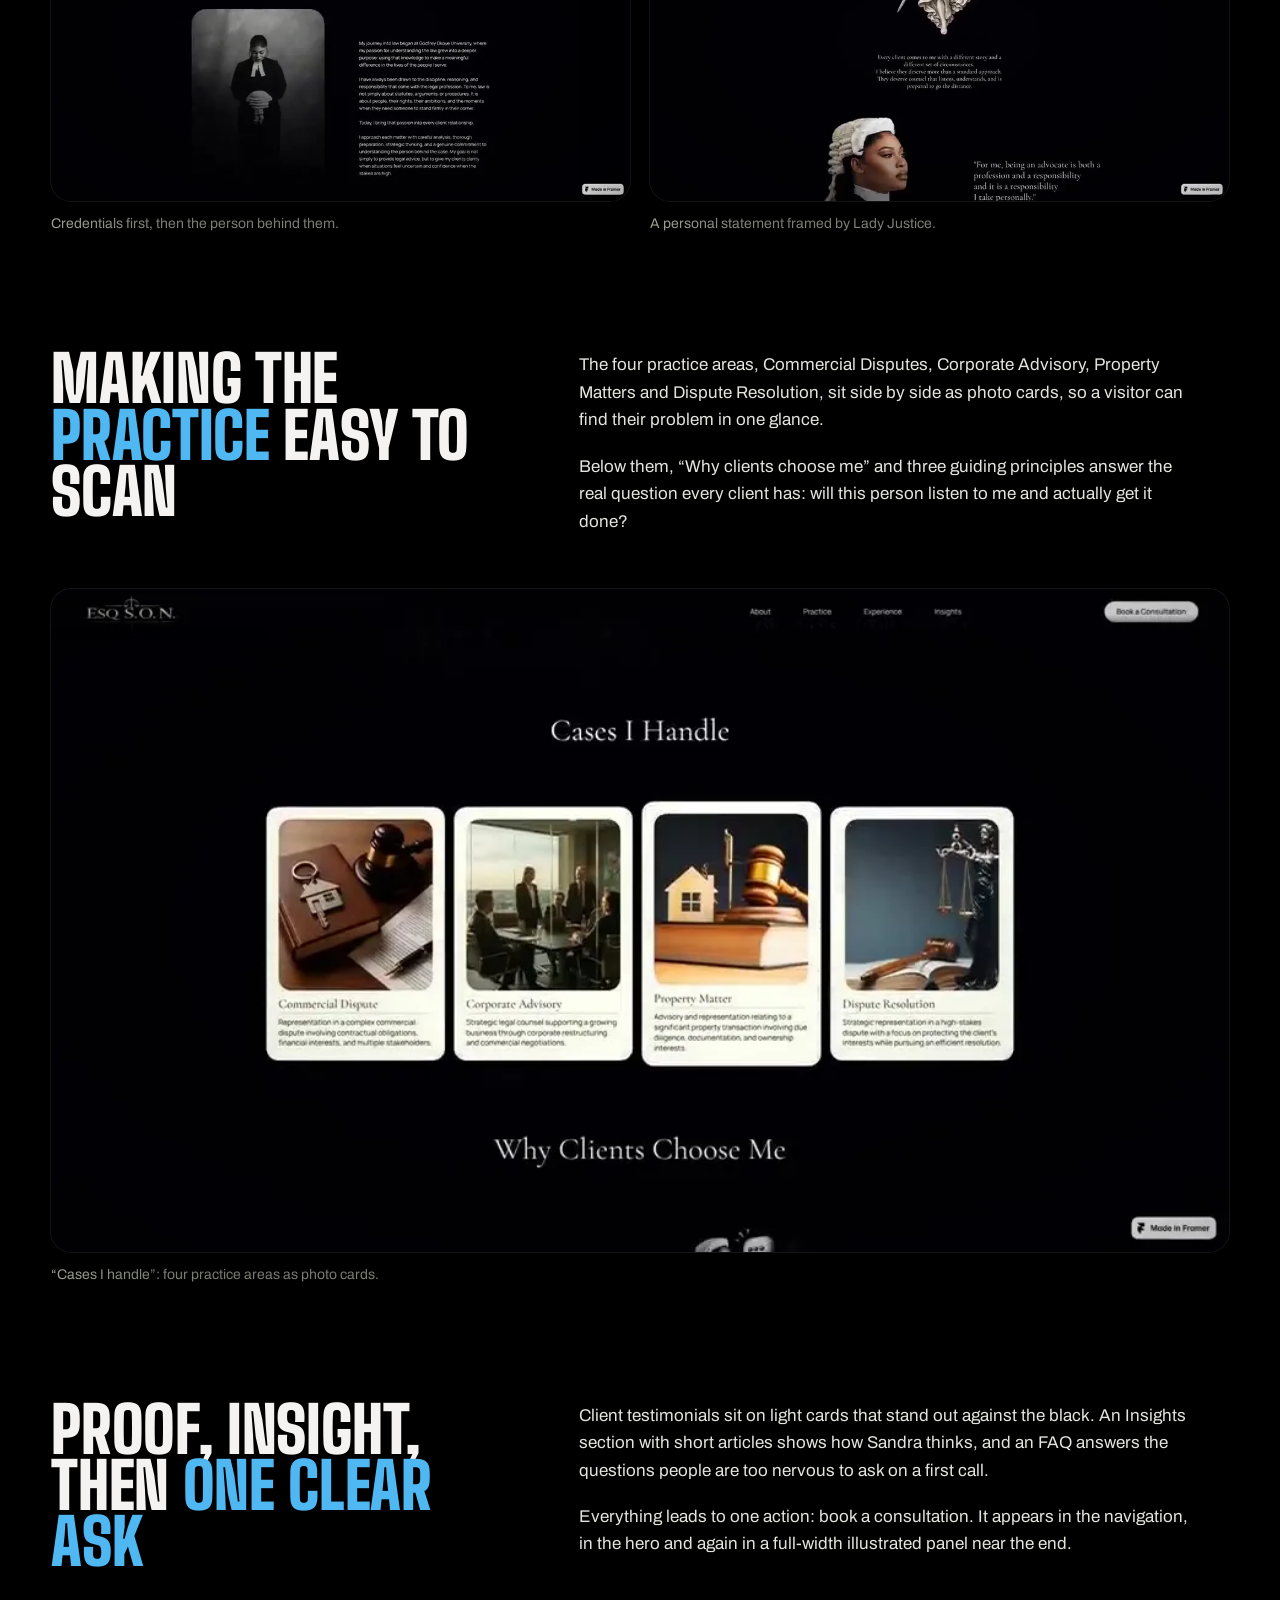
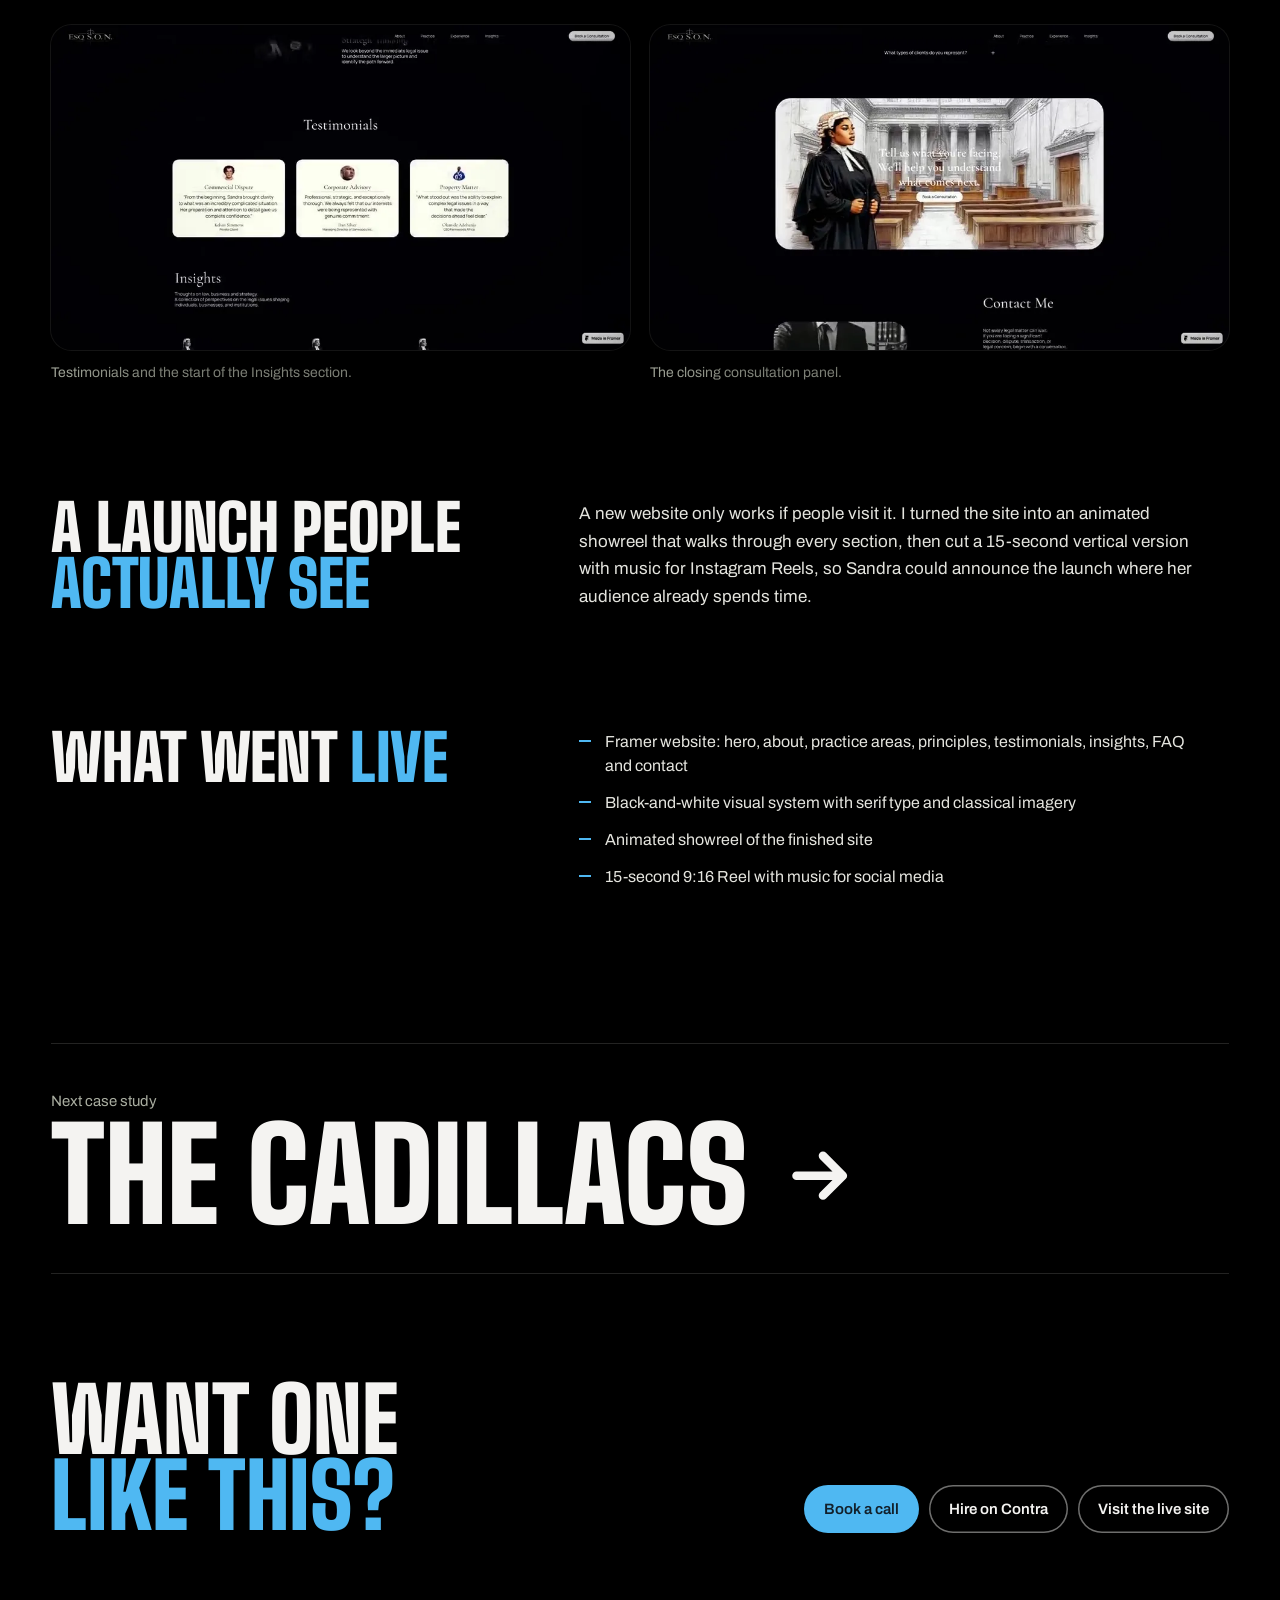
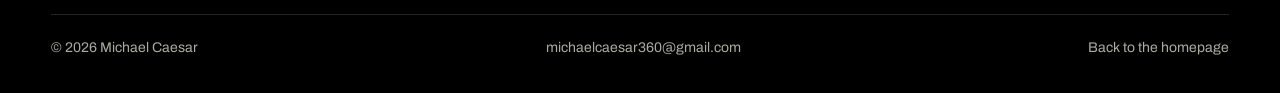
<file: sandra.html>
<!DOCTYPE html>
<html lang="en">
<head>
<meta charset="utf-8">
<meta name="viewport" content="width=device-width, initial-scale=1, viewport-fit=cover">
<title>Sandra ESQ — Law practice website and launch reel | Michael Caesar</title>
<meta name="description" content="A website and launch content for a lawyer whose clients need to feel safe before they ever pick up the phone.">
<meta property="og:title" content="Sandra ESQ — Law practice website and launch reel | Michael Caesar">
<meta property="og:description" content="A website and launch content for a lawyer whose clients need to feel safe before they ever pick up the phone.">
<meta property="og:image" content="../assets/img-10-103c03.jpg">
<link rel="preconnect" href="https://fonts.googleapis.com">
<link rel="preconnect" href="https://fonts.gstatic.com" crossorigin>
<link href="https://fonts.googleapis.com/css2?family=Big+Shoulders+Display:wght@800;900&family=Archivo:wght@400;500;600&family=Bodoni+Moda:opsz,wght@6..96,400&family=Figtree:wght@900&display=swap" rel="stylesheet">
<link rel="stylesheet" href="../assets/case.css">
</head>
<body>
<header class="bar">
  <a class="mark" href="../index.html" aria-label="Michael Caesar, home"><b>Michael</b><i>Caesar</i></a>
  <nav><a class="back" href="../index.html#cases">All case studies</a><a class="btn" href="https://contra.com/michaelcaesar360_01qebx1b" target="_blank" rel="noopener">Hire me</a></nav>
</header>
<main>
  <div class="wrap">
    <section class="hero">
      <h1>Sandra ESQ</h1>
      <p class="lead">A website and launch content for a lawyer whose clients need to feel safe before they ever pick up the phone.</p>
      <dl class="meta"><div><dt>Client</dt><dd>Sandra ESQ</dd></div><div><dt>Industry</dt><dd>Law</dd></div><div><dt>My role</dt><dd>Web design, build, motion</dd></div><div><dt>Built with</dt><dd>Framer, video</dd></div><div><dt>Live site</dt><dd><a href="https://sandraesq.framer.website" target="_blank" rel="noopener">sandraesq.framer.website</a></dd></div></dl>
    </section>
    <figure class="showcase rv"><div class="frame browser"><video src="../assets/video-03-42501f.mp4" poster="../assets/img-10-103c03.jpg" muted loop playsinline autoplay preload="metadata" aria-label="Sandra ESQ project walkthrough"></video></div></figure>
    <div class="facts"><div class="rv"><b>4</b><span>Practice areas, each with its own card</span></div><div class="rv"><b>3</b><span>Principles the practice is built on</span></div><div class="rv"><b>3</b><span>Deliverables: website, showreel and a 15-second Reel</span></div><div class="rv"><b>1</b><span>Colour palette: black, white and nothing else</span></div></div>
    <section class="ch rv"><h2>Trust is the <em>whole brief</em></h2><div class="txt"><p>People look for a lawyer when something important is at risk: a dispute, a contract, a property. They are anxious, and they decide fast. The site had to make Sandra feel established, calm and personal within a few seconds.</p><p>It also needed to launch properly, with content Sandra could post to announce it, not just a URL.</p></div></section><section class="ch rv"><h2>Black, white and <em>a lot of air</em></h2><div class="txt"><p>I kept the palette to black and white, with an elegant serif for headlines and generous spacing. It reads like a well-made legal document: serious, but never cold.</p><p>The hero opens with a portrait of Sandra in her wig and gown under the words “I am Sandra ESQ.”, followed by the line that sets the tone for the whole site: “When everything is on the line, you need more than a lawyer.”</p><div class="swatches"><span class="sw"><i style="background:#000000"></i>Black #000000</span><span class="sw"><i style="background:#FFFFFF"></i>White #FFFFFF</span><span class="sw"><i style="background:#BDBDBD"></i>Silver grey #BDBDBD</span></div></div></section><div class="shots two"><figure class="rv"><div class="frame"><img src="../assets/cs/sandra-1.webp" alt="The hero: a portrait, a name and a promise." loading="lazy"></div><figcaption>The hero: a portrait, a name and a promise.</figcaption></figure><figure class="rv"><div class="frame"><img src="../assets/cs/sandra-2.webp" alt="“The law is complex, your counsel should not be,” set against a classical courthouse." loading="lazy"></div><figcaption>“The law is complex, your counsel should not be,” set against a classical courthouse.</figcaption></figure></div><section class="ch rv"><h2>Showing <em>experience</em> without bragging</h2><div class="txt"><p>Before visitors read her story, a short row of figures shows years of practice, cases resolved and business clients served. The About section follows with her journey and a quiet black-and-white portrait.</p><p>Classical imagery, like Lady Justice and courthouse columns, appears in small doses so the site feels rooted in the profession without turning into a cliché.</p></div></section><div class="shots two"><figure class="rv"><div class="frame"><img src="../assets/cs/sandra-3.webp" alt="Credentials first, then the person behind them." loading="lazy"></div><figcaption>Credentials first, then the person behind them.</figcaption></figure><figure class="rv"><div class="frame"><img src="../assets/cs/sandra-4.webp" alt="A personal statement framed by Lady Justice." loading="lazy"></div><figcaption>A personal statement framed by Lady Justice.</figcaption></figure></div><section class="ch rv"><h2>Making the <em>practice</em> easy to scan</h2><div class="txt"><p>The four practice areas, Commercial Disputes, Corporate Advisory, Property Matters and Dispute Resolution, sit side by side as photo cards, so a visitor can find their problem in one glance.</p><p>Below them, “Why clients choose me” and three guiding principles answer the real question every client has: will this person listen to me and actually get it done?</p></div></section><div class="shots"><figure class="rv"><div class="frame"><img src="../assets/cs/sandra-5.webp" alt="“Cases I handle”: four practice areas as photo cards." loading="lazy"></div><figcaption>“Cases I handle”: four practice areas as photo cards.</figcaption></figure></div><section class="ch rv"><h2>Proof, insight, then <em>one clear ask</em></h2><div class="txt"><p>Client testimonials sit on light cards that stand out against the black. An Insights section with short articles shows how Sandra thinks, and an FAQ answers the questions people are too nervous to ask on a first call.</p><p>Everything leads to one action: book a consultation. It appears in the navigation, in the hero and again in a full-width illustrated panel near the end.</p></div></section><div class="shots two"><figure class="rv"><div class="frame"><img src="../assets/cs/sandra-6.webp" alt="Testimonials and the start of the Insights section." loading="lazy"></div><figcaption>Testimonials and the start of the Insights section.</figcaption></figure><figure class="rv"><div class="frame"><img src="../assets/cs/sandra-7.webp" alt="The closing consultation panel." loading="lazy"></div><figcaption>The closing consultation panel.</figcaption></figure></div><section class="ch rv"><h2>A launch people <em>actually see</em></h2><div class="txt"><p>A new website only works if people visit it. I turned the site into an animated showreel that walks through every section, then cut a 15-second vertical version with music for Instagram Reels, so Sandra could announce the launch where her audience already spends time.</p></div></section>
    
    <section class="ch rv"><h2>What went <em>live</em></h2><div class="txt"><ul><li>Framer website: hero, about, practice areas, principles, testimonials, insights, FAQ and contact</li><li>Black-and-white visual system with serif type and classical imagery</li><li>Animated showreel of the finished site</li><li>15-second 9:16 Reel with music for social media</li></ul></div></section>
    <a class="next" href="cadillacs.html"><span>Next case study</span><b>The Cadillacs <svg viewBox="0 0 24 24" aria-hidden="true"><path d="M5 12h13M13 6l6 6-6 6" fill="none" stroke="currentColor" stroke-width="2.6" stroke-linecap="round" stroke-linejoin="round"/></svg></b></a>
    <section class="cta">
      <h2>Want one<span>like this?</span></h2>
      <div class="btns"><a class="btn" href="https://calendly.com/michaelcaesar360" target="_blank" rel="noopener">Book a call</a><a class="btn line" href="https://contra.com/michaelcaesar360_01qebx1b" target="_blank" rel="noopener">Hire on Contra</a><a class="btn line" href="https://sandraesq.framer.website" target="_blank" rel="noopener">Visit the live site</a></div>
    </section>
    <footer class="foot"><span>&copy; 2026 Michael Caesar</span><a href="mailto:michaelcaesar360@gmail.com">michaelcaesar360@gmail.com</a><a href="../index.html">Back to the homepage</a></footer>
  </div>
</main>
<script>
(function(){
  var io=new IntersectionObserver(function(es){es.forEach(function(e){if(e.isIntersecting){e.target.classList.add('in');io.unobserve(e.target);}});},{threshold:.12,rootMargin:'0px 0px -5% 0px'});
  document.querySelectorAll('.rv').forEach(function(el){io.observe(el);});
  var v=document.querySelector('.showcase video');
  if(v){new IntersectionObserver(function(es){es.forEach(function(e){e.isIntersecting?v.play().catch(function(){}):v.pause();});}).observe(v);}
})();
</script>
</body>
</html>
</file>
<file: assets/case.css>
:root{
  --bg:#000;--ink:#F4F3F1;--muted:#A9ADA0;--line:rgba(244,243,241,.14);--sky:#4FB8F2;--volt:#FFE600;--paper:#F4F3F1;
  --display:"Big Shoulders Display","Arial Narrow",Impact,sans-serif;
  --body:"Archivo",system-ui,-apple-system,"Segoe UI",sans-serif;
  --pad:clamp(20px,4vw,64px);--max:1320px;color-scheme:dark
}
*{box-sizing:border-box}
html{background:var(--bg)}
body{margin:0;background:var(--bg);color:var(--ink);font-family:var(--body);font-size:17px;line-height:1.6;-webkit-font-smoothing:antialiased;text-rendering:optimizeLegibility}
img,video{display:block;max-width:100%}
a{color:inherit}
::selection{background:var(--sky);color:#0b1620}

/* top bar */
.bar{position:sticky;top:0;z-index:20;display:flex;align-items:center;justify-content:space-between;gap:16px;padding:14px var(--pad);background:rgba(0,0,0,.72);-webkit-backdrop-filter:blur(16px) saturate(140%);backdrop-filter:blur(16px) saturate(140%);border-bottom:1px solid rgba(255,255,255,.06)}
.mark{text-decoration:none;line-height:.86;display:block}
.mark b{display:block;font-family:"Figtree",var(--body);font-weight:900;font-size:19px;letter-spacing:-.04em;text-transform:uppercase}
.mark i{display:block;font-family:"Bodoni Moda",Georgia,serif;font-style:normal;font-size:24px;letter-spacing:-.02em;text-transform:uppercase}
.bar nav{display:flex;align-items:center;gap:8px}
.bar nav a.back{font-size:15px;font-weight:500;text-decoration:none;padding:10px 14px;border-radius:999px;color:#D7D8D1;transition:background .25s ease,color .25s ease}
.bar nav a.back:hover{background:rgba(255,255,255,.08);color:var(--ink)}
.btn{display:inline-flex;align-items:center;gap:10px;background:var(--sky);color:#12202B;text-decoration:none;font-weight:600;font-size:15px;padding:12px 20px;border-radius:999px;transition:background .25s ease,transform .25s ease,color .25s ease;white-space:nowrap}
.btn:hover{background:var(--volt)}
.btn.line{background:transparent;color:var(--ink);box-shadow:inset 0 0 0 1.5px rgba(244,243,241,.45)}
.btn.line:hover{background:var(--paper);color:#12202B;box-shadow:none}

/* hero */
.wrap{max-width:var(--max);margin:0 auto;padding:0 var(--pad)}
.hero{padding:clamp(56px,10vh,120px) 0 clamp(36px,6vh,64px)}
.hero h1{font-family:var(--display);font-weight:900;text-transform:uppercase;font-size:clamp(50px,14vw,230px);overflow-wrap:break-word;line-height:.8;letter-spacing:-.01em;margin:0}
.hero .lead{max-width:30ch;font-size:clamp(22px,2.4vw,34px);line-height:1.25;letter-spacing:-.01em;margin:clamp(26px,4vh,40px) 0 0;color:var(--ink)}
.meta{display:grid;grid-template-columns:repeat(5,minmax(0,1fr));gap:20px;margin:clamp(40px,6vh,64px) 0 0;padding:22px 0 0;border-top:1px solid var(--line)}
.meta dt{font-size:14px;color:var(--muted);margin-bottom:4px}
.meta dd{margin:0;font-size:16px;line-height:1.4}
.meta dd a{text-decoration:underline;text-underline-offset:3px;text-decoration-color:rgba(79,184,242,.6)}
.meta dd a:hover{color:var(--sky)}

/* media frames */
.frame{position:relative;border-radius:clamp(14px,1.6vw,24px);overflow:hidden;background:#0c0c0c;box-shadow:0 0 0 1px rgba(255,255,255,.08),0 40px 90px -40px rgba(0,0,0,.9)}
.frame img,.frame video{width:100%;height:auto}
.frame.tall{max-width:400px;margin:0 auto}
.frame.browser::before{content:"";display:block;height:30px;background:#151515 radial-gradient(circle at 16px 15px,#3a3a3a 4px,transparent 5px),radial-gradient(circle at 30px 15px,#3a3a3a 4px,transparent 5px);background-color:#151515;background-image:radial-gradient(circle at 16px 15px,#3a3a3a 4px,transparent 5px),radial-gradient(circle at 32px 15px,#3a3a3a 4px,transparent 5px),radial-gradient(circle at 48px 15px,#3a3a3a 4px,transparent 5px);border-bottom:1px solid rgba(255,255,255,.06)}
.showcase{margin-top:clamp(8px,2vh,24px)}
.showcase .frame{max-height:none}
figure{margin:0}
figcaption{font-size:14px;line-height:1.5;color:var(--muted);margin-top:12px;max-width:60ch}

/* facts */
.facts{display:grid;grid-template-columns:repeat(4,minmax(0,1fr));gap:0;margin:clamp(70px,11vh,130px) auto 0;border-top:1px solid var(--line);border-bottom:1px solid var(--line)}
.facts div{padding:clamp(22px,3vw,40px) clamp(10px,1.4vw,24px) clamp(22px,3vw,40px) 0}
.facts div+div{padding-left:clamp(16px,2vw,32px);border-left:1px solid var(--line)}
.facts b{display:block;font-family:var(--display);font-weight:900;font-size:clamp(54px,6vw,96px);line-height:.85;color:var(--ink)}
.facts span{display:block;margin-top:10px;font-size:15px;line-height:1.45;color:#CFD0C8;max-width:24ch}

/* chapters */
.ch{display:grid;grid-template-columns:minmax(0,5fr) minmax(0,7fr);gap:clamp(28px,5vw,90px);padding:clamp(80px,13vh,150px) 0 0}
.ch h2{font-family:var(--display);font-weight:900;text-transform:uppercase;font-size:clamp(44px,5vw,84px);line-height:.88;letter-spacing:-.005em;margin:0;position:sticky;top:110px;align-self:start}
.ch h2 em{font-style:normal;color:var(--sky)}
.ch .txt p{margin:0 0 1.1em;font-size:clamp(17px,1.3vw,20px);line-height:1.62;color:#E4E4DE;max-width:62ch}
.ch .txt p:last-child{margin-bottom:0}
.ch .txt ul{margin:0 0 1.1em;padding:0;list-style:none;display:grid;gap:12px;max-width:62ch}
.ch .txt li{position:relative;padding-left:26px;font-size:clamp(16px,1.2vw,19px);line-height:1.55;color:#E4E4DE}
.ch .txt li::before{content:"";position:absolute;left:0;top:.62em;width:12px;height:2px;background:var(--sky)}
.ch .txt li b{color:var(--ink);font-weight:600}
.shots{padding-top:clamp(40px,6vh,70px);display:grid;gap:clamp(14px,1.6vw,24px)}
.shots.two{grid-template-columns:repeat(2,minmax(0,1fr))}
.shots.three{grid-template-columns:repeat(3,minmax(0,1fr))}
.shots.portrait{grid-template-columns:repeat(4,minmax(0,1fr))}

/* palette */
.swatches{display:flex;flex-wrap:wrap;gap:10px;margin:6px 0 1.2em}
.sw{display:flex;align-items:center;gap:10px;padding:6px 14px 6px 6px;border-radius:999px;box-shadow:inset 0 0 0 1px rgba(255,255,255,.12);font-size:14px;color:#D7D8D1}
.sw i{width:28px;height:28px;border-radius:50%;box-shadow:inset 0 0 0 1px rgba(255,255,255,.18)}

/* quote */
.quote{padding:clamp(90px,14vh,160px) 0 0}
.quote blockquote{margin:0;font-family:var(--body);font-weight:500;font-size:clamp(26px,2.8vw,44px);line-height:1.28;letter-spacing:-.015em;max-width:30ch}
.quote blockquote::before{content:"\201C";color:var(--sky)}
.quote blockquote::after{content:"\201D";color:var(--sky)}
.quote p{margin:24px 0 0;font-size:16px;color:#CFD0C8}
.quote p b{color:var(--ink);font-weight:600}

/* next + cta */
.next{display:block;text-decoration:none;margin-top:clamp(100px,15vh,180px);padding:clamp(34px,5vh,60px) 0;border-top:1px solid var(--line);border-bottom:1px solid var(--line);transition:color .3s ease}
.next span{display:block;font-size:15px;color:var(--muted);margin-bottom:10px}
.next b{display:flex;align-items:center;gap:.25em;font-family:var(--display);font-weight:900;text-transform:uppercase;font-size:clamp(46px,10vw,170px);line-height:.82}
.next b svg{width:.62em;height:.62em;flex:none;transition:transform .4s cubic-bezier(.2,.8,.2,1)}
.next:hover{color:var(--sky)}
.next:hover b svg{transform:translateX(.12em)}
.cta{display:grid;grid-template-columns:minmax(0,1fr) auto;align-items:end;gap:30px;padding:clamp(80px,12vh,140px) 0 clamp(60px,9vh,100px)}
.cta h2{font-family:var(--display);font-weight:900;text-transform:uppercase;font-size:clamp(56px,7vw,120px);line-height:.84;margin:0}
.cta h2 span{display:block;color:var(--sky)}
.cta .btns{display:flex;gap:10px;flex-wrap:wrap;justify-content:flex-end}
.foot{display:flex;justify-content:space-between;gap:16px;flex-wrap:wrap;padding:22px 0 34px;border-top:1px solid var(--line);font-size:14px;color:var(--muted)}
.foot a{text-decoration:none}.foot a:hover{color:var(--ink)}

/* reveal */
.rv{opacity:0;transform:translateY(30px);transition:opacity .9s cubic-bezier(.2,.8,.2,1),transform .9s cubic-bezier(.2,.8,.2,1)}
.rv.in{opacity:1;transform:none}
@media (prefers-reduced-motion:reduce){.rv{opacity:1;transform:none;transition:none}}

@media (max-width:1000px){
  .meta{grid-template-columns:repeat(3,minmax(0,1fr));row-gap:22px}
  .facts{grid-template-columns:repeat(2,minmax(0,1fr))}
  .facts div:nth-child(3){padding-left:0;border-left:0}
  .facts div:nth-child(n+3){border-top:1px solid var(--line)}
  .ch{grid-template-columns:1fr;gap:24px}
  .ch h2{position:static}
  .shots.portrait{grid-template-columns:repeat(2,minmax(0,1fr))}
  .shots.three{grid-template-columns:repeat(2,minmax(0,1fr))}
  .cta{grid-template-columns:1fr}
  .cta .btns{justify-content:flex-start}
}
@media (max-width:640px){
  body{font-size:16px}
  .bar nav a.back{display:none}
  .meta{grid-template-columns:repeat(2,minmax(0,1fr))}
  .shots.two,.shots.three{grid-template-columns:1fr}
  .facts b{font-size:56px}
  .mark b{font-size:17px}.mark i{font-size:21px}
  .btn{padding:11px 16px;font-size:14px}
}
</file>
